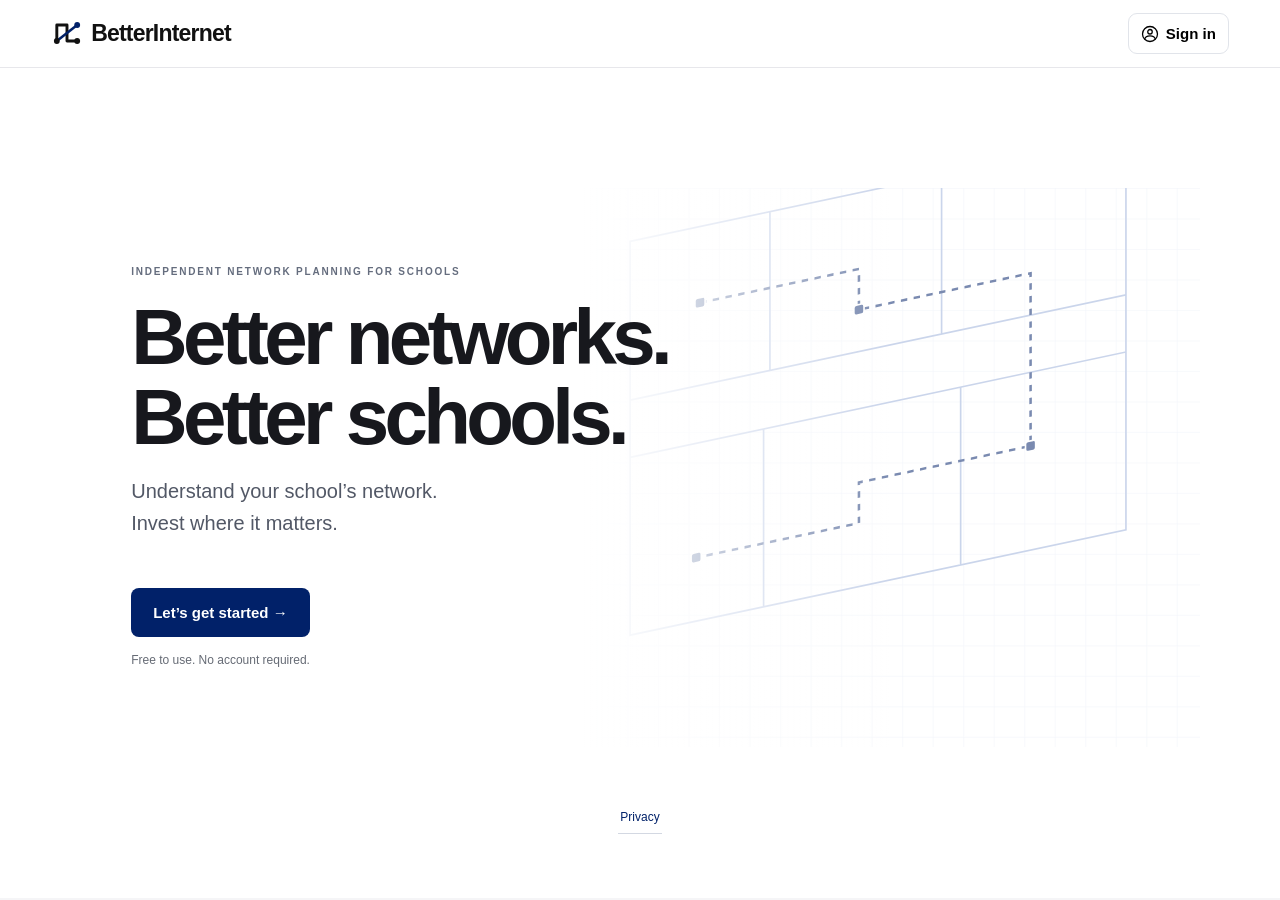
<file: index.html>
<!doctype html><html lang="en"><head><meta charset="utf-8"><meta name="viewport" content="width=device-width,initial-scale=1"><meta name="description" content="BetterInternet school network planning studio, EE 582 final 1.0."><link rel="icon" href="[data-uri]" type="image/svg+xml"><title>BetterInternet — School network design studio</title><style>
:root{color-scheme:light;--bg:#f5f5f7;--panel:#ffffff;--line:#dce3ec;--text:#000000;--muted:#000000;--blue:#012169;--accent:#202020}*{box-sizing:border-box}body{margin:0;background:var(--bg);color:var(--text);font:14px/1.55 Inter, -apple-system, BlinkMacSystemFont, "Segoe UI", sans-serif}button,input,select{font:inherit}button{cursor:pointer;color:var(--text);background:#ffffff;border:1px solid #cbd5e1;border-radius:8px;padding:8px 12px}button:hover{background:#edf1f7}button:focus-visible,input:focus-visible,select:focus-visible,[tabindex]:focus-visible{outline:2px solid var(--blue);outline-offset:3px}button.primary{background:#012169;color:#ffffff;border-color:#012169;font-weight:700}button.active{border-color:var(--blue);background:#eef2ff}button:disabled{opacity:.4;cursor:not-allowed}header{height:64px;border-bottom:1px solid var(--line);display:flex;align-items:center;justify-content:space-between;padding:0 clamp(16px,4vw,54px)}.brand{font-size:22px;font-weight:750;letter-spacing:-.9px;display:flex;gap:9px;align-items:center}.brand b{color:var(--blue)}.brand svg{width:27px}.eyebrow{font-size:11px;letter-spacing:1.7px;color:var(--accent);font-weight:700}.muted{color:var(--muted)}main{max-width:1540px;margin:auto;padding:28px clamp(16px,4vw,54px) 40px}.intro{display:flex;justify-content:space-between;align-items:end;gap:20px;margin-bottom:24px}h1{font-size:clamp(26px,3vw,39px);letter-spacing:-1.3px;line-height:1.12;margin:7px 0 8px}p{margin:0}.draft{color:var(--muted);font-size:12px;border:1px solid var(--line);border-radius:20px;padding:5px 11px;white-space:nowrap}.steps{display:grid;grid-template-columns:repeat(4,1fr);gap:8px;margin-bottom:20px}.step{border:1px solid var(--line);border-radius:9px;padding:10px 12px;display:flex;gap:9px;align-items:center;color:var(--muted)}.step strong{font-size:13px}.step span{font-size:11px;color:#000000}.step.current{background:#eef2ff;border-color:#8293b0;color:var(--text)}.step.current span{color:var(--blue)}.metrics{display:grid;grid-template-columns:repeat(4,1fr);gap:10px;margin:0 0 16px}.metric{border:1px solid var(--line);background:var(--panel);border-radius:10px;padding:12px 15px}.metric small{color:var(--muted)}.metric b{display:block;font-size:25px;line-height:1.4;letter-spacing:-.6px;font-variant-numeric:tabular-nums}.workspace{display:grid;grid-template-columns:minmax(0,1fr) 300px;gap:14px;align-items:start}.panel{border:1px solid var(--line);background:var(--panel);border-radius:12px;overflow:hidden}.panel-head{padding:14px 16px;border-bottom:1px solid var(--line);display:flex;align-items:center;justify-content:space-between;gap:8px;flex-wrap:wrap}.panel-head strong{font-size:15px}.toolbar{display:flex;gap:6px;flex-wrap:wrap}.toolbar button{font-size:12px;padding:6px 9px}.canvas{padding:12px;background:#f7f9fc}#plan{width:100%;height:auto;display:block;touch-action:none;user-select:none}.room{cursor:pointer;outline:none}.room>rect:first-child{fill:#f0f4f8;stroke:#8999ad;stroke-width:1.7}.room:hover>rect:first-child,.room:focus-visible>rect:first-child{fill:#edf1f7}.room.selected>rect:first-child{fill:#eef2ff;stroke:#012169;stroke-width:2.6}.room text{pointer-events:none}.room .furniture{stroke:#a5b3c4;fill:#d9e2ed;stroke-width:1;opacity:.65}.marker{cursor:grab;outline:none}.marker:active{cursor:grabbing}.marker:focus-visible .body,.marker.selected .body{stroke:#012169;stroke-width:2.8}.legend{padding:10px 16px;border-top:1px solid var(--line);display:flex;gap:16px;flex-wrap:wrap;color:var(--muted);font-size:12px}.dot{display:inline-block;width:9px;height:9px;border-radius:50%;margin-right:5px;background:var(--blue)}.square{display:inline-block;width:9px;height:9px;border-radius:1px;background:var(--accent);margin-right:5px}.inspector{padding:16px}.inspector h2{font-size:19px;margin:0 0 3px;letter-spacing:-.35px}.fields{display:grid;gap:13px;margin-top:18px}.fields label{display:block;font-size:12px;color:var(--muted);margin-bottom:4px}.fields input,.fields select{width:100%;padding:8px 9px;background:#ffffff;border:1px solid #cbd5e1;border-radius:7px;color:var(--text)}.pair{display:grid;grid-template-columns:1fr 1fr;gap:9px}.note{font-size:12px;color:var(--muted);border-top:1px solid var(--line);padding-top:12px;margin-top:16px}.actions{display:flex;gap:7px;flex-wrap:wrap;margin-top:15px}.footer{display:flex;justify-content:space-between;gap:15px;flex-wrap:wrap;margin-top:17px;font-size:12px;color:var(--muted)}.status{color:var(--accent)}.danger{color:#b42318} @media(max-width:900px){.workspace{grid-template-columns:1fr}.intro{align-items:start}.steps{grid-template-columns:repeat(2,1fr)}}@media(max-width:520px){.intro{display:block}.draft{display:inline-block;margin-top:12px}.metrics{grid-template-columns:repeat(2,1fr)}.step{padding:8px}.step strong{font-size:11px}.panel-head{padding:12px}.brand{font-size:19px}header .muted{font-size:11px}.canvas{padding:4px}} 

header{background:#fff} .brand{font-weight:700;letter-spacing:-.8px}.eyebrow{color:#012169;letter-spacing:1.3px;font-size:10px} h1{font-weight:700;letter-spacing:-1.5px} .draft{background:#fff} .step{background:#fff} .step.current{box-shadow:inset 0 -2px #012169} .metric{box-shadow:0 2px 6px #24334808;padding:16px 17px}.metric b{font-weight:650;font-size:29px}.metric small{font-weight:500}.panel{box-shadow:0 3px 12px #24334808}.panel-head{background:#fff}.panel-head strong{font-weight:650}.canvas{padding:15px}.inspector h2{font-weight:650}.fields label{font-weight:550}.toolbar button{font-weight:550}.room .furniture{opacity:.75}.marker:focus-visible .body,.marker.selected .body{stroke:#000000;stroke-width:2.8}.note{line-height:1.6}.footer{align-items:center}.status{font-weight:550}
.brand b,.eyebrow,.step.current span,.status{color:#000000}

body{background:#f5f5f7}header{position:sticky;top:0;z-index:5;height:68px;background:#fff;border-color:#e7e7eb}.brand{text-decoration:none;color:#111;font-size:23px;gap:8px}.brand svg{width:32px;height:32px}header .muted{font-size:13px}.home{background:#fff;padding:64px clamp(20px,6vw,90px) 48px}.hero{max-width:1400px;margin:auto;display:grid;grid-template-columns:1fr 1fr;gap:40px;align-items:center}.hero h1{font-size:clamp(42px,5vw,74px);letter-spacing:-.055em;line-height:1.02;margin:18px 0 22px}.hero p{font-size:19px;max-width:580px;line-height:1.55}.hero .primary{display:inline-block;text-decoration:none;padding:13px 24px;border-radius:12px;background:#012169;color:#fff;font-weight:650;margin-top:25px}.hero-art{padding:24px;background:#f5f5f7;border-radius:24px;transform:rotate(-3deg);border:1px solid #e5e5eb}.hero-art svg{width:100%;display:block}.mission{max-width:1400px;margin:52px auto 0;border-top:1px solid #e5e5eb;padding-top:28px;display:grid;grid-template-columns:1fr 1fr;gap:40px}.mission h2{font-size:25px;letter-spacing:-.7px;margin:5px 0 8px}.eyebrow{color:#012169}.intro h1{font-size:42px}.steps{display:flex;border-bottom:1px solid #ddd;gap:24px}.step{border:0;background:transparent;padding:10px 2px;border-radius:0}.step.current{background:transparent;box-shadow:inset 0 -3px #012169}.step span{font-size:11px}.panel,.metric{border-color:#e3e3e8;border-radius:16px;box-shadow:none}.canvas{background:#fafafa}.room>rect:first-child{fill:#fff;stroke:#444;stroke-width:1.5}.room.selected>rect:first-child{fill:#eef2ff;stroke:#012169}.room .furniture{fill:#e9e9ed;stroke:#c4c4cc}.fields input,.fields select{border:0;background:#f5f5f7;padding:11px;border-radius:10px}.fields input[type=number]{appearance:textfield}.fields input::-webkit-inner-spin-button{appearance:none}.stepper{display:flex;background:#f5f5f7;border-radius:10px;align-items:center;gap:3px;padding:3px}.stepper input{min-width:0;text-align:center;padding:5px!important}.stepper button{border:0;background:white;border-radius:8px;padding:4px 10px;font-size:18px;line-height:1.5}.choice{display:flex;gap:5px;flex-wrap:wrap}.choice button{border:0;background:#f5f5f7;font-size:12px;padding:8px 10px}.choice button.active{background:#eef2ff;color:#012169;box-shadow:inset 0 0 0 1px #012169}.constraints{padding:16px 18px;margin-bottom:16px;display:flex;gap:20px;align-items:center;justify-content:space-between}.constraints p{font-size:13px}.constraints strong{font-size:15px}.constraints .choice{flex-shrink:0}.footer{padding-bottom:15px}.toolbar button{border-color:#e3e3e8;border-radius:9px}.marker.locked{cursor:default}.marker.locked .body{stroke:#111;stroke-dasharray:2 2}.note{font-size:12px} @media(max-width:800px){.hero,.mission{grid-template-columns:1fr}.hero-art{transform:none}.home{padding-top:36px}.constraints{display:block}.constraints .choice{margin-top:12px}.steps{overflow:auto;gap:14px}.step{flex-shrink:0}.intro h1{font-size:32px}header .muted{display:none}} 

:root,dialog{color-scheme:light}dialog.modal{background:#fff!important;color:#111!important;border:1px solid #e0e0e5;border-radius:20px}dialog::backdrop{background:#1115}dialog input,dialog select{background:#f5f5f7;color:#111}.preset-card{display:block;text-align:left;width:100%;padding:14px;margin:8px 0;border:1px solid #ddd;border-radius:12px;background:white}.preset-card.active{border:2px solid #012169;background:#eef2ff}.preset-card strong,.preset-card small{display:block}.heat-key{display:grid;grid-template-columns:repeat(5,1fr);gap:5px;margin:8px 0}.heat-key span{font-size:11px;line-height:1.3}.heat-key i{display:block;height:10px;border-radius:3px;margin-bottom:5px}.planwrap{overflow:auto!important}.room-actions{display:flex;gap:6px;flex-wrap:wrap;margin:10px 0}.room-actions button{font-size:12px}.danger-button{color:#b42318}#heat{pointer-events:none}#heatInfo[hidden]{display:none} 

[hidden]{display:none!important}.studio{display:flex!important;align-items:flex-start;gap:12px}.studio>#canvasPanel{flex:1;min-width:0}.studio>#buildPanel{width:245px;flex:none}.studio>#propertiesPanel{width:270px;flex:none}.quickbar{display:flex;align-items:center;justify-content:space-between;gap:14px;background:#fff;border:1px solid #e3e3e8;border-radius:14px;padding:12px 16px;margin:0 0 12px;flex-wrap:wrap}.quickbar button{border-color:#e3e3e8}.quickbar button.active{color:#012169;font-weight:650;background:#eef2ff}.quickbar .small{margin-top:2px}.side{max-height:76vh;overflow:auto}.inspector2 .panel-head{margin:-12px -12px 10px;position:sticky;top:0;z-index:2}.planwrap{min-height:300px}.dialog-header{position:sticky;top:0;background:#fff;display:flex;justify-content:space-between;align-items:center;z-index:10;padding:8px 0;border-bottom:1px solid #e3e3e8}.dialog-header h2{margin:0}.modal{max-height:85vh;overflow:hidden!important;display:flex;flex-direction:column;max-width:min(720px,94vw)}.modal:not([open]){display:none!important}#dialogBody{overflow:auto;min-height:0;padding-top:12px;overscroll-behavior:contain}.modal button,.modal input,.modal select{color-scheme:light}.compare summary{cursor:pointer}.compare p{margin-top:10px}#environment,#usage{width:100%;padding:9px;border:1px solid #e3e3e8;border-radius:9px;background:#f5f5f7;color:#111}.room-outline{cursor:grab}.room-outline:active{cursor:grabbing}.metrics{margin-bottom:12px}.metric{padding:10px 14px}.metric b{font-size:24px}.intro{margin-bottom:8px}.intro h1{font-size:34px}.steps{margin-bottom:8px}.constraints{padding:10px 14px;margin-bottom:12px}.toolbar button{white-space:nowrap}.heat-key{max-width:620px}#heatInfo{border-bottom:1px solid #e3e3e8}.studio .side h3{margin-top:0}.studio .side .small{line-height:1.5}@media(max-width:1000px){.studio{flex-wrap:wrap}.studio>#canvasPanel{order:0;flex-basis:100%}.studio>#buildPanel,.studio>#propertiesPanel{order:1;width:auto;flex:1 1 280px;max-height:none}}@media(max-width:650px){.quickbar .controls{width:100%}.quickbar button{font-size:12px}.intro h1{font-size:30px}}

/* Draft 2.4: fewer persistent controls, one contextual panel */

#studio{max-width:1380px;margin:auto;padding:26px clamp(14px,4vw,54px) 30px}.intro{margin-bottom:14px}.intro h1{font-size:clamp(32px,4vw,48px);line-height:1.1;margin:0 0 8px}.intro p{margin:0}.topActions{display:flex;gap:8px;flex-wrap:wrap}.steps{display:flex!important;gap:4px;background:#eaeaf0;padding:4px;border-radius:12px;max-width:650px;margin:16px 0}.step{flex:1;background:transparent;border:0!important;box-shadow:none!important;padding:9px!important;text-align:center;border-radius:9px;justify-content:center}.step span{display:none}.step.current{background:white;box-shadow:0 1px 4px #0001!important}.step.current button{color:#012169}.step[aria-disabled=true]{display:none}.metrics{display:flex!important;gap:20px;margin:14px 0;flex-wrap:wrap}.metric{background:transparent!important;box-shadow:none!important;border:0!important;padding:0 18px 0 0!important;border-right:1px solid #ddd!important;min-width:110px}.metric b{font-size:24px}.metric small{font-size:12px}.studio{position:relative;gap:12px}.studio>#buildPanel,.studio>#propertiesPanel{width:275px;max-height:620px;overflow:auto}.studio>#canvasPanel{border-radius:18px;overflow:hidden}.toolbar{gap:5px}.toolbar button{border-color:#e5e5e8;padding:7px 10px;font-size:12px}.planwrap{max-height:65vh;min-height:260px}.planwrap svg{max-height:65vh;aspect-ratio:56/34}.panel-head{padding:12px 16px!important}.legend{font-size:11px;padding:8px 14px}.nextrow{display:flex;justify-content:flex-end;margin-top:12px}#viewOptions{padding:12px 16px 0}#viewOptions p{margin:8px 0}#roomKey{display:flex;flex-wrap:wrap;gap:12px;padding:8px 16px;font-size:12px}#roomKey i{display:inline-block;width:12px;height:12px;border-radius:3px;margin-right:5px;border:1px solid #0002}.compare{margin-top:8px}.setupChoice{display:block;width:100%;text-align:left;padding:16px;border:1px solid #ddd;border-radius:13px;margin:9px 0}.setupChoice.active{border:2px solid #012169;background:#f4f6ff}.setupChoice strong{display:block;font-size:17px}.setupChoice small{display:block;margin-top:3px}.setupStep{font-size:12px;color:#012169;font-weight:700;letter-spacing:.7px}.setupActions{display:flex;justify-content:space-between;gap:8px;margin-top:20px}.menuList{display:grid;gap:8px}.menuList button{text-align:left;padding:12px}.room-label{font-weight:600}.dialog-header{background:#fff!important}#analysisPanel details{margin-top:8px}#analysisPanel .notice{margin-bottom:0} @media(max-width:850px){.studio{flex-wrap:wrap}.studio>#buildPanel,.studio>#propertiesPanel{width:100%;max-height:none}.studio>#canvasPanel{flex-basis:100%;order:-1}.planwrap svg{max-height:none}.topActions{margin-top:10px}.metrics{gap:10px}.metric{min-width:85px}.metric b{font-size:21px}}

.studio{flex-wrap:wrap!important}.studio>#canvasPanel{flex:0 0 100%!important;order:-1}.studio>#propertiesPanel,.studio>#buildPanel{width:100%!important;max-height:none!important}.studio>#propertiesPanel #inspector{display:grid;grid-template-columns:repeat(auto-fit,minmax(180px,1fr));gap:8px;align-items:start}.studio>#buildPanel #roomLibrary{display:flex;flex-wrap:wrap}.planwrap svg{max-height:none!important}.planwrap{max-height:none!important}.studio>#buildPanel .stack{display:flex;flex-wrap:wrap}.studio>#propertiesPanel .field{margin:6px 0}.studio>#propertiesPanel .panel-head{padding:0 0 10px!important}

/* Keep the canvas at a stable scale and keep contextual tools within reach. */
.planwrap{width:min(100%,900px);margin:0 auto}.metric{border-radius:0!important}.studio>#buildPanel,.studio>#propertiesPanel{position:absolute;top:65px;z-index:4;width:270px!important;max-height:min(65vh,520px)!important;overflow:auto;box-shadow:0 12px 35px #1112;border:1px solid #ddd;background:#fff}.studio>#buildPanel{left:12px}.studio>#propertiesPanel{right:12px}.studio>#propertiesPanel #inspector{display:block}.studio>#buildPanel .stack{display:grid;grid-template-columns:1fr}.studio>#buildPanel #roomLibrary{display:grid;grid-template-columns:1fr 1fr}.studio>#buildPanel .field{margin-top:4px}.intro{align-items:center}.studio>#propertiesPanel .panel-head{position:sticky;top:-16px;background:white;z-index:2}.studio>#propertiesPanel .panel-head button{min-width:34px}.planwrap svg,.planwrap canvas{aspect-ratio:56/34}.planwrap{min-height:0}.compare{background:transparent!important;box-shadow:none!important}.nextrow{margin-bottom:16px}@media(max-width:700px){.studio>#buildPanel,.studio>#propertiesPanel{position:relative;top:auto;left:auto;right:auto;width:100%!important;max-height:none!important;order:-2}.studio>#canvasPanel{order:0}.metrics{margin:8px 0}.topActions{margin-top:10px}.studio>#propertiesPanel #inspector{display:block}}
</style><style>/* 2.4 */ .studio{display:flex!important;flex-wrap:nowrap!important;align-items:flex-start;gap:12px}.studio>#buildPanel{position:relative!important;left:auto;top:auto;width:220px!important;flex:0 0 220px!important;order:0!important;max-height:none!important;box-shadow:none;padding:12px}.studio>#canvasPanel{flex:1 1 0!important;order:1!important;min-width:0}.studio>#propertiesPanel{top:75px;right:10px;width:268px!important;max-height:65vh!important;z-index:5}.studio>#buildPanel #roomLibrary{grid-template-columns:repeat(2,minmax(0,1fr))!important;gap:5px}.studio>#buildPanel #roomLibrary button{display:flex;flex-direction:column;align-items:center;justify-content:center;gap:5px;min-height:55px;font-size:11px;padding:6px;background:#f5f5f7;border:0}.studio>#buildPanel #roomLibrary button svg{width:20px;height:20px}.studio>#buildPanel .stack button{font-size:12px}.studio>#buildPanel .stack button svg{vertical-align:middle;margin-right:4px}.iconButton{display:inline-flex;align-items:center;justify-content:center;width:32px;height:32px;padding:5px!important}.toolbar{align-items:center;flex-wrap:wrap}.toolbar #zoomLabel{font-size:11px;min-width:34px;text-align:center}.planwrap{width:100%;max-width:none}.planwrap svg,.planwrap canvas{max-width:none!important}.legend24{display:flex;align-items:center;gap:10px;font-size:12px}.gradient24{height:8px;border-radius:5px;flex:1;max-width:240px;background:linear-gradient(90deg,#d84a4a,#e88942,#e7c34e,#80bd55,#17894d)}#heatInfo p{margin:5px 0 0}#inspector details select{display:block;width:100%;margin:6px 0 10px;padding:7px;background:#f5f5f7;border:1px solid #ddd;border-radius:6px}#inspector details label{font-size:12px}#inspector details summary{cursor:pointer;font-size:13px;margin:10px 0}#buildPanel .checkline{font-size:11px!important}#buildPanel hr{margin:10px 0}#buildPanel h3{font-size:15px}#buildPanel .sub{font-size:12px}#planTab,#analyzeTab{cursor:pointer}.room-outline{pointer-events:all} @media(max-width:750px){.studio{flex-wrap:wrap!important}.studio>#buildPanel{flex:1 1 100%!important;width:100%!important}.studio>#buildPanel #roomLibrary{grid-template-columns:repeat(5,minmax(0,1fr))!important}.studio>#canvasPanel{flex-basis:100%!important}.studio>#propertiesPanel{position:relative;top:auto;right:auto;order:2;width:100%!important;max-height:none!important}}</style><style>body.studio-page #home,body:not(.studio-page) #studio{display:none!important}body.studio-page #studio{max-width:none;margin:0 auto;padding:18px 24px 30px;min-height:calc(100vh - 70px)}body.studio-page .intro{margin:0 0 12px!important;padding:0!important}body.studio-page .intro h1{font-size:30px!important}body.studio-page .steps,body.studio-page .metrics{margin:8px 0!important}body.studio-page #planwrap{max-height:calc(100vh - 310px);min-height:240px}#bulk25{display:flex;gap:8px;align-items:center;padding:8px 14px}#bulk25[hidden]{display:none!important}.capacity25{padding:10px;border:1px solid #e4e4e7;border-radius:10px;margin:10px 0;font-size:12px}</style><script>try{window.BIHadSchool12=!!(localStorage.getItem("betterinternet-v31-current")||localStorage.getItem("betterinternet-v2-current"))}catch{window.BIHadSchool12=false}</script><link rel="stylesheet" href="./studio12.css"></head><body><header><a class="brand" href="#home"><svg viewBox="0 0 44 44" aria-hidden="true"><path d="M8 33 V11 H22 V33 H36" stroke="#111111" stroke-width="4" stroke-linecap="round" stroke-linejoin="round" fill="none"/><path d="M8 33 L36 11" stroke="#012169" stroke-width="3.5" stroke-linecap="round"/><circle cx="8" cy="33" r="4" fill="#111111"/><circle cx="36" cy="11" r="4" fill="#012169"/><circle cx="36" cy="33" r="4" fill="#111111"/></svg><span>BetterInternet</span></a><span class="muted">Smarter networks. Better connections.</span></header><section class="home" id="home"><div class="hero"><div><div class="eyebrow">INDEPENDENT NETWORK PLANNING FOR SCHOOLS</div><h1>Smarter networks.<br>Better connections.</h1><p>Schools have changed. Their networks haven’t always kept up. Plan your infrastructure, evaluate wireless coverage and capacity, and make informed decisions with the resources you have.</p><a class="primary" href="#studio">Start planning →</a></div><div class="hero-art"><svg viewBox="0 0 520 320" role="img" aria-label="Illustrative school layout with access point locations"><rect x="15" y="15" width="490" height="290" rx="8" fill="white" stroke="#111" stroke-width="2"/><g stroke="#111" stroke-width="2" fill="none"><path d="M15 135H505 M15 180H505 M140 15V135 M260 15V135 M380 15V135 M180 180V305 M310 180V305"/></g><g fill="#012169" opacity=".08"><circle cx="75" cy="75" r="45"/><circle cx="435" cy="75" r="45"/><circle cx="245" cy="240" r="45"/></g><g fill="#012169"><circle cx="75" cy="75" r="9"/><circle cx="435" cy="75" r="9"/><circle cx="245" cy="240" r="9"/></g><g fill="#111" font-size="12" text-anchor="middle"><text x="75" y="112">Classroom</text><text x="200" y="75">Classroom</text><text x="320" y="75">Science lab</text><text x="435" y="112">Library</text><text x="260" y="163">Corridor</text><text x="95" y="250">Computer lab</text><text x="245" y="280">Office</text><text x="410" y="250">Gymnasium</text></g><path d="M75 75L245 240L435 75" stroke="#012169" stroke-width="1.5" stroke-dasharray="5 6" fill="none"/></svg><small>Illustrative network layout · not a coverage prediction</small></div></div><div class="mission"><div><div class="eyebrow">OUR MISSION</div><h2>Every school deserves reliable connectivity.</h2><p>Built for school IT professionals working with limited funding, aging hardware and centrally managed infrastructure.</p></div><div><div class="eyebrow">OUR PRINCIPLE</div><h2>Make the most of what you have.</h2><p>Understand existing constraints before investing in upgrades. Independent, accessible and evidence-driven.</p></div></div></section><style>
#studio{scroll-margin-top:84px}.studio{display:grid;grid-template-columns:220px minmax(0,1fr) 280px;gap:12px;align-items:start}.side{padding:16px}.side h3{margin:0 0 12px;font-size:15px}.side hr{border:0;border-top:1px solid #e5e5e5;margin:16px 0}.stack{display:grid;gap:7px}.stack button{text-align:left}.small{font-size:12px}.sub{font-size:11px;font-weight:650;letter-spacing:1px;text-transform:uppercase}.field{display:grid;gap:5px;margin:12px 0}.field input,.field select,#projectName,#searchModel{width:100%;border:1px solid #e5e5e5;background:#f5f5f7;border-radius:9px;padding:9px;color:#111}.field input[type=checkbox]{width:auto}.field label{font-size:12px;font-weight:600}.controls{display:flex;gap:6px;flex-wrap:wrap}.controls button{font-size:12px}.tool-active{background:#eef2ff!important;border-color:#012169!important;color:#012169}.canvas{padding:5px}.planwrap{position:relative;overflow:hidden;background:#fafafa}.planwrap canvas,.planwrap svg{width:100%;height:auto;display:block;aspect-ratio:56/34}.planwrap canvas{position:absolute;inset:0;pointer-events:none}.planwrap svg{position:relative;touch-action:none;user-select:none}.room-outline{cursor:grab}.room-outline.selected{stroke:#012169;stroke-width:.22}.item{cursor:grab}.room-label{pointer-events:none;font-weight:600}.summary-row{display:flex;justify-content:space-between;gap:6px;padding:8px 0;border-bottom:1px solid #eee;font-size:12px}.summary-row b{font-size:14px}.pill{display:inline-block;font-size:11px;padding:5px 9px;border-radius:20px;background:#f5f5f7}.step button{border:0;background:none;padding:0;font-weight:650}.modal{border:1px solid #ddd;border-radius:18px;padding:24px;max-width:720px;width:94%;max-height:85vh;overflow:auto;color:#111}.modal::backdrop{background:#0005}.modal h2{margin:0 0 10px;font-size:25px}.modelrow{display:flex;justify-content:space-between;align-items:center;gap:12px;border-bottom:1px solid #eee;padding:12px 0}.modelrow a{font-size:12px;color:#012169}.notice{padding:12px;border-radius:10px;background:#f5f5f7;font-size:12px;margin:10px 0}.checkline{display:flex;align-items:center;gap:8px;font-size:12px;margin:8px 0}.heatlegend{height:10px;border-radius:8px;background:linear-gradient(90deg,#d03e40,#f2b747,#c4d85d,#2ba99b,#012169)}.compare{margin-top:12px;padding:14px}.compare h3{margin:0 0 6px}.table{border-collapse:collapse;width:100%;font-size:12px}.table td,.table th{padding:8px;border-bottom:1px solid #eee;text-align:left}.error{color:#a21b1b}.primary{white-space:nowrap}.metrics{grid-template-columns:repeat(4,1fr)}.hero-art{transform:none}#roomLibrary button{padding:6px 9px;font-size:12px}#roomLibrary{gap:5px}.field .stepper input{border:0;min-width:0}.field .stepper button{padding:4px 8px}.step.current{box-shadow:inset 0 -3px #012169}.steps{margin-bottom:14px}.step[aria-disabled=true]{opacity:.6}@media(max-width:1100px){.studio{grid-template-columns:180px minmax(0,1fr)}.studio>.inspector2{grid-column:1/-1}}@media(max-width:700px){.studio{grid-template-columns:1fr}.studio>.inspector2{grid-column:auto}.metrics{grid-template-columns:repeat(2,1fr)}.side .stack{grid-template-columns:repeat(2,1fr)}.intro{display:block}.hero h1{font-size:46px}}

:root,dialog{color-scheme:light}dialog.modal{background:#fff!important;color:#111!important;border:1px solid #e0e0e5;border-radius:20px}dialog::backdrop{background:#1115}dialog input,dialog select{background:#f5f5f7;color:#111}.preset-card{display:block;text-align:left;width:100%;padding:14px;margin:8px 0;border:1px solid #ddd;border-radius:12px;background:white}.preset-card.active{border:2px solid #012169;background:#eef2ff}.preset-card strong,.preset-card small{display:block}.heat-key{display:grid;grid-template-columns:repeat(5,1fr);gap:5px;margin:8px 0}.heat-key span{font-size:11px;line-height:1.3}.heat-key i{display:block;height:10px;border-radius:3px;margin-bottom:5px}.planwrap{overflow:auto!important}.room-actions{display:flex;gap:6px;flex-wrap:wrap;margin:10px 0}.room-actions button{font-size:12px}.danger-button{color:#b42318}#heat{pointer-events:none}#heatInfo[hidden]{display:none} 
</style>
<main id="studio"><section class="intro"><div><h1 id="schoolTitle">Your school.</h1><p id="schoolSubtitle">Document your existing network.</p></div><div class="topActions"><button id="projectMenu">Project ▾</button><button id="controlMenu">Network control</button></div></section>
<nav class="steps" aria-label="Development stages"><div class="step current" id="planTab"><span>01</span><button onclick="setView('plan')">Plan</button></div><div class="step" id="analyzeTab"><span>02</span><button onclick="setView('analyze')">Analyze</button></div><div class="step" aria-disabled="true"><span>03</span><strong>Capacity · Draft 3</strong></div><div class="step" aria-disabled="true"><span>04</span><strong>Recommendations · Final</strong></div></nav>
<section class="panel constraints" hidden><div><strong>Project workspace</strong><p>Private, local-only projects. No account or payment required.</p></div><div class="controls"><button id="demo">Demo school</button><button id="blank">New school</button><button id="projects">My projects</button><button id="save">Save</button><button id="export">Export</button><button id="import">Import</button><input id="importFile" type="file" accept=".json" hidden></div></section>
<section class="metrics" id="metrics3"><div class="metric"><small>Access points</small><b id="apCount">0</b></div><div class="metric"><small>Ethernet jacks</small><b id="jackCount">0</b></div><div class="metric"><small>Wireless devices</small><b id="wifiCount">0</b></div><div class="metric"><small>Area with adequate signal</small><b id="covCount">—</b></div></section>
<div class="quickbar" hidden><div><strong>Network control</strong><div class="small">Choose what your school is allowed to change.</div></div><div class="controls" id="quickPerm"><button data-quick="fixed">Centrally managed</button><button data-quick="limited">Limited control</button><button data-quick="full">Full control</button><button id="customPerm">Customize…</button></div></div><div class="studio"><aside class="panel side" id="buildPanel" hidden><h3>Add to plan</h3><div class="field" hidden><label for="projectName">Project name</label><input id="projectName" maxlength="70"></div><div class="sub">Room library</div><p class="small">Drag or click a template.</p><div id="roomLibrary" class="stack"></div><hr><div class="sub">Equipment</div><div class="stack" style="margin-top:9px"><button id="selectTool">Select / move</button><button id="apTool">＋ Access point</button><label class="checkline" style="font-size:12px"><input id="includeJack" type="checkbox" checked> Include a documented Ethernet jack</label><button id="jackTool">＋ Ethernet jack</button><button hidden id="inventory">Equipment inventory</button></div><hr><div class="sub" hidden>Configuration</div><div class="controls" hidden style="margin-top:8px"><button id="baseBtn">Existing</button><button id="proposalBtn">Proposed</button></div><p hidden class="small" id="modeHint" style="margin-top:8px"></p><button id="permissions" hidden style="margin-top:10px;width:100%">Change permissions</button></aside>
<section class="panel" id="canvasPanel"><div class="panel-head"><div><strong id="canvasTitle">Existing floor plan</strong><div class="small" id="canvasHint">Drag rooms and equipment to document reality.</div></div><div class="toolbar"><button id="planSettings" title="Building settings" aria-label="Building settings"></button><button id="toolsToggle">＋ Add</button><button id="quickInventory">Equipment</button><button id="quickBase">Existing</button><button id="quickProposal">Proposed</button><button hidden id="snapToggle" aria-pressed="true">Magnetic snap on</button><button hidden id="quickDelete" disabled>Delete</button><button hidden id="heatToggle">Show signal map</button><button id="undo" title="Undo">Undo</button><button id="redo" title="Redo">Redo</button><button hidden id="zoomOut" title="Zoom out">−</button><button hidden id="zoomIn" title="Zoom in">+</button><button hidden id="fit">Fit</button></div></div><div id="viewOptions" hidden><div class="controls"><button hidden id="roomView">Room assessment</button><button hidden id="detailView">Detailed heatmap</button><button id="analysisSettings">Settings</button></div><p class="small">Predicted signal only. See Capacity for workload and bandwidth.</p></div><div id="heatInfo" style="padding:12px 16px" hidden><strong>Signal strength only · not device capacity or speed</strong><div class="heat-key"><span><i style="background:#d84a4a"></i>Very weak<br>Below −85</span><span><i style="background:#e88942"></i>Weak<br>−85 to −75</span><span><i style="background:#e7c34e"></i>Fair<br>−75 to −67</span><span><i style="background:#80bd55"></i>Good<br>−67 to −55</span><span><i style="background:#17894d"></i>Strong<br>−55 or higher</span></div><p class="small">Green means stronger predicted signal; orange or red indicates areas to investigate. Colors blend between the reference values above. This map does not measure speed or how many devices an AP can support.</p><p id="pointSignal" class="small" style="margin-top:8px">Hover over a room to inspect its predicted signal.</p></div><div class="planwrap" id="planwrap"><canvas id="heat" width="1120" height="680"></canvas><svg id="plan" viewBox="-2 -2 56 34" aria-label="Interactive school floor plan"></svg></div><div id="roomKey" hidden><span><i style="background:#d8efdf"></i>Good signal</span><span><i style="background:#fff0c9"></i>Fair signal</span><span><i style="background:#f9d9d9"></i>Weak signal</span><span>Good: ≥90% of room meets signal target · Fair: 60–89% · Weak: below 60%</span></div><div class="legend"><span><i class="dot"></i>Existing AP</span><span><i class="square"></i>Ethernet jack</span><span class="legend-proposal"><i></i>New AP / proposed equipment</span><span>Grid: 1 m</span></div></section>
<aside class="panel side inspector2" id="propertiesPanel" hidden><div class="panel-head"><strong>Properties</strong><button id="closeProperties" aria-label="Close properties">×</button></div><div id="inspector"></div><section id="analysisPanel" hidden><hr><h3>Signal analysis</h3><p class="small">Signal only. See Capacity for predicted performance.</p><div class="field"><label>Building environment</label><select id="environment"><option value="2.2">Mostly open spaces</option><option value="3">Typical classrooms</option><option value="3.5">Heavy walls / older building</option><option value="custom">Custom</option></select></div><div class="field"><label>Planning goal</label><select id="usage"><option value="-80">Basic connectivity</option><option value="-72">Browsing and email</option><option value="-67">Classroom learning</option></select></div><details><summary>Advanced engineering settings</summary><div class="field"><label>Coverage target</label><div class="controls" id="targets"></div></div><div class="field"><label>Path-loss exponent</label><input id="exponent" type="range" min="2" max="4" step="0.1"><span id="exponentValue"></span></div></details><div class="field"><label>Heatmap opacity</label><input id="opacity" type="range" min="0.2" max="1" step="0.1" value="0.8"></div><div id="coverageStats"></div><div class="notice">Signal prediction only. Validate with an on-site survey.</div></section></aside></div>
<details class="panel compare"><summary><strong>Compare existing and proposed coverage</strong></summary><p class="small">Keep room geometry and settings constant while evaluating equipment changes.</p><div id="comparison"></div></details><details class="panel compare"><summary><strong>Engineering methodology</strong></summary><p>RSSI = transmit power + antenna gain − FSPL at 1 m − 10n log₁₀(d) − wall loss. A 1 m sampling grid evaluates the strongest AP. Shared walls are counted once per crossing; nominal wall losses are documented model assumptions. Capacity is evaluated separately using workload and airtime assumptions; external interference is not simulated.</p></details><div class="nextrow"><button class="primary" id="nextAnalyze">Analyze network →</button></div><div class="footer"><span id="status" role="status">Ready.</span><span id="saveState" aria-live="polite"></span><span></span></div></main>
<dialog id="dialog" class="modal"><div class="dialog-header"><h2 id="dialogTitle"></h2><button id="closeDialog" aria-label="Close">×</button></div><div id="dialogBody"></div></dialog>
<script>const initial={mode:'fixed',rooms:[
{id:'r1',name:'Classroom 101',x:0,y:0,w:11,h:12,wireless:30,wired:1,material:'Drywall',kind:'classroom'},
{id:'r2',name:'Classroom 102',x:11,y:0,w:11,h:12,wireless:30,wired:1,material:'Drywall',kind:'classroom'},
{id:'r3',name:'Science lab',x:22,y:0,w:12,h:12,wireless:24,wired:2,material:'Masonry',kind:'lab'},
{id:'r4',name:'Library',x:34,y:0,w:18,h:12,wireless:50,wired:6,material:'Drywall',kind:'library'},
{id:'r5',name:'Hallway',x:0,y:12,w:52,h:4,wireless:5,wired:0,material:'Masonry',kind:'hall'},
{id:'r6',name:'Computer lab',x:0,y:16,w:15,h:14,wireless:5,wired:30,material:'Drywall',kind:'lab'},
{id:'r7',name:'Office',x:15,y:16,w:10,h:8,wireless:8,wired:6,material:'Drywall',kind:'office'},
{id:'r8',name:'IT room',x:15,y:24,w:10,h:6,wireless:1,wired:4,material:'Masonry',kind:'office'},
{id:'r9',name:'Gymnasium',x:25,y:16,w:27,h:14,wireless:60,wired:2,material:'Concrete',kind:'gym'}],
aps:[{id:'ap1',name:'AP-01',x:5,y:5},{id:'ap2',name:'AP-02',x:18,y:14},{id:'ap3',name:'AP-03',x:43,y:6},{id:'ap4',name:'AP-04',x:38,y:23}],jacks:[{id:'j1',name:'J-01',x:2,y:3.5},{id:'j2',name:'J-02',x:16,y:14},{id:'j3',name:'J-03',x:48,y:3.5},{id:'j4',name:'J-04',x:27,y:18},{id:'j5',name:'J-05',x:17,y:28}],nextAP:5,nextJack:6};
</script><script>// Identification catalog only: radio assumptions remain explicit, not claimed as verified datasheet values.
const CATALOG=[
['Ubiquiti','UniFi AP','UAP','4'],['Ubiquiti','UniFi AP Long Range','UAP-LR','4'],['Ubiquiti','UniFi AP Pro','UAP-PRO','4'],['Ubiquiti','UniFi AC Lite','UAP-AC-LITE','5'],['Ubiquiti','UniFi AC Pro','UAP-AC-PRO','5'],['Ubiquiti','UniFi AC LR','UAP-AC-LR','5'],['Ubiquiti','UniFi AC HD','UAP-AC-HD','5'],['Ubiquiti','UniFi nanoHD','UAP-nanoHD','5'],['Ubiquiti','UniFi FlexHD','UAP-FlexHD','5'],['Ubiquiti','UniFi U6 Lite','U6-Lite','6'],['Ubiquiti','UniFi U6 Pro','U6-Pro','6'],['Ubiquiti','UniFi U6 Long Range','U6-LR','6'],['Ubiquiti','UniFi U6 Enterprise','U6-Enterprise','6E'],['Ubiquiti','UniFi U6 Mesh','U6-Mesh','6'],['Ubiquiti','UniFi U7 Pro','U7-Pro','7'],['Ubiquiti','UniFi U7 Pro Max','U7-Pro-Max','7'],['Cisco','Aironet 1142','AIR-AP1142','4'],['Cisco','Aironet 1602','AIR-CAP1602','4'],['Cisco','Aironet 2602','AIR-CAP2602','4'],['Cisco','Aironet 2702i','AIR-CAP2702I','5'],['Cisco','Aironet 3702i','AIR-CAP3702I','5'],['Cisco','Aironet 2802i','AIR-AP2802I','5'],['Cisco','Aironet 3802i','AIR-AP3802I','5'],['Cisco','Catalyst 9115','C9115AXI','6'],['Cisco','Catalyst 9120','C9120AXI','6'],['Cisco','Catalyst 9130','C9130AXI','6'],['Aruba','AP-105','AP-105','4'],['Aruba','AP-225','AP-225','5'],['Aruba','AP-315','AP-315','5'],['Aruba','AP-335','AP-335','5'],['Aruba','AP-505','AP-505','6'],['Aruba','AP-515','AP-515','6'],['Aruba','AP-535','AP-535','6'],['Aruba','AP-635','AP-635','6E'],['Meraki','MR16','MR16','4'],['Meraki','MR33','MR33','5'],['Meraki','MR42','MR42','5'],['Meraki','MR46','MR46','6'],['Meraki','MR56','MR56','6'],['Meraki','MR57','MR57','6E'],['Ruckus','ZoneFlex 7372','ZF7372','4'],['Ruckus','R500','R500','5'],['Ruckus','R510','R510','5'],['Ruckus','R610','R610','5'],['Ruckus','R650','R650','6'],['Ruckus','R750','R750','6'],['TP-Link','Omada EAP225','EAP225','5'],['TP-Link','Omada EAP245','EAP245','5'],['TP-Link','Omada EAP610','EAP610','6'],['TP-Link','Omada EAP650','EAP650','6'],['TP-Link','Omada EAP670','EAP670','6'],['TP-Link','Omada EAP773','EAP773','7'],['Ubiquiti','UniFi U6+','U6-PLUS','6'],['Ubiquiti','UniFi U6 In-Wall','U6-IW','6'],['Ubiquiti','UniFi U6 Mesh Pro','U6-Mesh-Pro','6']].map(([brand,name,id,gen])=>({brand,name,id,gen,source:'Identity reference; RF values are assumed'}));
// Manufacturer datasheets checked 2026-11-26. [antenna gain dBi, maximum TX dBm, spatial streams] per band.
const VERIFIED={
'UAP':{url:'https://dl.ui.com/qsg/UAP_UAP-LR/UAP_UAP-LR_EN.html',radios:{'2.4':[4,20,2]},uplink:100},
'UAP-LR':{url:'https://dl.ui.com/qsg/UAP_UAP-LR/UAP_UAP-LR_EN.html',radios:{'2.4':[4,27,2]},uplink:100},
'UAP-PRO':{url:'https://dl.ubnt.com/qsg/UAP-Pro/UAP-PRO_EN.html',radios:{'2.4':[5,30,3],'5':[4,22,2]},uplink:1000},
'UAP-AC-LITE':{url:'https://techspecs.ui.com/unifi/wifi/uap-ac-lite',radios:{'2.4':[3,20,2],'5':[3,20,2]},uplink:1000},
'U6-Lite':{url:'https://techspecs.ui.com/unifi/wifi/u6-lite',radios:{'2.4':[2.8,23,2],'5':[3,23,2]},uplink:1000},
'U6-LR':{url:'https://techspecs.ui.com/unifi/wifi/u6-lr',radios:{'2.4':[4,26,4],'5':[5.5,26,4]},uplink:1000},
'UAP-AC-PRO':{url:'https://techspecs.ui.com/unifi/wifi/uap-ac-pro',radios:{'2.4':[3,22,3],'5':[3,22,3]},uplink:1000},
'UAP-AC-LR':{url:'https://techspecs.ui.com/unifi/wifi/unifi-ac-lr',radios:{'2.4':[3,24,3],'5':[3,22,2]},uplink:1000},
'UAP-AC-HD':{url:'https://techspecs.ui.com/unifi/wifi/uap-ac-hd',radios:{'2.4':[3,25,4],'5':[4,25,4]},uplink:1000},
'U6-Pro':{url:'https://techspecs.ui.com/unifi/wifi/u6-pro',radios:{'2.4':[4,22,2],'5':[6,26,4]},uplink:1000},
'U6-Mesh':{url:'https://techspecs.ui.com/unifi/wifi/u6-mesh',radios:{'2.4':[3,22,2],'5':[5,26,4]},uplink:1000},
'U6-Enterprise':{url:'https://techspecs.ui.com/unifi/wifi/u6-enterprise',radios:{'2.4':[3.2,22,2],'5':[5.3,26,4],'6':[6,26,4]},uplink:2500},
'U6-PLUS':{url:'https://techspecs.ui.com/unifi/wifi/u6-plus',radios:{'2.4':[3,23,2],'5':[5.4,23,2]},uplink:1000},
'U6-IW':{url:'https://techspecs.ui.com/unifi/wifi/u6-iw',radios:{'2.4':[5,22,2],'5':[5.9,26,4]},uplink:1000},
'U6-Mesh-Pro':{url:'https://techspecs.ui.com/unifi/wifi/u6-mesh-pro',radios:{'2.4':[8,22,2],'5':[8,27,2]},uplink:1000},
'U7-Pro':{url:'https://techspecs.ui.com/unifi/wifi/u7-pro',radios:{'2.4':[4,23,2],'5':[6,26,2],'6':[5.8,23,2]},uplink:2500}
};
for(const m of CATALOG)if(VERIFIED[m.id])m.spec=VERIFIED[m.id];
</script><script>// Pure deterministic, single-floor prediction. Coordinates and distances in meters.
(function(root){
const loss={Drywall:3,Masonry:8,Concrete:12};
function wallCrossings(a,b,rooms){let hits=[];let dx=b.x-a.x,dy=b.y-a.y;for(const r of rooms){let l=loss[r.material]??3;for(const [axis,v,lo,hi] of [['x',r.x,r.y,r.y+r.h],['x',r.x+r.w,r.y,r.y+r.h],['y',r.y,r.x,r.x+r.w],['y',r.y+r.h,r.x,r.x+r.w]]){let d=axis==='x'?dx:dy;if(Math.abs(d)<1e-9)continue;let t=(v-a[axis])/d;if(t<=1e-7||t>=1-1e-7)continue;let z=axis==='x'?a.y+t*dy:a.x+t*dx;if(z<lo-1e-7||z>hi+1e-7)continue;let hit=hits.find(h=>Math.abs(h.t-t)<1e-6);if(hit)hit.loss=Math.max(hit.loss,l);else hits.push({t,loss:l});}}return hits.reduce((s,h)=>s+h.loss,0)}
function obstructionLoss(a,b,rooms){let dx=b.x-a.x,dy=b.y-a.y,d=Math.hypot(dx,dy),sum=0;for(const r of rooms){let env=r.environment||(/library/i.test(r.name)?'dense':/mechanical|utility|storage/i.test(r.name)?'heavy':/gym/i.test(r.name)?'open':'typical');let rate={open:0,typical:0,metal:.18,dense:.35,heavy:.65}[env]||0;if(!rate)continue;let lo=0,hi=1;for(const [v,dv,min,max] of [[a.x,dx,r.x,r.x+r.w],[a.y,dy,r.y,r.y+r.h]]){if(Math.abs(dv)<1e-9){if(v<min||v>max){hi=-1;break}}else{let t1=(min-v)/dv,t2=(max-v)/dv;lo=Math.max(lo,Math.min(t1,t2));hi=Math.min(hi,Math.max(t1,t2))}}if(hi>lo)sum+=Math.min(12,rate*d*(hi-lo));}return sum*(a.band>=5?1:.65)}
function rssi(a,b,rooms,n){const d=Math.max(1,Math.hypot(a.x-b.x,a.y-b.y));return a.power+a.gain-(20*Math.log10(a.band*1000)-27.55)-10*n*Math.log10(d)-wallCrossings(a,b,rooms)-obstructionLoss(a,b,rooms)}
function evaluate(rooms,aps,n,target,step=1,width=52,height=30){let cells=[],good=0,sum=0;for(let y=step/2;y<height;y+=step)for(let x=step/2;x<width;x+=step){if(!rooms.some(r=>x>=r.x&&x<r.x+r.w&&y>=r.y&&y<r.y+r.h))continue;let v=aps.length?Math.max(...aps.map(a=>rssi(a,{x,y},rooms,n))):-Infinity;cells.push({x,y,v});if(v>=target)good++;sum+=v;}return {cells,total:cells.length,good,percent:cells.length?100*good/cells.length:null,mean:cells.length&&Number.isFinite(sum)?sum/cells.length:null}}
root.RF={rssi,wallCrossings,evaluate,loss};if(typeof module!=='undefined')module.exports=root.RF;
})(typeof window!=='undefined'?window:globalThis);
</script><script>const $=id=>document.getElementById(id),svg=$('plan'),copy=x=>JSON.parse(JSON.stringify(x)),esc=x=>String(x).replace(/[&<>"']/g,c=>({'&':'&amp;','<':'&lt;','>':'&gt;','"':'&quot;',"'":'&#39;'}[c])),clamp=(x,a,b)=>Math.max(a,Math.min(b,x)),snap=x=>Math.round(x*2)/2,uid=()=>Date.now().toString(36)+Math.random().toString(36).slice(2,8);const permissions=['Relocate existing APs','Modify AP settings','Install additional APs','Replace existing APs','Install new Ethernet runs','Upgrade internet bandwidth'];const templates=[['Classroom',9,8,30,2,'Drywall'],['Computer lab',10,9,5,30,'Drywall'],['Science lab',10,9,24,2,'Masonry'],['Library',15,12,50,5,'Drywall'],['Gymnasium',28,18,100,0,'Concrete'],['Office',5,5,4,3,'Drywall'],['Hallway',20,3,5,0,'Masonry'],['Common area',12,10,40,0,'Drywall'],['Utility room',5,4,0,0,'Concrete'],['Custom space',8,8,0,0,'Drywall']];
function allowed31(i){return !!p.hypothetical||p.permissions.includes(i)}
function makeProject(demo){return {id:uid(),name:demo?'Demo high school':'Untitled school',width:52,height:30,unit:'m',rooms:demo?copy(initial.rooms):[],aps:demo?initial.aps.map(a=>({...a,model:'Representative Wi-Fi 5',band:5,power:18,gain:3,gen:'5'})):[],jacks:demo?copy(initial.jacks):[],permissions:[],proposal:null,n:3,target:-67,custom:[]}}
let biScope='guest';function biStoreKey(key){return biScope==='guest'?'betterinternet-v31-'+key:'betterinternet-final-'+biScope+'-'+key}let p=makeProject(true),config='base',view='plan',tool='select',selected=null,drag=null,showHeat=false,store={};try{store=JSON.parse(localStorage.getItem('betterinternet-v31-projects')||localStorage.getItem('betterinternet-v2-projects')||'{}');let id=localStorage.getItem('betterinternet-v31-current')||localStorage.getItem('betterinternet-v2-current');if(store[id])p=store[id]}catch{}const active=()=>config==='base'?p:p.proposal;const list=type=>type==='room'?p.rooms:type==='ap'?active().aps:active().jacks;const current=()=>selected?list(selected.type).find(a=>a.id===selected.id):null;const baseItem=(type,id)=>p[type==='ap'?'aps':'jacks'].find(a=>a.id===id);function can(type,a,action){if(config==='base')return true;if(type==='room')return false;if(type==='jack')return !baseItem(type,a?.id)&&allowed31(4);if(!baseItem(type,a?.id))return allowed31(2);return action==='move'?allowed31(0):action==='settings'?allowed31(1):action==='model'?allowed31(3):false}function status(t){$('status').textContent=t}function save(quiet=false){try{store[p.id]=copy(p);localStorage.setItem(biStoreKey('projects'),JSON.stringify(store));localStorage.setItem(biStoreKey('current'),p.id);if($('saveState'))$('saveState').textContent='Saved locally';if(!quiet)status('Saved locally in this browser.')}catch{if($('saveState'))$('saveState').textContent='Not saved locally';status('Local storage unavailable. Export your project instead.')}}function change(){render();save(true)}function modal(title,html){$('dialogTitle').textContent=title;$('dialogBody').innerHTML=html;if(!$('dialog').open)$('dialog').showModal()}$('closeDialog').onclick=()=>$('dialog').close();function setView(v){view=v;showHeat=v==='analyze';render()}function setConfig(v){if(v==='proposal'&&!p.proposal)p.proposal={aps:copy(p.aps),jacks:copy(p.jacks)};config=v;tool='select';selected=null;render();inspect();save(true)}function setTool(t){tool=t;render();status(t==='select'?'Select or drag an item.':`Click the plan to document ${t==='ap'?'an AP':t==='jack'?'a jack':'a room'}.`)}function locationOK(r,skip){return r.x>=0&&r.y>=0&&r.x+r.w<=BW()&&r.y+r.h<=BH()&&!p.rooms.some(s=>s.id!==skip&&r.x<s.x+s.w&&r.x+r.w>s.x&&r.y<s.y+s.h&&r.y+r.h>s.y)}function addRoom(i,x,y){if(config!=='base')return;const [name,w,h,wireless,wired,material]=templates[i];let r={id:uid(),name:nextRoomName(name),environment:defaultEnv(name),priority:defaultPriority(name),template:i,x:clamp(snap(x),0,BW()-w),y:clamp(snap(y),0,BH()-h),w,h,wireless,wired,material};if(!locationOK(r)){let found=false;for(let yy=0;yy<=BH()-h&&!found;yy++)for(let xx=0;xx<=BW()-w&&!found;xx++){r.x=xx;r.y=yy;if(locationOK(r))found=true}if(!found){offerSpace25(i);return}}p.rooms.push(r);invalidate();selected={type:'room',id:r.id};tool='select';change();inspect()}
$('roomLibrary').innerHTML=templates.map((t,i)=>`<button draggable="true" data-template="${i}">＋ ${t[0]}</button>`).join('');for(const b of $('roomLibrary').children){b.onclick=()=>addRoom(Number(b.dataset.template),0,0);b.ondragstart=e=>e.dataTransfer.setData('text/plain',b.dataset.template)}svg.ondragover=e=>e.preventDefault();svg.ondrop=e=>{e.preventDefault();let i=Number(e.dataTransfer.getData('text/plain'));if(Number.isInteger(i)&&templates[i]){let q=point(e);addRoom(i,q.x,q.y)}};
function resizeHandles34(r){let scale=svg.getScreenCTM()?.a||20,h=Math.min(r.w/3,r.h/3,Math.max(.65,16/Math.abs(scale))),v=Math.min(h,.48+3/Math.abs(scale));return ['nw','ne','sw','se'].map(k=>{let x=k.includes('w')?r.x:r.x+r.w-h,y=k.includes('n')?r.y:r.y+r.h-h;return `<g data-resize="${k}" style="cursor:${k}-resize"><rect data-resize="${k}" x="${x}" y="${y}" width="${h}" height="${h}" fill="transparent" pointer-events="all"/><rect data-resize="${k}" x="${x+(h-v)/2}" y="${y+(h-v)/2}" width="${v}" height="${v}" rx=".06" fill="#012169" stroke="white" stroke-width=".09" pointer-events="all"/></g>`}).join('')}
function resizeRoom34(r,corner,dx,dy,W,H){let l=r.x,t=r.y,R=r.x+r.w,B=r.y+r.h; if(corner.includes('w'))l=clamp(snap(l+dx),0,R-2);else R=clamp(snap(R+dx),l+2,W);if(corner.includes('n'))t=clamp(snap(t+dy),0,B-2);else B=clamp(snap(B+dy),t+2,H);return {...r,x:l,y:t,w:R-l,h:B-t}}
function point(e){let a=svg.createSVGPoint();a.x=e.clientX;a.y=e.clientY;return a.matrixTransform(svg.getScreenCTM().inverse())}function render(){let a=active(),heat=RF.evaluate(p.rooms,a.aps,p.n,p.target,1,BW(),BH());$('projectName').value=p.name;$('apCount').textContent=a.aps.length;$('jackCount').textContent=a.jacks.length;$('wifiCount').textContent=p.rooms.reduce((s,r)=>s+r.wireless,0);$('covCount').textContent=heat.percent===null?'—':heat.percent.toFixed(0)+'%';$('canvasTitle').textContent=config==='base'?'Existing floor plan':'Proposed configuration';$('canvasHint').textContent=config==='base'?'Document reality — all existing locations are editable.':'Changes respect your upgrade permissions.';$('modeHint').textContent=p.permissions.length?`${p.permissions.length} of 6 upgrade permissions allowed.`:'Fixed infrastructure · document existing equipment freely.';$('planTab').classList.toggle('current',view==='plan');$('analyzeTab').classList.toggle('current',view==='analyze');$('baseBtn').classList.toggle('tool-active',config==='base');$('proposalBtn').classList.toggle('tool-active',config==='proposal');$('heatToggle').textContent=showHeat?'Hide signal map':'Show signal map';$('heatInfo').hidden=!showHeat;$('heat').style.display=showHeat?'block':'none';$('selectTool').classList.toggle('tool-active',tool==='select');$('apTool').classList.toggle('tool-active',tool==='ap');$('jackTool').classList.toggle('tool-active',tool==='jack');$('apTool').disabled=config==='proposal'&&!allowed31(2);$('jackTool').disabled=config==='proposal'&&!allowed31(4);$('includeJack').disabled=config==='proposal'&&!allowed31(4);$('includeJack').parentElement.title=$('includeJack').disabled?'New Ethernet runs are not authorized for this proposal.':'';for(const b of $('roomLibrary').children){b.disabled=config==='proposal';b.classList.toggle('tool-active',tool==='room:'+b.dataset.template)}$('exponent').value=p.n;$('exponentValue').textContent=p.n.toFixed(1);$('targets').innerHTML=[-67,-72,-80].map(t=>`<button class="${p.target===t?'tool-active':''}" onclick="p.target=${t};change()">${t} dBm</button>`).join('');let html='<defs><pattern id="grid2" width="1" height="1" patternUnits="userSpaceOnUse"><path d="M1 0H0V1" stroke="#999" opacity=".22" stroke-width=".025" fill="none"/></pattern></defs><rect x="0" y="0" width="'+BW()+'" height="'+BH()+'" fill="url(#grid2)"/>';for(const r of p.rooms){let sel=selected?.id===r.id||multi25?.has(r.id);html+=`<g data-type="room" data-id="${r.id}"><rect class="room-outline ${sel?'selected':''}" x="${r.x}" y="${r.y}" width="${r.w}" height="${r.h}" fill="${view==='analyze'&&analysisMode==='room'?roomAssessment(r,heat).fill:showHeat?'transparent':sel?'#eef2ff':'#fff'}" stroke="#242424" stroke-width=".12"/><text class="room-label" x="${r.x+.4}" y="${r.y+.85}" font-size=".65" fill="#111" paint-order="stroke" stroke="#fff" stroke-width=".12">${esc(r.name.slice(0,25))}</text><text class="room-label" x="${r.x+.4}" y="${r.y+1.55}" font-size=".5" fill="#111" paint-order="stroke" stroke="#fff" stroke-width=".12">${view==='analyze'&&analysisMode==='room'?roomAssessment(r,heat).label:r.wireless+' Wi-Fi · '+r.wired+' wired'}</text>${sel&&config==='base'&&selected?.type==='room'&&selected.id===r.id?resizeHandles34(r):''}</g>`}for(const type of ['jack','ap'])for(const r of list(type)){let base=baseItem(type,r.id),proposed=config==='proposal'&&(!base||JSON.stringify(r)!==JSON.stringify(base)),newItem=proposed&&!base,c=proposed?(type==='ap'?'#ff9a1f':'#ff9a1f'):(type==='ap'?'#012169':'#111'),sel=selected?.id===r.id;if(type==='ap'&&sel){let j=active().jacks.find(j=>j.id===r?.jackId);if(j)html+=`<path class="${proposed?'proposal-connector':''}" d="M${r.x} ${r.y} L${j.x} ${j.y}" stroke="#012169" stroke-width=".12" stroke-dasharray=".2 .12" pointer-events="none"/>`}html+=`<g class="item ${type}-item ${proposed?'item-proposed ':''}${newItem?'item-new ':''}${type==='jack'&&proposed?'proposal-jack ':''}" data-type="${type}" data-id="${r.id}" transform="translate(${r.x} ${r.y})"><title>${esc(r.name)} ${esc(r.model||'')}</title><circle r=".95" fill="transparent"/>${type==='ap'?`${proposed?`<circle class="proposal-halo" r=".86"/><circle class="proposal-ring" r=".68"/>`:''}<circle class="body" r=".50" fill="${c}" stroke="${sel?'#111':'white'}" stroke-width=".10"/><path d="M-.26 -.05 Q0 -.3 .26 -.05 M-.13 .08 Q0 -.05 .13 .08" stroke="white" stroke-width=".07" fill="none"/><circle cy=".2" r=".055" fill="white"/>${proposed?`<g class="proposal-badge" transform="translate(.88 -1.1)"><path d="M-.28 .7 L-.04 .22" fill="none"/><rect x="-.04" y="-.04" width="1.24" height=".48"/><text x=".58" y=".30" text-anchor="middle" font-size=".22">NEW AP</text></g>`:''}`:`${proposed?`<circle class="proposal-jack-ring" r=".52"/>`:''}<rect class="body" x="-.30" y="-.30" width=".60" height=".60" rx=".08" fill="${c}" stroke="white" stroke-width=".07"/>`}<text class="marker-label" y="${proposed&&type==='ap'?'1.25':'1.05'}" text-anchor="middle" font-size=".53" font-weight="700" fill="${c}" paint-order="stroke" stroke="white" stroke-width=".12">${esc(r.name)}</text></g>`}html+=`<path d="M0 ${BH()+1}h${p.unit==='ft'?3.048:5}" stroke="#111" stroke-width=".12"/><text x="5.4" y="${BH()+1.2}" font-size=".65">${p.unit==='ft'?'10 ft':'5 m'}</text>`;if(drag?.ghost){let g=drag.ghost;html+=`<rect x="${g.x}" y="${g.y}" width="${g.w}" height="${g.h}" fill="${drag.swap||drag.valid?'#01216922':'#f8717120'}" stroke="${drag.swap||drag.valid?'#012169':'#b42318'}" stroke-width=".14" stroke-dasharray=".4 .2" pointer-events="none"/>`}svg.innerHTML=html;drawHeat(heat);$('coverageStats').innerHTML=`<div class="summary-row">Mean RSSI (dBm)<b>${heat.mean===null?'—':heat.mean.toFixed(1)}</b></div><div class="summary-row">Below target (m²)<b>${heat.total-heat.good}</b></div><div class="summary-row">Sampled area (m²)<b>${heat.total}</b></div><div class="summary-row">Wired endpoints<b>${p.rooms.reduce((s,r)=>s+r.wired,0)}</b></div>`;let before=RF.evaluate(p.rooms,p.aps,p.n,p.target,1,BW(),BH()),after=p.proposal?RF.evaluate(p.rooms,p.proposal.aps,p.n,p.target,1,BW(),BH()):null;const fmt=x=>x?.percent==null?'—':x.percent.toFixed(1)+'%';$('comparison').innerHTML=`<table class="table"><tr><th>Metric</th><th>Existing</th><th>Proposed</th></tr><tr><td>Area above target</td><td>${fmt(before)}</td><td>${fmt(after)}</td></tr><tr><td>AP count</td><td>${p.aps.length}</td><td>${p.proposal?.aps.length??'—'}</td></tr><tr><td>Mean RSSI</td><td>${before.mean?.toFixed(1)??'—'}</td><td>${after?.mean?.toFixed(1)??'—'}</td></tr></table>`}
function signalColor(v){return v>=-55?'#17894d':v>=-67?'#80bd55':v>=-75?'#e7c34e':v>=-85?'#e88942':'#d84a4a'}
function drawHeat(h){let c=$('heat'),ctx=c.getContext('2d');ctx.clearRect(0,0,c.width,c.height);if(!showHeat)return;let key=JSON.stringify([p.rooms,active().aps,p.n]);if(key!==heatCache.key){let layer=document.createElement('canvas');layer.width=c.width;layer.height=c.height;let lc=layer.getContext('2d');for(const r of p.rooms){let w=Math.ceil(r.w*4),hh=Math.ceil(r.h*4),tile=document.createElement('canvas');tile.width=w;tile.height=hh;let tc=tile.getContext('2d'),im=tc.createImageData(w,hh);for(let y=0;y<hh;y++)for(let x=0;x<w;x++){let pt={x:r.x+(x+.5)*r.w/w,y:r.y+(y+.5)*r.h/hh};let v=active().aps.length?Math.max(...active().aps.map(a=>RF.rssi(a,pt,p.rooms,p.n))):-Infinity;let rgb=continuousColor(v),i=(y*w+x)*4;im.data.set([...rgb,255],i)}tc.putImageData(im,0,0);lc.save();lc.beginPath();lc.rect((r.x+2)*20,(r.y+2)*20,r.w*20,r.h*20);lc.clip();lc.imageSmoothingEnabled=true;lc.drawImage(tile,(r.x+2)*20,(r.y+2)*20,r.w*20,r.h*20);lc.restore()}heatCache={key,layer}}ctx.globalAlpha=Number($('opacity').value);ctx.drawImage(heatCache.layer,0,0);ctx.globalAlpha=1}
function continuousColor(v){let stops=[[-90,[216,74,74]],[-85,[232,137,66]],[-75,[231,195,78]],[-67,[128,189,85]],[-55,[23,137,77]]];if(v<=stops[0][0])return stops[0][1];for(let i=1;i<stops.length;i++)if(v<=stops[i][0]){let [a,c]=stops[i-1],[b,d]=stops[i],t=(v-a)/(b-a);return c.map((x,j)=>Math.round(x+(d[j]-x)*t))}return stops.at(-1)[1]}
function field(id,label,value,type='text',extra=''){return `<div class="field"><label for="${id}">${label}</label><input id="${id}" type="${type}" value="${esc(value)}" ${extra}></div>`}function bind(id,fn){$(id).onchange=e=>{fn(e.target.value);change();inspect()}}function num(id,obj,key,min,max){bind(id,v=>{let n=Number(v);if(Number.isFinite(n))obj[key]=clamp(n,min,max)})}function invalidate(){if(config==='base'&&p.proposal){p.proposal=null;status('Existing network changed; previous proposal cleared.')}}
function modernize(){for(const input of $('inspector').querySelectorAll('input[type=number]')){input.step=input.step==='any'?'1':input.step||'1';let wrap=document.createElement('div');wrap.className='stepper';input.before(wrap);const button=(label,delta)=>{let b=document.createElement('button');b.type='button';b.textContent=label;b.disabled=input.disabled;b.setAttribute('aria-label',(delta>0?'Increase ':'Decrease ')+input.id);b.onclick=()=>{input.value=Number(input.value)+delta*Number(input.step);input.dispatchEvent(new Event('change'))};return b};wrap.append(button('−',-1),input,button('+',1))}}
function inspect(){let r=current(),e=$('inspector');if(!r){e.innerHTML='<p class="small">Select a room or equipment marker to edit its properties.</p>';return}let type=selected.type;if(type==='room'){e.innerHTML=`<strong>${esc(r.name)}</strong>${field('rname','Room name',r.name)}<div class="pair">${field('rw','Width (m)',r.w,'number','min="2" max="52" step="0.5"')}${field('rh','Length (m)',r.h,'number','min="2" max="30" step="0.5"')}</div><div class="pair">${field('wifi','Wireless devices',r.wireless,'number','min="0" max="1000"')}${field('wired','Wired devices',r.wired,'number','min="0" max="1000"')}</div><div class="field"><label>Wall material</label><div class="controls">${Object.keys(RF.loss).map(m=>`<button data-material="${m}" class="${m===r.material?'tool-active':''}">${m}</button>`).join('')}</div></div><div class="room-actions"><button id="duplicateRoom">Duplicate</button><button id="removeItem" class="danger-button">Delete room</button></div>`;if(config==='proposal'){for(const b of e.querySelectorAll('input,button'))b.disabled=true;return}$('duplicateRoom').onclick=()=>duplicate(r);bind('rname',v=>{r.name=v.trim().slice(0,70)||r.name;invalidate()});for(const [id,k,max] of [['wifi','wireless',1000],['wired','wired',1000]])bind(id,v=>{r[k]=clamp(Math.round(Number(v)||0),0,max);invalidate()});for(const [id,k,max] of [['rw','w',BW()],['rh','h',BH()]])bind(id,v=>{let q={...r,[k]:clamp(snap(Number(v)||2),2,max)};if(locationOK(q,r.id)){r[k]=q[k];invalidate()}else status('Room size would overlap another room or exceed the canvas.')});for(const b of e.querySelectorAll('[data-material]'))b.onclick=()=>{r.material=b.dataset.material;invalidate();change();inspect()}}else{e.innerHTML=`<strong>${esc(r.name)}</strong><div class="pair">${field('ex','X (m)',r.x,'number','step="0.5"')}${field('ey','Y (m)',r.y,'number','step="0.5"')}</div>${type==='ap'?`<div class="field"><label>Hardware profile</label><button id="pickModel">${esc(r.model)}</button></div><p class="small">${VERIFIED[r.modelId]?`<a href="${VERIFIED[r.modelId].url}" target="_blank" rel="noopener noreferrer">Manufacturer specifications</a> · antenna gain imported; transmit power is an operating assumption.`:'Radio values below are editable assumptions, not verified manufacturer specifications.'}</p><div class="field"><label>Frequency (GHz)</label><div class="controls">${(VERIFIED[r.modelId]?Object.keys(VERIFIED[r.modelId].radios).map(Number):[2.4,5,6]).map(b=>`<button data-band="${b}" class="${r.band===b?'tool-active':''}">${b}</button>`).join('')}</div></div>${field('power','Transmit power (dBm)',r.power,'number','min="0" max="30" step="1"')}${field('gain','Antenna gain (dBi)',r.gain,'number','min="0" max="15" step="0.1"')}`:''}<button id="removeItem">Remove ${type==='ap'?'AP':'jack'}</button>`;for(const [id,k,max] of [['ex','x',BW()],['ey','y',BH()]]){ $(id).disabled=!can(type,r,'move');bind(id,v=>{r[k]=clamp(snap(Number(v)||0),0,max);invalidate()})}if(type==='ap'){$('pickModel').disabled=!can(type,r,'model');$('pickModel').onclick=()=>equipment([r.id]);for(const id of ['power','gain']){$(id).disabled=!can(type,r,'settings');bind(id,v=>{r[id]=clamp(Number(v)||0,0,id==='power'?(VERIFIED[r.modelId]?.radios[r.band]?.[1]??30):15);invalidate()})}for(const b of e.querySelectorAll('[data-band]')){b.disabled=!can(type,r,'settings');b.onclick=()=>{r.band=Number(b.dataset.band);if(VERIFIED[r.modelId]){r.gain=VERIFIED[r.modelId].radios[r.band][0];r.power=Math.min(r.power,VERIFIED[r.modelId].radios[r.band][1])}invalidate();change();inspect()}}}}$('removeItem').disabled=!can(type,r,'remove');$('removeItem').onclick=()=>{if(!can(type,r,'remove'))return;let arr=list(type),idx=arr.indexOf(r);arr.splice(idx,1);if(type==='room')status('Room deleted. Equipment retained. Undo to restore.');if(type==='jack')for(const a of active().aps)if(a.jackId===r.id)delete a.jackId;invalidate();selected=null;change();inspect()};modernize()}
svg.onpointerdown=e=>{if(e.button!==0)return;let q=point(e);if(q.x<0||q.y<0||q.x>BW()||q.y>BH())return;if(tool.startsWith('room:')){addRoom(Number(tool.split(':')[1]),q.x,q.y);return}if(view==='plan'&&tool!=='select'){let type=tool;if(!can(type,null,'add'))return;let item={id:uid(),name:(type==='ap'?'AP':'J')+'-'+String(list(type).length+1).padStart(2,'0'),x:snap(q.x),y:snap(q.y),...(type==='ap'?{model:'Representative Wi-Fi 5',band:5,power:18,gain:3,gen:'5'}:{})};list(type).push(item);if(type==='ap'&&$('includeJack').checked&&can('jack',null,'add')){let j={id:uid(),name:'J-'+String(active().jacks.length+1).padStart(2,'0'),x:clamp(item.x+.75,0,BW()),y:item.y};active().jacks.push(j);item.jackId=j.id}invalidate();selected={type,id:item.id};tool='select';change();inspect();return}let g=e.target.closest('[data-type]');if(!g){selected=null;render();inspect();return}selected={type:g.dataset.type,id:g.dataset.id};let item=current();if(view==='plan'&&can(selected.type,item,'move')){drag={item,type:selected.type,dx:item.x-q.x,dy:item.y-q.y,resize:e.target.closest('[data-resize]')?.dataset.resize||null,startX:q.x,startY:q.y,changed:false,origin:copy(item)};svg.setPointerCapture(e.pointerId)}render();inspect()};svg.onpointermove=e=>{if(!drag)return;let q=point(e),r=drag.item;if(drag.type==='room'){let test=drag.resize?resizeRoom34(drag.origin,drag.resize,q.x-drag.startX,q.y-drag.startY,BW(),BH()):{...drag.origin,x:clamp(snap(q.x+drag.dx),0,BW()-r.w),y:clamp(snap(q.y+drag.dy),0,BH()-r.h)};if(!drag.resize)test=magnetRoom(test,r.id);drag.swap=null;drag.valid=null;if(locationOK(test,r.id)){drag.valid=test;drag.ghost=test;drag.changed=true}else{let other=!drag.resize&&p.rooms.find(o=>o.id!==r.id&&q.x>=o.x&&q.x<o.x+o.w&&q.y>=o.y&&q.y<o.y+o.h);drag.ghost=test;if(other){drag.swap=other;drag.ghost=copy(other);status('Release to swap with '+other.name+'.')}else status('Move to free space or drop onto another room to swap.')}}else{r.x=clamp(snap(q.x+drag.dx),0,BW());r.y=clamp(snap(q.y+drag.dy),0,BH());drag.changed=true}render()};
function roomEquipment(r){return [...p.aps,...p.jacks].filter(a=>a.x>=r.x&&a.x<r.x+r.w&&a.y>=r.y&&a.y<r.y+r.h)}
function transferRoom(r,next,items){let old=copy(r);for(const a of items){a.x=next.x+(a.x-old.x)*next.w/old.w;a.y=next.y+(a.y-old.y)*next.h/old.h}Object.assign(r,next)}
function commitSwap(r,o,slots){let a=copy(r),b=copy(o),ae=roomEquipment(r),be=roomEquipment(o);transferRoom(r,{x:b.x,y:b.y,w:slots?b.w:a.w,h:slots?b.h:a.h},ae);transferRoom(o,{x:a.x,y:a.y,w:slots?a.w:b.w,h:slots?a.h:b.h},be);invalidate();change();inspect();status('Rooms swapped. Undo to restore.')}
function endDrag(e){if(!drag)return;let d=drag;drag=null;if(d.type==='room'){if(e?.type==='pointercancel'){render();return}if(d.swap){let r=d.item,o=d.swap, a={...r,x:o.x,y:o.y},b={...o,x:r.x,y:r.y};let others=p.rooms.filter(t=>t!==r&&t!==o);let overlap=(u,v)=>u.x<v.x+v.w&&u.x+u.w>v.x&&u.y<v.y+v.h&&u.y+u.h>v.y;let fits=t=>t.x>=0&&t.y>=0&&t.x+t.w<=BW()&&t.y+t.h<=BH()&&!others.some(v=>overlap(t,v));if(fits(a)&&fits(b)&&!overlap(a,b)){commitSwap(r,o,false);return}render();modal('Swap room spaces?',`<p>${esc(r.name)} and ${esc(o.name)} have different dimensions. Swapping their spaces will use the destination dimensions and move equipment with each room.</p><div class="setupActions"><button id="cancelSwap">Cancel</button><button class="primary" id="confirmSwap">Swap spaces</button></div>`);$('cancelSwap').onclick=()=>$('dialog').close();$('confirmSwap').onclick=()=>{$('dialog').close();commitSwap(r,o,true)};return}if(d.valid){transferRoom(d.item,d.valid,roomEquipment(d.item));invalidate()}}else if(d.changed)invalidate();change();inspect()}
svg.onpointerup=endDrag;svg.onpointercancel=endDrag;svg.onlostpointercapture=endDrag;
$('projectName').onchange=e=>{p.name=e.target.value.trim()||'Untitled school';save(true);record()};$('selectTool').onclick=()=>setTool('select');$('apTool').onclick=()=>setTool('ap');$('jackTool').onclick=()=>setTool('jack');$('baseBtn').onclick=()=>setConfig('base');$('proposalBtn').onclick=()=>setConfig('proposal');$('heatToggle').onclick=()=>{showHeat=!showHeat;view=showHeat?'analyze':'plan';render()};$('fit').onclick=()=>{svg.setAttribute('viewBox','-2 -2 56 34');status('Full canvas restored.')};$('exponent').oninput=e=>{p.n=Number(e.target.value);change()};$('save').onclick=()=>save();function newProject(demo){save(true);p=makeProject(demo);config='base';selected=null;tool='select';change();inspect()}$('demo').onclick=()=>newProject(true);$('blank').onclick=()=>newProject(false);$('projects').onclick=()=>{save(true);modal('My local projects',Object.values(store).map(x=>`<div class="modelrow"><div><strong>${esc(x.name)}</strong><p class="small">${1+(x.otherFloors?.length||0)} floor(s) · ${x.rooms.length+(x.otherFloors||[]).reduce((n,f)=>n+f.rooms.length,0)} rooms · ${x.aps.length+(x.otherFloors||[]).reduce((n,f)=>n+f.aps.length,0)} APs</p></div><div class="controls"><button data-open="${x.id}">Open</button><button data-delete="${x.id}">Delete</button></div></div>`).join(''));for(const b of $('dialogBody').querySelectorAll('[data-open]'))b.onclick=()=>{p=copy(store[b.dataset.open]);config='base';selected=null;change();inspect();$('dialog').close()};for(const b of $('dialogBody').querySelectorAll('[data-delete]'))b.onclick=()=>{if(!confirm('Delete this saved project?'))return;delete store[b.dataset.delete];if(p.id===b.dataset.delete)p=makeProject(false);save(true);$('projects').click()}};$('export').onclick=()=>{let a=document.createElement('a');a.href=URL.createObjectURL(new Blob([JSON.stringify(p,null,2)],{type:'application/json'}));a.download='betterinternet-project.json';a.click();setTimeout(()=>URL.revokeObjectURL(a.href),1000)};$('import').onclick=()=>$('importFile').click();function validateFloor31(v){if(!Array.isArray(v.rooms)||!Array.isArray(v.aps)||!Array.isArray(v.jacks)||!Array.isArray(v.permissions)||!Array.isArray(v.custom)||!Number.isFinite(v.n)||!Number.isFinite(v.target)||v.rooms.length>100||v.aps.length>200||v.jacks.length>200)throw Error();const iw=v.width??52,ih=v.height??30;if(!Number.isFinite(iw)||!Number.isFinite(ih)||iw<10||ih<10||iw>120||ih>120)throw Error();const validId=x=>typeof x==='string'&&/^[A-Za-z0-9_-]{1,80}$/.test(x);const safeText=(x,n=70)=>typeof x==='string'?x.slice(0,n):'';function rooms(arr){let out=[];for(const r of arr){if(!validId(r.id)||![r.x,r.y,r.w,r.h,r.wireless,r.wired].every(Number.isFinite)||r.x<0||r.y<0||r.w<2||r.h<2||r.x+r.w>iw||r.y+r.h>ih||out.some(o=>o.id===r.id||r.x<o.x+o.w&&r.x+r.w>o.x&&r.y<o.y+o.h&&r.y+r.h>o.y))throw Error();out.push({id:r.id,name:safeText(r.name)||'Room',x:r.x,y:r.y,w:r.w,h:r.h,wireless:clamp(Math.round(r.wireless),0,1000),wired:clamp(Math.round(r.wired),0,1000),material:Object.keys(RF.loss).includes(r.material)?r.material:'Drywall',environment:['open','typical','metal','dense','heavy'].includes(r.environment)?r.environment:defaultEnv(r.name||''),priority:['low','normal','high'].includes(r.priority)?r.priority:defaultPriority(r.name||''),capacity:cleanRoomCap(r.capacity),testRole32:typeof r.testRole32==='boolean'?r.testRole32:undefined})}return out}function items(arr,ap){if(!Array.isArray(arr)||arr.length>200)throw Error();let out=[];for(const a of arr){if(!validId(a.id)||out.some(o=>o.id===a.id)||![a.x,a.y].every(Number.isFinite))throw Error();let item={id:a.id,name:safeText(a.name)|| (ap?'AP':'Jack'),x:clamp(a.x,0,iw),y:clamp(a.y,0,ih)};if(ap){if(validId(a.jackId))item.jackId=a.jackId;if(![a.band,a.power,a.gain].every(Number.isFinite)||![2.4,5,6].includes(a.band))throw Error();let modelId=validId(a.modelId)?a.modelId:'',spec=Object.hasOwn(VERIFIED,modelId)?VERIFIED[modelId]:null;if(spec&&!spec.radios[a.band])throw Error();Object.assign(item,{model:safeText(a.model)||'Representative Wi-Fi 5',modelId,gen:safeText(a.gen,10),band:a.band,power:clamp(a.power,0,spec?.radios[a.band][1]??30),gain:clamp(a.gain,0,15),capacity:cleanAPCap(a.capacity)});if(a.plan37&&a.plan37.modelId===modelId&&Number.isFinite(a.plan37.price)&&a.plan37.price>=0){item.plan37={modelId,price:Math.min(1000000,a.plan37.price),extra:Number.isFinite(a.plan37.extra)&&a.plan37.extra>=0?Math.min(1000000,a.plan37.extra):0,lineCost:Number.isFinite(a.plan37.lineCost)&&a.plan37.lineCost>=0?Math.min(1000000,a.plan37.lineCost):null,quote:a.plan37.quote===true}}}else{if(a.possible35===true)item.possible35=true;if(typeof a.available==='boolean')item.available=a.available;if(['PoE','PoE+','none'].includes(a.poe))item.poe=a.poe;if(Number.isFinite(a.speedMbps)&&a.speedMbps>0)item.speedMbps=clamp(a.speedMbps,1,100000)}out.push(item)}return out}let fresh={id:uid(),name:safeText(v.name)||'Imported school',width:iw,height:ih,unit:v.unit==='ft'?'ft':'m',rooms:rooms(v.rooms),aps:items(v.aps,true),jacks:items(v.jacks,false),permissions:[...new Set(v.permissions.filter(i=>Number.isInteger(i)&&i>=0&&i<6))],proposal:null,capacity:Capacity.settings(v.capacity),n:clamp(v.n,2,4),target:[-67,-72,-80].includes(v.target)?v.target:-67,custom:v.custom.slice(0,200).filter(m=>validId(m.id)).map(m=>({id:m.id,brand:'Custom',name:safeText(m.name),gen:safeText(m.gen,10)}))};if(v.proposal){let aps=items(v.proposal.aps,true),jacks=items(v.proposal.jacks,false),pa=v.hypothetical===true?[0,1,2,3,4,5]:fresh.permissions;for(const old of fresh.aps){let next=aps.find(a=>a.id===old.id);if(!next)throw Error();if(!pa.includes(0)&&(old.x!==next.x||old.y!==next.y||old.jackId!==next.jackId))throw Error();if(!pa.includes(3)&&(old.model!==next.model||old.modelId!==next.modelId))throw Error();if(!pa.includes(1)&&!pa.includes(3)&&(old.band!==next.band||old.power!==next.power||old.gain!==next.gain))throw Error()}if(!pa.includes(1)&&!pa.includes(3)&&fresh.aps.some(old=>JSON.stringify(old.capacity)!==JSON.stringify(aps.find(a=>a.id===old.id)?.capacity)))throw Error();if(!pa.includes(2)&&aps.length!==fresh.aps.length)throw Error();for(const old of fresh.jacks){let next=jacks.find(a=>a.id===old.id);if(!next||old.x!==next.x||old.y!==next.y)throw Error()}if(!pa.includes(4)&&jacks.length!==fresh.jacks.length)throw Error();fresh.proposal={aps,jacks}}return fresh}
$('importFile').onchange=async e=>{try{let raw=JSON.parse(await e.target.files[0].text());let fresh=validateFloor31(raw);let extras=raw.otherFloors??[];if(!Array.isArray(extras)||extras.length>19)throw Error();fresh.floorId=uid();fresh.floorName=String(raw.floorName||'Floor 1').slice(0,50);fresh.otherFloors=extras.map((f,i)=>{let v=validateFloor31({...raw,...f,otherFloors:undefined});return {floorId:uid(),floorName:String(f.floorName||'Floor '+(i+2)).slice(0,50),width:v.width,height:v.height,rooms:v.rooms,aps:v.aps,jacks:v.jacks,proposal:v.proposal}});fresh.hypothetical=raw.hypothetical===true;fresh.planner=cleanPlanner31(raw.planner);fresh.totalDevices34=Planning31.numeric(raw.totalDevices34);if(fresh.totalDevices34!==null)fresh.totalDevices34=Math.floor(fresh.totalDevices34);fresh.controlPreset=raw.controlPreset==='limited'?'limited':undefined;p=fresh;config='base';selected=null;change();inspect();status('Imported as a new local project.')}catch{status('Invalid or incompatible project file.')}e.target.value=''};
$('permissions').onclick=()=>{modal('What can you change?',`<p>Choose your level of control. Existing equipment can always be documented.</p><button class="preset-card" data-preset="fixed"><strong>Centrally managed</strong><small>I cannot change the network infrastructure.</small></button><button class="preset-card" data-preset="limited"><strong>Limited control</strong><small>I can make some authorized improvements.</small></button><button class="preset-card" data-preset="flexible"><strong>Full control</strong><small>I can redesign the network.</small></button><details id="advancedPerm"><summary>Customize permissions</summary>${permissions.map((x,i)=>`<label class="checkline"><input type="checkbox" data-permission="${i}" ${allowed31(i)?'checked':''}>${x}</label>`).join('')}</details><button class="primary" id="applyPerm" style="margin-top:16px;width:100%">Apply permissions</button>`);let buttons=[...$('dialogBody').querySelectorAll('[data-preset]')],checks=[...$('dialogBody').querySelectorAll('[data-permission]')];let presets={fixed:[],limited:[],flexible:[0,1,2,3,4,5]};let initialPreset=p.permissions.length===6?'flexible':p.permissions.length||p.controlPreset==='limited'?'limited':'fixed';buttons.find(b=>b.dataset.preset===initialPreset).classList.add('active');if(initialPreset==='limited')$('advancedPerm').open=true;for(const b of buttons)b.onclick=()=>{buttons.forEach(x=>x.classList.toggle('active',x===b));checks.forEach(c=>c.checked=presets[b.dataset.preset].includes(Number(c.dataset.permission)));$('advancedPerm').open=b.dataset.preset==='limited'};checks.forEach(c=>c.onchange=()=>buttons.forEach(b=>b.classList.remove('active')));$('applyPerm').onclick=()=>{let next=checks.filter(c=>c.checked).map(c=>Number(c.dataset.permission));if(JSON.stringify(next)!==JSON.stringify(p.permissions)){if(p.proposal&&!confirm('Changing permissions resets your proposed configuration. Continue?'))return;p.permissions=next;if(p.proposal)p.proposal={aps:copy(p.aps),jacks:copy(p.jacks)}}let chosen=buttons.find(b=>b.classList.contains('active'))?.dataset.preset;p.controlPreset=chosen==='limited'?'limited':next.length===6?'full':next.length?'limited':'fixed';change();inspect();$('dialog').close()}};
function equipment(ids=[]){let allowed=active().aps.filter(a=>can('ap',a,'model'));modal('Equipment library',`<p>Choose APs to assign a shared hardware identity. RF operating assumptions stay editable.</p><div class="notice">Offline catalog: ${CATALOG.length} model identities. ${Object.keys(VERIFIED).length} profiles include source-checked radio specifications. Other models use editable assumptions. Manufacturer documentation search is available; automatic extraction is not supported.</div><div class="controls"><button id="allAp">Select all eligible</button><button id="noneAp">Clear selection</button></div><div style="max-height:160px;overflow:auto">${active().aps.map(a=>`<label class="checkline"><input data-ap="${a.id}" type="checkbox" ${ids.includes(a.id)?'checked':''} ${allowed.includes(a)?'':'disabled'}>${esc(a.name)} · ${esc(a.model)}</label>`).join('')}</div><input id="searchModel" placeholder="Search UniFi, Cisco, Wi-Fi 4, model…"><div class="controls" id="genFilters" style="margin:8px 0"></div><div id="models" style="max-height:310px;overflow:auto"></div><div class="notice"><strong>Missing a model?</strong><p>Create an approximate profile by name and generation without leaving BetterInternet.</p>${field('customName','Model name','')}<div class="field"><label>Generation</label><select id="customGen">${['Unknown','4','5','6','6E','7'].map(g=>`<option>${g}</option>`).join('')}</select></div><button id="addCustom">Save and assign custom profile</button></div>`);let gen='All';const assign=m=>{let chosen=[...$('dialogBody').querySelectorAll('[data-ap]:checked:not(:disabled)')].map(c=>c.dataset.ap);if(!chosen.length){status('Select eligible APs first.');return}for(const a of active().aps)if(chosen.includes(a.id)&&can('ap',a,'model')){if(a.modelId!==m.id)delete a.capacity;a.model=m.name;a.gen=m.gen;a.modelId=m.id;if(m.spec){if(!m.spec.radios[a.band])a.band=Number(Object.keys(m.spec.radios).includes('5')?'5':Object.keys(m.spec.radios)[0]);a.gain=m.spec.radios[a.band][0];a.power=Math.min(a.power,m.spec.radios[a.band][1])}}invalidate();change();inspect();$('dialog').close();status(`Assigned ${m.name} to ${chosen.length} access point(s). ${m.spec?'Manufacturer gain imported; power remains an assumption.':'Radio settings unchanged; identity-only profile.'}`)};function results(){let q=$('searchModel').value.toLowerCase().trim().split(/\s+/);let m=[...CATALOG,...p.custom].filter(a=>(gen==='All'||a.gen===gen)&&q.every(t=>(a.brand+' '+a.name+' '+a.id+' Wi-Fi '+a.gen).toLowerCase().includes(t)));$('models').innerHTML=m.length?m.map((a,i)=>`<div class="modelrow"><div><strong>${esc(a.name)}</strong><div class="small">${esc(a.brand)} · ${esc(a.id)} · Wi-Fi ${esc(a.gen)}</div>${a.spec?`<div class="small"><a href="${a.spec.url}" target="_blank" rel="noopener noreferrer">Source-checked specs</a> · ${a.spec.uplink} Mbps uplink</div>`:'<div class="small">Identity only · assumed RF values</div>'}</div><button data-model="${i}">Assign</button></div>`).join(''):'<p>No matching model. Add a custom profile below.</p>';for(const b of $('models').querySelectorAll('[data-model]'))b.onclick=()=>assign(m[Number(b.dataset.model)])} $('genFilters').innerHTML=['All','4','5','6','6E','7'].map(g=>`<button data-gen="${g}">${g==='All'?'All':'Wi-Fi '+g}</button>`).join('');for(const b of $('genFilters').children)b.onclick=()=>{gen=b.dataset.gen;for(const x of $('genFilters').children)x.classList.toggle('tool-active',x===b);results()};$('searchModel').oninput=results;$('allAp').onclick=()=>{for(const c of $('dialogBody').querySelectorAll('[data-ap]:not(:disabled)'))c.checked=true};$('noneAp').onclick=()=>{for(const c of $('dialogBody').querySelectorAll('[data-ap]'))c.checked=false};$('addCustom').onclick=()=>{let name=$('customName').value.trim();if(!name)return;let m={brand:'Custom',name,id:uid(),gen:$('customGen').value};p.custom.push(m);assign(m)};results()};$('inventory').onclick=()=>equipment();
let undoStack=[],redoStack=[],lastState=JSON.stringify(p),clipboard=null,zoom=1;
function record(){let now=JSON.stringify(p);if(now!==lastState){let old=JSON.parse(lastState);if(old.id!==p.id){undoStack=[];redoStack=[]}else{undoStack.push(lastState);if(undoStack.length>50)undoStack.shift();redoStack=[]}lastState=now} $('undo').disabled=!undoStack.length;$('redo').disabled=!redoStack.length}
const originalChange=change;change=function(){originalChange();record()};
function restoreState(from,to){if(!from.length)return;to.push(JSON.stringify(p));p=JSON.parse(from.pop());lastState=JSON.stringify(p);if(!p.proposal)config='base';selected=null;tool='select';render();inspect();save(true);record()}
$('undo').onclick=()=>restoreState(undoStack,redoStack);$('redo').onclick=()=>restoreState(redoStack,undoStack);
function duplicate(r){if(config!=='base'||!r)return;let q={...copy(r),id:uid(),name:nextRoomName(r.name)};let found=false;for(let y=0;y<=BH()-q.h&&!found;y+=.5)for(let x=0;x<=BW()-q.w&&!found;x+=.5){q.x=x;q.y=y;if(locationOK(q))found=true}if(!found){status('No free space for a duplicate.');return}p.rooms.push(q);invalidate();selected={type:'room',id:q.id};change();inspect();status('Room duplicated without equipment.')}
document.addEventListener('keydown',e=>{if(e.target.closest('input,textarea,select,dialog')||$('dialog').open)return;let mod=e.ctrlKey||e.metaKey;if(mod&&e.key.toLowerCase()==='c'&&selected?.type==='room'&&current()){clipboard=copy(current());e.preventDefault();status('Room copied. Paste with Ctrl/Cmd+V.')}else if(mod&&e.key.toLowerCase()==='v'&&clipboard){e.preventDefault();duplicate(clipboard)}else if(mod&&e.key.toLowerCase()==='z'){e.preventDefault();e.shiftKey?$('redo').click():$('undo').click()}else if(mod&&e.key.toLowerCase()==='y'){e.preventDefault();$('redo').click()}else if(e.key==='Delete'&&current()&&can(selected.type,current(),'remove')){e.preventDefault();$('removeItem')?.click()}});
function applyZoom(){svg.style.width=(zoom*100)+'%';$('heat').style.width=(zoom*100)+'%';$('heat').style.height='auto'}$('zoomIn').onclick=()=>{zoom=Math.min(3,zoom+.25);applyZoom()};$('zoomOut').onclick=()=>{zoom=Math.max(1,zoom-.25);applyZoom()};$('fit').onclick=()=>{zoom=1;applyZoom()};
svg.addEventListener('pointermove',e=>{if(!showHeat||drag)return;let q=point(e);if(q.x<0||q.y<0||q.x>BW()||q.y>BH())return;let v=active().aps.length?Math.max(...active().aps.map(a=>RF.rssi(a,q,p.rooms,p.n))):-Infinity;$('pointSignal').textContent=Number.isFinite(v)?'Predicted signal here: '+v.toFixed(1)+' dBm — '+(v>=-55?'Strong':v>=-67?'Good':v>=-75?'Fair':v>=-85?'Weak':'Very weak'):'No access point signal.'});

let heatCache={key:'',layer:null},magnetic=true,propertiesClosed=false;
function magnetRoom(r,id){if(!magnetic)return r;let xs=[0,BW()-r.w],ys=[0,BH()-r.h];for(const o of p.rooms){if(o.id===id)continue;xs.push(o.x,o.x+o.w,o.x-r.w,o.x+o.w-r.w);ys.push(o.y,o.y+o.h,o.y-r.h,o.y+o.h-r.h)}let nearest=(v,opts)=>opts.reduce((best,t)=>Math.abs(t-v)<Math.abs(best-v)?t:best,v+0.76);let x=nearest(r.x,xs),y=nearest(r.y,ys);if(Math.abs(x-r.x)>.75)x=r.x;if(Math.abs(y-r.y)>.75)y=r.y;for(const t of [{...r,x,y},{...r,x},{...r,y},r])if(locationOK(t,id))return t;return r}
function refreshChrome(){let a=p.permissions;let preset=a.length===0?'fixed':a.length===6?'full':'limited';for(const b of $('quickPerm').querySelectorAll('[data-quick]')){b.classList.toggle('active',b.dataset.quick===preset);b.setAttribute('aria-pressed',String(b.dataset.quick===preset))} $('quickBase').classList.toggle('tool-active',config==='base');$('quickProposal').classList.toggle('tool-active',config==='proposal');$('analysisPanel').hidden=!showHeat;let env=String(p.n);$('environment').value=['2.2','3','3.5'].includes(env)?env:'custom';$('usage').value=String(p.target);if(!drag)$('propertiesPanel').hidden=!(showHeat||selected&&!propertiesClosed);$('quickDelete').disabled=!current()||!can(selected.type,current(),'remove');$('toolsToggle').textContent=$('buildPanel').hidden?'＋ Build':'Close tools';}
const priorRender=render;render=function(){priorRender();refreshChrome()};const priorInspect=inspect;inspect=function(){priorInspect();refreshChrome()};
$('toolsToggle').onclick=()=>{$('buildPanel').hidden=!$('buildPanel').hidden;refreshChrome()};$('quickInventory').onclick=()=>equipment();$('quickBase').onclick=()=>setConfig('base');$('quickProposal').onclick=()=>setConfig('proposal');$('quickDelete').onclick=()=>$('removeItem')?.click();$('closeProperties').onclick=()=>{propertiesClosed=true;selected=null;if(showHeat){showHeat=false;view='plan'}render();inspect()};svg.addEventListener('pointerdown',()=>{propertiesClosed=false},true);
$('snapToggle').onclick=()=>{magnetic=!magnetic;$('snapToggle').textContent=magnetic?'Magnetic snap on':'Magnetic snap off';$('snapToggle').setAttribute('aria-pressed',String(magnetic))};
$('opacity').oninput=()=>render();$('environment').onchange=e=>{if(e.target.value!=='custom'){p.n=Number(e.target.value);change()}};$('usage').onchange=e=>{p.target=Number(e.target.value);change()};
$('customPerm').onclick=()=>$('permissions').click();for(const b of $('quickPerm').querySelectorAll('[data-quick]'))b.onclick=()=>{let mode=b.dataset.quick;if(mode==='limited'){$('permissions').click();$('dialogBody').querySelector('[data-preset=limited]').click();return}let next=mode==='full'?[0,1,2,3,4,5]:[];if(JSON.stringify(next)===JSON.stringify(p.permissions))return;if(p.proposal&&!confirm('Changing permissions resets the proposed configuration. Continue?'))return;p.permissions=next;if(p.proposal)p.proposal={aps:copy(p.aps),jacks:copy(p.jacks)};change();inspect()};
$('dialog').addEventListener('click',e=>{if(e.target===$('dialog')){let r=$('dialog').getBoundingClientRect();if(e.clientX<r.left||e.clientX>r.right||e.clientY<r.top||e.clientY>r.bottom)$('dialog').close()}});


let analysisMode='room',settingsOpen=false,setupMode='fixed',setupLayout='demo',setupStep=0,setupRequired=false;
function roomAssessment(r,h){let cells=h.cells.filter(c=>c.x>=r.x&&c.x<r.x+r.w&&c.y>=r.y&&c.y<r.y+r.h);let pct=cells.length?cells.filter(c=>c.v>=p.target).length/cells.length:0;return {fill:pct>=.9?'#d8efdf':pct>=.6?'#fff0c9':'#f9d9d9',label:pct>=.9?'Good signal':pct>=.6?'Fair signal':'Weak signal'}}
function chooseAnalysis(mode){analysisMode=mode;view='analyze';showHeat=mode==='detail';selected=null;settingsOpen=false;render();inspect()}
setView=function(v){if(v==='analyze'){chooseAnalysis('room')}else{view='plan';showHeat=false;settingsOpen=false;selected=null;render();inspect()}};
$('roomView').onclick=()=>chooseAnalysis('room');$('detailView').onclick=()=>chooseAnalysis('detail');$('analysisSettings').onclick=()=>{settingsOpen=!settingsOpen;selected=null;render();inspect()};$('nextAnalyze').onclick=()=>setView('analyze');
function setup(start=true){if(start){setupStep=0;setupMode='fixed';setupLayout='demo'}let title=setupStep===0?'How much control do you have?':'Where should we start?';let options=setupStep===0?[['fixed','Assessment only','Existing infrastructure is locked; explore hypothetical upgrades.'],['add','Add-only','Existing equipment is locked; authorized supplemental APs are allowed.'],['limited','Limited control','Some improvements are authorized.'],['full','Full control','I can manage and redesign the network.']]:[['demo','Explore an example school','Start with a ready-made layout.'],['blank','Build my own school','Start with an empty canvas.']];let chosen=setupStep===0?setupMode:setupLayout;modal(title,`<div class="setupStep">STEP ${setupStep+1} OF 2</div><p>${setupStep===0?'You can always document existing equipment, regardless of your answer.':'Choose a starting point. You can edit either layout.'}</p>${options.map(o=>`<button class="setupChoice ${o[0]===chosen?'active':''}" data-setup="${o[0]}"><strong>${o[1]}</strong><small>${o[2]}</small></button>`).join('')}${setupStep===0&&setupMode==='limited'?'<p class="notice">We will ask which changes are authorized after setup.</p>':''}<div class="setupActions"><button id="setupBack">${setupStep===0?'Cancel':'Back'}</button><button class="primary" id="setupNext">${setupStep===0?'Continue →':'Open studio →'}</button></div>`);for(let b of $('dialogBody').querySelectorAll('[data-setup]'))b.onclick=()=>{if(setupStep===0)setupMode=b.dataset.setup;else setupLayout=b.dataset.setup;setup(false)};$('setupBack').onclick=()=>{if(setupStep===0){window.carryPlanner31=null;$('dialog').close()}else{setupStep--;setup(false)}};$('setupNext').onclick=()=>{if(setupStep===0){setupStep++;setup(false);return}save(true);p=makeProject(setupLayout==='demo');if(window.carryPlanner31){p.planner=window.carryPlanner31;let o=p.planner;if(o.source!=='speedtest')p.capacity=Capacity.settings({down:o.down,up:o.up});window.carryPlanner31=null;}p.permissions=setupMode==='full'?[0,1,2,3,4,5]:setupMode==='add'?[2]:[];p.controlPreset=setupMode;config='base';view='plan';showHeat=false;selected=null;tool='select';$('dialog').close();$('buildPanel').hidden=false;buildCollapsed=false;change();inspect();try{localStorage.setItem('betterinternet-setup-23','1')}catch{}enterStudio25();if(setupMode==='limited'){$('permissions').click();$('dialogBody').querySelector('[data-preset=limited]').click()}}}
$('controlMenu').onclick=()=>$('permissions').click();
$('projectMenu').onclick=()=>{modal('Your project',`<div class="menuList"><button data-proj="new">New school / demo</button><button data-proj="projects">My saved projects</button><button data-proj="rename">Rename project</button><button data-proj="export">Export project</button><button data-proj="import">Import project</button></div>`);for(const b of $('dialogBody').querySelectorAll('[data-proj]'))b.onclick=()=>{let action=b.dataset.proj;$('dialog').close();if(action==='new')setup();else if(action==='rename'){modal('Rename project',`<input id="newName" value="${esc(p.name)}" maxlength="70" style="width:100%;padding:12px"><button class="primary" id="applyName" style="margin-top:12px">Save name</button>`);$('applyName').onclick=()=>{p.name=$('newName').value.trim()||p.name;change();$('dialog').close()}}else $(action).click()}};
const oldChrome=refreshChrome;refreshChrome=function(){oldChrome();let mode=p.permissions.length===6?'Full control':p.permissions.length||p.controlPreset==='limited'?'Limited control':'Centrally managed';$('schoolTitle').textContent=p.name;$('schoolSubtitle').textContent=mode+' · '+(config==='base'?'Existing network':'Proposed network');$('controlMenu').textContent=mode+' ▾';$('viewOptions').hidden=view!=='analyze';$('roomKey').hidden=view!=='analyze'||analysisMode!=='room';$('roomView').classList.toggle('tool-active',analysisMode==='room');$('detailView').classList.toggle('tool-active',analysisMode==='detail');$('analysisPanel').hidden=!settingsOpen;$('propertiesPanel').hidden=!!drag||!(selected&&!propertiesClosed||settingsOpen);$('nextAnalyze').hidden=view==='analyze';$('toolsToggle').hidden=view==='analyze';$('quickInventory').hidden=view==='analyze';$('quickProposal').hidden=view==='plan';$('quickBase').hidden=view==='plan';$('metrics3').lastElementChild.hidden=view==='plan';for(const d of document.querySelectorAll('details.compare'))d.hidden=view==='plan';$('toolsToggle').textContent=$('buildPanel').hidden?'＋ Add':'Close tools';$('canvasHint').textContent=view==='analyze'?'Compare predicted signal across rooms.':'Drag rooms to move or swap them.';if(view==='analyze')$('buildPanel').hidden=true; if(view==='plan')$('nextAnalyze').textContent='Analyze network →';};
const beforeInspect=inspect;inspect=function(){beforeInspect();if(selected?.type==='ap'&&current()){let e=$('inspector'),fields=[...e.querySelectorAll('.field')],advanced=document.createElement('details');advanced.innerHTML='<summary>Advanced radio and position settings</summary>';for(const f of fields)if(!f.querySelector('#pickModel'))advanced.append(f);let note=e.querySelector('p.small');if(note)advanced.append(note);e.insertBefore(advanced,$('removeItem'))}refreshChrome()};
$('closeProperties').onclick=()=>{selected=null;propertiesClosed=true;settingsOpen=false;render();inspect()};
const prevTools=$('toolsToggle').onclick;$('toolsToggle').onclick=()=>{if($('buildPanel').hidden){selected=null;propertiesClosed=true;inspect()}prevTools()};
// Move the build panel out of the way when a placement tool is chosen.
const priorTool=setTool;setTool=function(t){priorTool(t);refreshChrome()};
$('dialog').addEventListener('close',()=>{if(setupRequired){setupRequired=false}});
for(const a of document.querySelectorAll('a[href="#studio"]'))a.addEventListener('click',e=>{e.preventDefault();let done=false;try{done=localStorage.getItem('betterinternet-setup-23')==='1'}catch{}if(done){enterStudio25();setView('plan')}else setup()});
// Direct studio links also receive first-run setup.
/* Final 1.2 Quick Start handles initial setup. */


// 2.4: compact persistent tools, building scale and unified RF view.
function BW(){return Number(p.width)||52}function BH(){return Number(p.height)||30}
function defaultEnv(n){return /library/i.test(n)?'dense':/utility|mechanical|storage/i.test(n)?'heavy':/gym/i.test(n)?'open':'typical'}
function defaultPriority(n){return /utility|mechanical|storage/i.test(n)?'low':/hallway|gym|common/i.test(n)?'normal':'high'}
function nextRoomName(n){if(!p.rooms.some(r=>r.name===n))return n;let base=n.replace(/\s+\d+$/,'');let i=Number(n.match(/\d+$/)?.[0]||1)+1;while(p.rooms.some(r=>r.name===base+' '+i))i++;return base+' '+i}
let buildCollapsed=false;
const paths={undo:'M9 14 4 9l5-5 M4 9h10a5 5 0 0 1 0 10',redo:'m15 14 5-5-5-5 M20 9H10a5 5 0 0 0 0 10',zoomOut:'M5 12h14',zoomIn:'M5 12h14 M12 5v14',fit:'M8 3H3v5 M16 3h5v5 M21 16v5h-5 M3 16v5h5',planSettings:'M4 7h16 M4 17h16 M8 4v6 M16 14v6',toolsToggle:'M3 4h18v16H3z M9 4v16',snapToggle:'M5 4v10a7 7 0 0 0 14 0V4h-4v10a3 3 0 0 1-6 0V4z M5 9h4 M15 9h4'};
const ico=d=>`<svg viewBox="0 0 24 24" width="18" height="18" fill="none" stroke="currentColor" stroke-width="1.7" stroke-linecap="round" stroke-linejoin="round" aria-hidden="true"><path d="${d}"/></svg>`;
const roomIcons=['M3 4h18v12H3z M8 20l4-4 4 4','M3 4h18v13H3z M8 21h8 M12 17v4','M9 3h6 M10 3v7l-6 9a1 1 0 0 0 1 2h14a1 1 0 0 0 1-2l-6-9V3 M8 15h8','M4 4h4v16H4z M10 4h4v16h-4z M16 5l4-1 3 15-4 1z','M2 9v6 M5 6v12 M19 6v12 M22 9v6 M5 12h14','M3 7h18v13H3z M8 7V4h8v3 M3 12h18','M5 3h14v18H5z M9 3v18 M15 12h1','M8 11a3 3 0 1 0 0-6 3 3 0 0 0 0 6 M16 11a3 3 0 1 0 0-6 3 3 0 0 0 0 6 M2 20v-2a5 5 0 0 1 10 0v2 M12 20v-2a5 5 0 0 1 10 0v2','M12 12c-9-2-6-10 0-8v8c2-9 10-6 8 0h-8c9 2 6 10 0 8v-8c-2 9-10 6-8 0z','M4 4h16v16H4z M8 12h8 M12 8v8'];
for(const [i,b] of [...$('roomLibrary').children].entries()){b.innerHTML=ico(roomIcons[i])+`<span>${templates[i][0]}</span>`;b.title='Add '+templates[i][0]}
for(const [id,label] of [['undo','Undo'],['redo','Redo'],['zoomOut','Zoom out'],['zoomIn','Zoom in'],['fit','Fit to screen'],['planSettings','Building settings'],['toolsToggle','Toggle Add panel'],['snapToggle','Toggle magnetic snapping']]){let b=$(id);b.hidden=false;b.title=label;b.setAttribute('aria-label',label);b.classList.add('iconButton')}
let zoomLabel=document.createElement('span');zoomLabel.id='zoomLabel';$('zoomIn').before(zoomLabel);
const prevZoom=applyZoom;applyZoom=function(){prevZoom();zoomLabel.textContent=Math.round(zoom*100)+'%';};
$('zoomOut').onclick=()=>{zoom=Math.max(.5,zoom-.25);applyZoom()};
$('fit').onclick=()=>{zoom=1;applyZoom();$('planwrap').scrollTo(0,0)};
$('toolsToggle').onclick=()=>{buildCollapsed=!buildCollapsed;refreshChrome()};
$('planSettings').onclick=()=>{let f=p.unit==='ft'?3.280839895:1;modal('Building settings',`<p>Set the size of your planning area. Existing rooms stay in place.</p><label>Units <select id="units24"><option value="m" ${p.unit!=='ft'?'selected':''}>Meters</option><option value="ft" ${p.unit==='ft'?'selected':''}>Feet</option></select></label><div class="pair">${field('bw24','Width',+(BW()*f).toFixed(1),'number','min="10"')}${field('bh24','Length',+(BH()*f).toFixed(1),'number','min="10"')}</div><p id="sizeError" class="small"></p><button id="apply24" class="primary">Apply</button>`);let last=p.unit||'m';$('units24').onchange=()=>{let next=$('units24').value,fac=next===last?1:next==='ft'?3.280839895:1/3.280839895;for(let id of ['bw24','bh24'])$(id).value=+(Number($(id).value)*fac).toFixed(2);last=next};$('apply24').onclick=()=>{let u=$('units24').value,f=u==='ft'?3.280839895:1,w=Math.round(Number($('bw24').value)/f),h=Math.round(Number($('bh24').value)/f);if(!Number.isFinite(w)||!Number.isFinite(h)||w<10||h<10||w>120||h>120||p.rooms.some(r=>r.x+r.w>w||r.y+r.h>h)||[...p.aps,...p.jacks,...(p.proposal?.aps||[]),...(p.proposal?.jacks||[])].some(a=>a.x>w||a.y>h)){$('sizeError').textContent='Choose a size between 10 and 120 m that contains all existing rooms and equipment.';return}p.width=w;p.height=h;p.unit=u;$('dialog').close();change();inspect();applyZoom()}};
const oldSetView24=setView;setView=function(v){tool='select';selected=null;settingsOpen=false;view=v==='analyze'?'analyze':'plan';analysisMode='detail';showHeat=view==='analyze';render();inspect()};
const oldRefresh24=refreshChrome;refreshChrome=function(){oldRefresh24();$('buildPanel').hidden=view!=='plan'||buildCollapsed;$('toolsToggle').hidden=view!=='plan';$('quickBase').hidden=false;$('quickProposal').hidden=false;$('roomKey').hidden=true;$('viewOptions').hidden=view!=='analyze';$('quickInventory').hidden=view!=='plan';for(const id of Object.keys(paths)){let b=$(id);b.innerHTML=ico(paths[id]);if(id!=='toolsToggle')b.hidden=false} $('snapToggle').hidden=view!=='plan';$('snapToggle').classList.toggle('tool-active',magnetic);$('toolsToggle').classList.toggle('tool-active',!buildCollapsed);$('canvasHint').textContent=view==='analyze'?'Select a room for its signal summary.':'Click or drag to add spaces and equipment.'; $('analysisPanel').hidden=!settingsOpen;$('propertiesPanel').hidden=!!drag||!(selected&&!propertiesClosed||settingsOpen);};
const oldRender24=render;render=function(){let w=BW()+4,h=BH()+4;svg.setAttribute('viewBox',`-2 -2 ${w} ${h}`);let c=$('heat');let cw=Math.round(w*20),ch=Math.round(h*20);if(c.width!==cw||c.height!==ch){c.width=cw;c.height=ch;heatCache.key=''}for(const el of [svg,c])el.style.aspectRatio=`${w}/${h}`;oldRender24();applyZoom()};
drawHeat=function(){let c=$('heat'),ctx=c.getContext('2d');ctx.clearRect(0,0,c.width,c.height);if(!showHeat)return;let key=JSON.stringify([p.rooms,active().aps,p.n,BW(),BH()]);if(key!==heatCache.key){let tile=document.createElement('canvas'),w=Math.ceil((BW()+4)*4),h=Math.ceil((BH()+4)*4);tile.width=w;tile.height=h;let tc=tile.getContext('2d'),im=tc.createImageData(w,h),aps=active().aps;for(let y=0;y<h;y++)for(let x=0;x<w;x++){let pt={x:(x+.5)/4-2,y:(y+.5)/4-2};let v=aps.length?Math.max(...aps.map(a=>RF.rssi(a,pt,p.rooms,p.n))):-Infinity;let rgb=continuousColor(v),i=(y*w+x)*4;im.data[i]=rgb[0];im.data[i+1]=rgb[1];im.data[i+2]=rgb[2];im.data[i+3]=255}tc.putImageData(im,0,0);heatCache={key,layer:tile}}ctx.globalAlpha=Number($('opacity').value);ctx.imageSmoothingEnabled=true;ctx.drawImage(heatCache.layer,0,0,c.width,c.height);ctx.globalAlpha=1};
const oldInspect24=inspect;inspect=function(){oldInspect24();let r=current(),e=$('inspector');if(!r)return;if(selected.type==='room'){if(view==='analyze'){let h=RF.evaluate(p.rooms,active().aps,p.n,p.target,1,BW(),BH()),cells=h.cells.filter(c=>c.x>=r.x&&c.x<r.x+r.w&&c.y>=r.y&&c.y<r.y+r.h),good=cells.filter(c=>c.v>=p.target).length;let pct=cells.length?Math.round(100*good/cells.length):null;e.innerHTML=`<h3>${esc(r.name)}</h3><p><strong>${pct===null?'Not sampled':roomAssessment(r,h).label}</strong></p><p>${pct===null?'No sample points':pct+'% of sampled room area meets the signal target.'}</p><p class="small">${r.wireless} wireless devices · capacity not yet evaluated.</p><button id="editPlan24">Edit in Plan</button>`;$('editPlan24').onclick=()=>{let sel=selected;setView('plan');selected=sel;propertiesClosed=false;render();inspect()};return}let f=p.unit==='ft'?3.280839895:1;for(let [id,key,max] of [['rw','w',BW()],['rh','h',BH()]]){let input=$(id);if(!input)continue;input.value=+(r[key]*f).toFixed(1);input.max=max*f;input.step=p.unit==='ft'?1:.5;input.closest('.field').querySelector('label').textContent=(key==='w'?'Width':'Length')+' ('+(p.unit||'m')+')';input.onchange=()=>{let q={...r,[key]:clamp(snap(Number(input.value)/f||2),2,max)};if(locationOK(q,r.id)){transferRoom(r,q,roomEquipment(r));invalidate();change()}else status('Room size would overlap another room or exceed the canvas.');inspect()}}let more=document.createElement('details');more.innerHTML=`<summary>More settings</summary><label>Physical environment</label><select id="env24">${[['open','Mostly open'],['typical','Typical room'],['metal','Metal lockers or cabinets'],['dense','Dense shelving / storage'],['heavy','Heavy mechanical equipment']].map(([v,t])=>`<option value="${v}" ${(r.environment||defaultEnv(r.name))===v?'selected':''}>${t}</option>`).join('')}</select><label>Wi-Fi priority</label><select id="priority24">${['low','normal','high'].map(v=>`<option ${(r.priority||defaultPriority(r.name))===v?'selected':''}>${v}</option>`).join('')}</select><p class="small">Approximate obstruction assumptions, not measured losses. Priority is saved for future recommendations.</p>`;e.insertBefore(more,e.querySelector('.room-actions'));$('env24').onchange=()=>{r.environment=$('env24').value;invalidate();change()};$('priority24').onchange=()=>{r.priority=$('priority24').value;change()};let rotate=document.createElement('button');rotate.textContent='Rotate 90°';e.querySelector('.room-actions').prepend(rotate);rotate.onclick=()=>{let q={...r,w:r.h,h:r.w};if(!locationOK(q,r.id)){status('Not enough space to rotate this room.');return}let items=roomEquipment(r),old=copy(r);for(let a of items){let x=a.x-old.x,y=a.y-old.y;a.x=q.x+old.h-y;a.y=q.y+x}Object.assign(r,q);invalidate();change();inspect()};if(config==='proposal'){for(const x of more.querySelectorAll('select'))x.disabled=true;rotate.disabled=true}}else if(selected.type==='ap'){if(view==='analyze'){e.innerHTML=`<h3>${esc(r.name)}</h3><p>${esc(r.model)}</p><p class="small">Switch to Plan to edit equipment.</p>`;return}let j=active().jacks.find(j=>j.id===r.jackId),note=document.createElement('p');note.className='small';note.textContent=j?'Connected to '+j.name:'Ethernet connection not documented';e.prepend(note);if(view==='plan'&&(config==='base'||!baseItem('ap',r.id)&&allowed31(2)||can('ap',r,'move'))){let f=document.createElement('div');f.className='field';f.innerHTML=`<label>Ethernet connection</label><select id="jack24"><option value="">Not documented</option>${active().jacks.map(j=>`<option value="${esc(j.id)}" ${j.id===r.jackId?'selected':''}>${esc(j.name)}</option>`).join('')}</select>`;note.after(f);$('jack24').onchange=()=>{if($('jack24').value)r.jackId=$('jack24').value;else delete r.jackId;invalidate();change();inspect()}}}};
$('selectTool').innerHTML=ico('M4 3l15 10-8 1-3 7z')+' Select / move';
$('apTool').innerHTML=ico('M3 10a14 14 0 0 1 18 0 M6 14a9 9 0 0 1 12 0 M10 18a3 3 0 0 1 4 0')+' Access point';
$('jackTool').innerHTML=ico('M4 4h16v16H4z M8 8h8v5h-2v3h-4v-3H8z')+' Network jack';
$('heatInfo').innerHTML=`<div class="legend24"><strong>Predicted signal</strong><span>Weak</span><div class="gradient24"></div><span>Strong</span></div><p id="pointSignal" class="small">Select a room for details. Signal is not speed or device capacity.</p>`;
svg.addEventListener('pointermove',e=>{if(!showHeat||drag)return;let q=point(e);if(q.x<0||q.y<0||q.x>BW()||q.y>BH())return;let best=active().aps.map(a=>({a,v:RF.rssi(a,q,p.rooms,p.n)})).sort((a,b)=>b.v-a.v)[0];$('pointSignal').textContent=best?`${best.a.name} · ${best.v.toFixed(1)} dBm · ${best.v>=p.target?'Meets target':'Below target'} (predicted signal, not speed)`:'No AP signal';});
$('planTab').onclick=e=>{if(e.target.tagName!=='BUTTON')setView('plan')};$('analyzeTab').onclick=e=>{if(e.target.tagName!=='BUTTON')setView('analyze')};
render();inspect();save(true);record();

var multi25=new Set(),marquee25=null;
function enterStudio25(){document.body.classList.add('studio-page');if(location.protocol==='file:')location.hash='studio';else try{history.pushState({},'','/studio'+(new URLSearchParams(location.search).has('share')?location.search:''))}catch{location.hash='studio'}window.scrollTo(0,0)}
function route25(){document.body.classList.toggle('studio-page',location.pathname==='/studio'||location.hash==='#studio');window.scrollTo(0,0)}
window.addEventListener('popstate',route25);window.addEventListener('hashchange',route25);
for(const a of document.querySelectorAll('a[href="#home"]'))a.onclick=e=>{e.preventDefault();if(location.protocol==='file:')location.hash='home';else history.pushState({},'','/');route25()};
function offerSpace25(i){let [name,w,h]=templates[i],right=Math.ceil(Math.max(0,...p.rooms.map(r=>r.x+r.w))),bottom=Math.ceil(Math.max(0,...p.rooms.map(r=>r.y+r.h)));let a=[{w:Math.max(BW(),right+w),h:Math.max(BH(),h),x:right,y:0},{w:Math.max(BW(),w),h:Math.max(BH(),bottom+h),x:0,y:bottom}].filter(a=>a.w<=120&&a.h<=120).sort((a,b)=>a.w*a.h-b.w*b.h)[0];modal('Make room for '+name,`<p>No free space on the current floor plan.</p>${a?`<p>Expand the canvas to ${a.w} × ${a.h} m and add the room automatically.</p><button class="primary" id="expand25">Expand and add</button>`:'<p>Canvas size limit reached. Move or resize existing rooms first.</p>'} <button id="cancel25">Cancel</button>`);$('cancel25').onclick=()=>$('dialog').close();if(a)$('expand25').onclick=()=>{p.width=a.w;p.height=a.h;$('dialog').close();addRoom(i,a.x,a.y);status('Canvas expanded and room added. Undo to restore.')}}
function rooms25(){return p.rooms.filter(r=>multi25.has(r.id)||(selected?.type==='room'&&selected.id===r.id))}
function select25(ids){multi25=new Set(ids);selected=ids.length===1?{type:'room',id:ids[0]}:null;propertiesClosed=false;render();inspect()}
function delete25(){if(view!=='plan'||config!=='base')return;let ids=new Set(rooms25().map(r=>r.id));if(!ids.size)return;p.rooms=p.rooms.filter(r=>!ids.has(r.id));multi25.clear();selected=null;invalidate();change();inspect();status(ids.size+' room(s) deleted. Equipment retained. Undo to restore.')}
const bulk25=document.createElement('div');bulk25.id='bulk25';bulk25.hidden=true;$('canvasPanel').querySelector('.panel-head').after(bulk25);
const rr25=render;render=function(){rr25();let n=rooms25().length;bulk25.hidden=n<2||view!=='plan'||config!=='base';if(!bulk25.hidden){bulk25.innerHTML=`<strong>${n} selected</strong><button id="be25">Edit together</button><button id="bd25">Delete rooms</button><button id="bc25">Deselect</button>`;$('be25').onclick=edit25;$('bd25').onclick=delete25;$('bc25').onclick=()=>select25([])}if(marquee25){let a=marquee25;svg.insertAdjacentHTML('beforeend',`<rect x="${Math.min(a.x,a.X)}" y="${Math.min(a.y,a.Y)}" width="${Math.abs(a.X-a.x)}" height="${Math.abs(a.Y-a.y)}" fill="#01216922" stroke="#012169" stroke-width=".12" pointer-events="none"/>`)}};
function type25(r,i){r.template=i;r.environment=defaultEnv(templates[i][0]);r.priority=defaultPriority(templates[i][0])}
function options25(){return templates.map((t,i)=>`<option value="${i}">${esc(t[0])}</option>`).join('')}
function edit25(){let rs=rooms25();modal('Edit '+rs.length+' rooms',`<p>Blank fields keep existing values.</p><label>Room type<select id="bt25"><option value="">Keep existing</option>${options25()}</select></label><label>Wall material<select id="bm25"><option value="">Keep existing</option>${Object.keys(RF.loss).map(m=>`<option>${m}</option>`).join('')}</select></label>${field('bw25','Wireless devices per room','','number','min="0" max="1000"')}${field('bl25','Wired devices per room','','number','min="0" max="1000"')}<button class="primary" id="ba25">Apply changes</button>`);$('ba25').onclick=()=>{for(let r of rs){if($('bt25').value!=='')type25(r,+$('bt25').value);if($('bm25').value)r.material=$('bm25').value;for(let [id,k] of [['bw25','wireless'],['bl25','wired']])if($(id).value!=='')r[k]=clamp(Math.round(+$(id).value),0,1000)}invalidate();change();inspect();$('dialog').close()}}
const ii25=inspect;inspect=function(){ii25();let r=current();if(!r||selected?.type!=='room')return;let e=$('inspector');if(view==='plan'&&config==='base'){let f=document.createElement('div');f.className='field';f.innerHTML=`<label>Room type</label><select id="rt25"><option value="">Choose type</option>${options25()}</select>`;e.prepend(f);let i=templates.findIndex(t=>r.name.toLowerCase().startsWith(t[0].toLowerCase()));$('rt25').value=String(r.template??(i>=0?i:''));$('rt25').onchange=()=>{if($('rt25').value==='')return;type25(r,+$('rt25').value);invalidate();change();inspect()};if($('removeItem'))$('removeItem').onclick=delete25}let c=document.createElement('div');c.className='capacity25';c.innerHTML=`<b>Device capacity: Not evaluated</b><p>${r.wireless} wireless devices. Signal strength alone does not indicate whether the AP can handle the workload.</p><p>Internet bandwidth: Not evaluated.</p>`;e.append(c)};
const down25=svg.onpointerdown,move25=svg.onpointermove,up25=svg.onpointerup,cancel25=svg.onpointercancel;
svg.onpointerdown=e=>{if(e.button!==0)return;let g=e.target.closest('[data-type]');if(view==='plan'&&config==='base'&&tool==='select'){if(e.shiftKey&&g?.dataset.type==='room'){let ids=new Set(rooms25().map(r=>r.id));ids.has(g.dataset.id)?ids.delete(g.dataset.id):ids.add(g.dataset.id);select25([...ids]);return}if(!g){let q=point(e);marquee25={x:q.x,y:q.y,X:q.x,Y:q.y};multi25.clear();selected=null;svg.setPointerCapture(e.pointerId);render();inspect();return}}multi25.clear();down25(e)};
svg.onpointermove=e=>{if(marquee25){let q=point(e);marquee25.X=q.x;marquee25.Y=q.y;render();return}move25(e)};
svg.onpointerup=e=>{if(marquee25){let a=marquee25;marquee25=null;let x=Math.min(a.x,a.X),y=Math.min(a.y,a.Y),X=Math.max(a.x,a.X),Y=Math.max(a.y,a.Y);select25(X-x<.15&&Y-y<.15?[]:p.rooms.filter(r=>r.x<X&&r.x+r.w>x&&r.y<Y&&r.y+r.h>y).map(r=>r.id));return}up25(e)};svg.onpointercancel=e=>{if(marquee25){marquee25=null;render();return}cancel25(e)};
document.addEventListener('keydown',e=>{if(!document.body.classList.contains('studio-page')||$('dialog').open||e.target.closest('input,textarea,select,[contenteditable]')||view!=='plan'||config!=='base')return;if((e.metaKey||e.ctrlKey)&&e.key.toLowerCase()==='a'){e.preventDefault();e.stopImmediatePropagation();select25(p.rooms.map(r=>r.id))}else if(e.key==='Escape')select25([]);else if(['Delete','Backspace'].includes(e.key)&&rooms25().length){e.preventDefault();e.stopImmediatePropagation();delete25()}else if(['Delete','Backspace'].includes(e.key)&&selected&&current()){e.preventDefault();e.stopImmediatePropagation();$('removeItem')?.click()}},true);
const v25=setView;setView=function(v){multi25.clear();v25(v)};const c25=setConfig;setConfig=function(v){multi25.clear();c25(v)};const r25=restoreState;restoreState=function(a,b){multi25.clear();r25(a,b)};
const pm25=$('projectMenu').onclick;$('projectMenu').onclick=()=>{pm25();let b=document.createElement('button');b.textContent='Clear floor plan';$('dialogBody').querySelector('.menuList').append(b);b.onclick=()=>{modal('Clear floor plan?',`<p>Remove all rooms, APs, jacks and proposed changes. Project settings remain. You can undo this action.</p><button id="cy25" class="danger-button">Clear floor plan</button> <button id="cn25">Cancel</button>`);$('cn25').onclick=()=>$('dialog').close();$('cy25').onclick=()=>{p.rooms=[];p.aps=[];p.jacks=[];p.proposal=null;config='base';multi25.clear();selected=null;$('dialog').close();setView('plan');change();inspect();status('Floor plan cleared. Undo to restore.')}}};
route25();render();inspect();
</script><script>/* BetterInternet Draft 3.1 — deterministic planning estimates, not measurements. */
(function(root){
const scenarios={normal:{label:'Typical school day (assumed)',active:.6,down:2,up:.3,internet:.85},exam:{label:'SAT / PSAT testing',active:1,down:.2,up:.2,internet:1},apexam:{label:'AP digital exams',active:1,down:1,up:.2,internet:1},light:{label:'Light usage (assumed)',active:.3,down:.5,up:.1,internet:.85},mixed:{label:'Mixed school day (assumed)',active:.6,down:1.525/.6,up:.255/.6,internet:.85},heavy:{label:'Heavy usage (assumed)',active:.8,down:5,up:2,internet:.9}};
const num=(v,d,min=0,max=100000)=>v!==null&&v!==''&&Number.isFinite(+v)?Math.max(min,Math.min(max,+v)):d;
function settings(v={}){v=v||{};return {scenario:Object.hasOwn(scenarios,v.scenario)?v.scenario:'normal',down:num(v.down,null),up:num(v.up,null),growth:num(v.growth,0,0,200),client:['4','5','6','6E','7'].includes(v.client)?v.client:'5',streams:num(v.streams,2,1,2),active:num(v.active,null,0,1),rateDown:num(v.rateDown,null),rateUp:num(v.rateUp,null),internet:num(v.internet,null,0,1),proposalDown:num(v.proposalDown,null),proposalUp:num(v.proposalUp,null)}}
function rank(g){return {'4':4,'5':5,'6':6,'6E':6,'7':7}[g]||4}
function profile(ap,specs,client,streams){let sp=Object.hasOwn(specs,ap.modelId)?specs[ap.modelId]:null,gen=ap.gen||'Unknown',bands=sp?Object.keys(sp.radios).map(Number):gen==='4'?[Number(ap.band)||2.4]:gen==='6E'||gen==='7'?[2.4,5,6]:gen==='5'||gen==='6'?[2.4,5]:[Number(ap.band)||5];let radios=[];for(let band of bands){if(band===6&&!['6E','7'].includes(client))continue;if(band===5&&client==='4'&&ap.client24Only)continue;let g=Math.min(rank(gen),rank(client));if(band===2.4&&g===5)g=4;if(band===6&&g<6)continue;let override=ap.capacity?.radios?.[band]||{};if(override.enabled===false)continue;let width=num(override.width,band===2.4?20:g===4?20:40,20,160);if(band===2.4)width=Math.min(width,40);if(g===4)width=Math.min(width,40);if(g===5)width=Math.min(width,80);width=[20,40,80,160].reduce((a,b)=>b<=width?b:a,20);let n=Math.min(num(sp?.radios[band]?.[2],2,1,8),streams),per20={4:72.2,5:86.7,6:143.4,7:172.1}[g]||72.2;let peak=per20*n*width/20;let channel=num(override.channel,null,1,233);radios.push({band,g,width,n,peak,channel,eff:g>=6?.60:.48,rf:{...ap,band,power:Math.min(ap.power??18,sp?.radios[band]?.[1]??30),gain:band===ap.band?ap.gain??3:sp?.radios[band]?.[0]??ap.gain??3},load:0,shared:0,clients:0,active:0,down:0,up:0})}return {id:ap.id,name:ap.name,model:ap.model,source:sp?.url||null,assumed:!sp||Object.values(sp.radios).some(r=>r[2]==null),uplink:num(ap.capacity?.uplink,sp?.uplink??1000,1),radios,clients:0,active:0,down:0,up:0,ratio:0}}
function rate(r,v){let factor=v>=-55?1:v>=-65?.75:v>=-72?.45:v>=-80?.2:.08;return Math.max(1,r.peak*r.eff*factor)}
function calculate(project,network,specs,rf,proposed=false){let s=settings(project.capacity),preset=scenarios[s.scenario],aps=network.aps.map(a=>profile(a,specs,s.client,s.streams)),rooms=[],total={wireless:0,wired:0,active:0,down:0,up:0,internetDown:0,internetUp:0,unserved:0};let growth=1+s.growth/100;
for(const room of project.rooms){let o=room.capacity||{},sc=scenarios[o.scenario]||preset,a=num(o.active,o.scenario?sc.active:s.active??sc.active,0,1),d=num(o.down,o.scenario?sc.down:s.rateDown??sc.down),u=num(o.up,o.scenario?sc.up:s.rateUp??sc.up),internet=num(o.internet,o.scenario?sc.internet:s.internet??sc.internet,0,1),wireless=Math.round(num(room.wireless,0)*growth),wired=Math.round(num(room.wired,0)*growth),r={id:room.id,name:room.name,wireless,wired,active:(wireless+wired)*a,down:(wireless+wired)*a*d,up:(wireless+wired)*a*u,internetDown:(wireless+wired)*a*d*internet,internetUp:(wireless+wired)*a*u*internet,unserved:0,weak:0,links:[],status:'adequate',ratio:0};for(let k of ['wireless','wired','active','down','up','internetDown','internetUp'])total[k]+=r[k];if(wireless){let nx=Math.min(5,Math.max(2,Math.ceil(room.w/3))),ny=Math.min(5,Math.max(2,Math.ceil(room.h/3))),count=wireless/(nx*ny);for(let y=0;y<ny;y++)for(let x=0;x<nx;x++){let pt={x:room.x+(x+.5)*room.w/nx,y:room.y+(y+.5)*room.h/ny},best=null;for(const ap of aps)for(const radio of ap.radios){let signal=rf.rssi(radio.rf,pt,project.rooms,project.n),score=signal+(radio.band===2.4?0:6);if(signal>=-85&&(!best||score>best.score))best={ap,radio,signal,score}}if(!best){r.unserved+=count;continue}let {ap,radio,signal}=best,dd=count*a*d,uu=count*a*u,air=(dd+uu)/rate(radio,signal);radio.load+=air;radio.clients+=count;radio.active+=count*a;radio.down+=dd;radio.up+=uu;ap.clients+=count;ap.active+=count*a;ap.down+=dd;ap.up+=uu;if(signal<project.target)r.weak+=count;let l=r.links.find(l=>l.ap===ap.id&&l.band===radio.band);if(!l){l={ap:ap.id,band:radio.band,clients:0,airtime:0,down:0,up:0};r.links.push(l)}l.clients+=count;l.airtime+=air;l.down+=dd;l.up+=uu;}}total.unserved+=r.unserved;rooms.push(r)}
// Known overlapping channels, nearby APs: conservative connected-component contention estimate.
let all=aps.flatMap(ap=>ap.radios.map(r=>({ap,r}))),parent=all.map((_,i)=>i);function find(i){while(parent[i]!==i)i=parent[i];return i}for(let i=0;i<all.length;i++)for(let j=i+1;j<all.length;j++){let a=all[i].r,b=all[j].r;if(a.band!==b.band||a.channel==null||b.channel==null)continue;let overlap=Math.abs(a.channel-b.channel)*5<(a.width+b.width)/2;if(overlap&&Math.max(rf.rssi(a.rf,b.rf,project.rooms,project.n),rf.rssi(b.rf,a.rf,project.rooms,project.n))>=-82)parent[find(j)]=find(i)}let sums={};all.forEach(({r},i)=>sums[find(i)]=(sums[find(i)]||0)+r.load);all.forEach(({r},i)=>r.shared=sums[find(i)]);
for(let ap of aps){ap.radioRatio=Math.max(0,...ap.radios.map(r=>r.shared));ap.uplinkRatio=Math.max(ap.down,ap.up)/ap.uplink;ap.ratio=Math.max(ap.radioRatio,ap.uplinkRatio)}
for(let r of rooms){r.ratio=Math.max(0,...r.links.map(l=>{let ap=aps.find(a=>a.id===l.ap);return Math.max(ap.uplinkRatio,ap.radios.find(a=>a.band===l.band).shared)}));r.status=r.wireless===0?'idle':r.unserved>.01?'unserved':r.ratio>1?'overloaded':r.ratio>=.75||r.weak>.1*r.wireless?'constrained':'adequate'}
let down=proposed&&project.permissions?.includes(5)?s.proposalDown??s.down:s.down,up=proposed&&project.permissions?.includes(5)?s.proposalUp??s.up:s.up;let ratio=(d,c)=>c===null?null:c===0?(d>0?Infinity:0):d/c;let wan={down,up,downRatio:ratio(total.internetDown,down),upRatio:ratio(total.internetUp,up)};let issues=[{key:'airtime',label:'Wireless airtime',ratio:Math.max(0,...aps.map(a=>a.radioRatio))},{key:'uplink',label:'AP Ethernet uplink',ratio:Math.max(0,...aps.map(a=>a.uplinkRatio))},{key:'download',label:'Internet download',ratio:wan.downRatio},{key:'upload',label:'Internet upload',ratio:wan.upRatio}].filter(x=>x.ratio!==null).sort((a,b)=>b.ratio-a.ratio);return {settings:s,rooms,aps,total,wan,issues,unknownChannels:all.filter(x=>x.r.channel===null).length,assumed:aps.filter(a=>a.assumed).length}}
root.Capacity={calculate,settings,scenarios,profile,rate};if(typeof module!=='undefined')module.exports=root.Capacity;
})(typeof window!=='undefined'?window:globalThis);

function cleanRoomCap(o){if(!o||typeof o!=="object")return undefined;let n=(v,m)=>v==null||v===''||!Number.isFinite(+v)?null:Math.max(0,Math.min(m,+v));return {scenario:Object.hasOwn(Capacity.scenarios,o.scenario)?o.scenario:'',active:n(o.active,1),down:n(o.down,100000),up:n(o.up,100000),internet:n(o.internet,1)}}function cleanAPCap(o){if(!o||typeof o!=="object")return undefined;let n=(v,a,b)=>v==null||v===''||!Number.isFinite(+v)?null:Math.max(a,Math.min(b,+v));let radios={};for(let band of [2.4,5,6])if(o.radios?.[band])radios[band]={enabled:o.radios[band].enabled!==false,width:n(o.radios[band].width,20,160),channel:n(o.radios[band].channel,1,233)};return {uplink:n(o.uplink,1,100000),radios}}
// Draft 3 UI — one workspace, no new persistent sidebars.
const capCSS=document.createElement('style');capCSS.textContent=`
#capacitySummary{margin:0 0 14px;display:grid;gap:12px}#capacitySummary[hidden]{display:none!important}.cap-top{display:flex;align-items:center;justify-content:space-between;gap:14px;flex-wrap:wrap}.cap-top h2{font-size:25px;letter-spacing:-.8px;margin:0}.cap-top p,.cap-muted{color:#62656c;font-size:12px}.cap-actions{display:flex;align-items:center;gap:8px;flex-wrap:wrap}.cap-actions select{width:auto;border:1px solid #dce1ea;border-radius:9px;background:white;padding:8px 10px;color:#111}.cap-cards{display:grid;grid-template-columns:repeat(3,minmax(0,1fr));gap:12px}.cap-card{padding:15px 18px;background:white;border:1px solid #e1e4e9;border-radius:12px;min-width:0}.cap-card small{color:#62656c;display:block}.cap-card b{display:block;font-size:24px;letter-spacing:-.7px;margin:3px 0}.cap-card p{font-size:12px;color:#62656c}.cap-issue{display:flex;justify-content:space-between;align-items:center;gap:16px;padding:15px 18px;background:white;border:1px solid #e1e4e9;border-radius:12px}.cap-issue h3{font-size:17px;margin:0 0 3px}.cap-issue p{color:#62656c;font-size:13px}.cap-issue button{white-space:nowrap}.cap-legend{padding:10px 16px;display:flex;gap:14px;flex-wrap:wrap;font-size:12px;color:#62656c}.cap-legend[hidden]{display:none}.cap-legend i{display:inline-block;width:12px;height:12px;border:1px solid #0002;border-radius:3px;margin-right:5px;vertical-align:-2px}.cap-inspect{display:grid;gap:10px}.cap-inspect h3{margin:0}.cap-line{display:flex;justify-content:space-between;gap:10px;border-bottom:1px solid #e9eaef;padding:7px 0;font-size:13px}.cap-line span:first-child{color:#62656c}.cap-bar{height:7px;background:#e9ebef;border-radius:6px;overflow:hidden}.cap-bar i{display:block;height:100%;background:#012169;border-radius:6px}.cap-compare{width:100%;border-collapse:collapse;font-size:13px}.cap-compare td,.cap-compare th{padding:8px 5px;border-bottom:1px solid #e4e7eb;text-align:left}.cap-compare td:not(:first-child),.cap-compare th:not(:first-child){text-align:right}.cap-pill{font-size:12px;font-weight:650}.cap-details{margin:10px 0;padding:10px 0;border-top:1px solid #e4e7eb}.cap-details summary{cursor:pointer;font-weight:600}.cap-status{position:fixed;bottom:18px;left:50%;transform:translateX(-50%);background:#222;color:white;padding:10px 18px;border-radius:10px;z-index:999;max-width:90vw;box-shadow:0 4px 18px #0002;font-size:13px}.cap-status[hidden]{display:none}.footer{display:none!important}.capacity25{display:none}.capacity-mode .studio{grid-template-columns:minmax(0,1fr)!important}.capacity-mode #canvasPanel{min-height:0}.capacity-mode #metrics3{display:none!important}.capacity-mode .nextrow{display:none}.capacity-mode .room-outline{transition:fill .1s}.capacity-mode #planwrap{max-width:950px;max-height:65vh!important;overflow:auto}.cap-smallbtn{font-size:12px;padding:5px 9px}#capCompare[hidden]{display:none!important}#capCompare{margin:14px 0;padding:15px 18px}#capCompare summary{cursor:pointer}#capacityTab button{font-weight:600}@media(max-width:700px){.cap-cards{grid-template-columns:1fr}.cap-issue{align-items:flex-start;flex-direction:column}.cap-card b{font-size:21px}.cap-top{align-items:flex-start}.cap-actions{width:100%}}`;document.head.append(capCSS);
let statusTimer;const toast3=document.createElement('div');toast3.className='cap-status';toast3.hidden=true;toast3.setAttribute('role','status');document.body.append(toast3);status=function(t){$('status').textContent=t;if(!t||t==='Ready.')return;toast3.textContent=t;toast3.hidden=false;clearTimeout(statusTimer);statusTimer=setTimeout(()=>toast3.hidden=true,4500)};
$('saveState').textContent='';$('status').textContent='';document.querySelector('.footer span:last-child').textContent='';
let tab3=document.querySelector('.steps .step:nth-child(3)');tab3.id='capacityTab';tab3.removeAttribute('aria-disabled');tab3.innerHTML='<span>03</span><button onclick="setView(\'capacity\')">Capacity</button>';
const capSummary=document.createElement('section');capSummary.id='capacitySummary';capSummary.hidden=true;$('metrics3').after(capSummary);
const capLegend=document.createElement('div');capLegend.className='cap-legend';capLegend.hidden=true;$('planwrap').before(capLegend);
const capCompare=document.createElement('details');capCompare.id='capCompare';capCompare.className='panel';capCompare.hidden=true;document.querySelector('.nextrow').before(capCompare);
let capCache={key:'',result:null},capState=null;
const capColors={adequate:'#d9efe1',constrained:'#fff0c8',overloaded:'#f8d9d9',unserved:'#eadff7',idle:'#f0f1f3'},capLabels={adequate:'Adequate',constrained:'Constrained',overloaded:'Overloaded',unserved:'Unserved clients',idle:'No wireless devices'};
const fmt3=(v,d=0)=>v===null||v===undefined?'Not entered':v===Infinity?'∞':Number(v).toLocaleString('en-US',{maximumFractionDigits:d}),pct3=v=>v===null?'Not entered':v===Infinity?'No capacity':fmt3(v*100)+'%';
const color3=v=>v===null?'#62656c':v>1?'#b42318':v>=.75?'#9a6700':'#14783e';
function capCalc(network=active(),proposed=config==='proposal'){return Capacity.calculate(p,network,VERIFIED,RF,proposed)}
function capResult(){let key=JSON.stringify([p.rooms,active().aps,p.n,p.target,p.capacity,p.permissions,config]);if(key!==capCache.key){capCache={key,result:capCalc()}}return capCache.result}
function capRow(label,value){return `<div class="cap-line"><span>${label}</span><b>${value}</b></div>`}
function capRatio(label,value){return capRow(label,`<span style="color:${color3(value)}">${pct3(value)}</span>`)}
function capSettings(){let s=Capacity.settings(p.capacity),isProp=config==='proposal'&&allowed31(5);modal('Network assumptions',`<p>Enter your internet plan speeds. Leave unknown values blank.</p><div class="pair">${field('capDown','Download (Mbps)',isProp?s.proposalDown??s.down??'':s.down??'','number','min="0" max="100000"')}${field('capUp','Upload (Mbps)',isProp?s.proposalUp??s.up??'':s.up??'','number','min="0" max="100000"')}</div>${isProp?'<p class="small">Editing proposed speeds only. Existing speeds are preserved.</p>':''}<div class="field"><label>Client devices</label><select id="capClient">${[['4','Older Wi-Fi 4'],['5','Typical Wi-Fi 5 laptops'],['6','Wi-Fi 6 devices'],['6E','Wi-Fi 6E devices'],['7','Wi-Fi 7 devices']].map(([v,t])=>`<option value="${v}" ${s.client===v?'selected':''}>${t}</option>`).join('')}</select></div><details class="cap-details"><summary>Advanced workload assumptions</summary><p class="small">Blank fields use the selected scenario. Values are planning assumptions, not measurements.</p><div class="pair">${field('capActive','Devices transferring data at once (%)',s.active===null?'':s.active*100,'number','min="0" max="100"')}${field('capInternet','Internet-bound (%)',s.internet===null?'':s.internet*100,'number','min="0" max="100"')}</div><div class="pair">${field('capRD','Download per active device (Mbps)',s.rateDown??'','number','min="0" step="0.1"')}${field('capRU','Upload per active device (Mbps)',s.rateUp??'','number','min="0" step="0.1"')}</div>${field('capStreams','Client spatial streams',s.streams,'number','min="1" max="2"')}</details><button class="primary" id="capApply" style="width:100%;margin-top:12px">Apply</button>`);$('capApply').onclick=()=>{let val=id=>$(id).value===''?null:Number($(id).value);let next={...s,client:$('capClient').value,active:val('capActive')===null?null:val('capActive')/100,internet:val('capInternet')===null?null:val('capInternet')/100,rateDown:val('capRD'),rateUp:val('capRU'),streams:val('capStreams')};if(isProp){next.proposalDown=val('capDown');next.proposalUp=val('capUp')}else{next.down=val('capDown');next.up=val('capUp')}p.capacity=Capacity.settings(next);$('dialog').close();change();inspect()}}
function capRoomSettings(r){let o=r.capacity||{};modal('Room usage',`<p>${esc(r.name)} · override the school-wide scenario only if needed.</p><label>Usage<select id="crScenario"><option value="">Use school-wide scenario</option>${Object.entries(Capacity.scenarios).map(([k,v])=>`<option value="${k}" ${o.scenario===k?'selected':''}>${v.label}</option>`).join('')}</select></label><details class="cap-details"><summary>Advanced overrides</summary>${field('crActive','Devices transferring data at once (%)',o.active==null?'':o.active*100,'number','min="0" max="100"')}<div class="pair">${field('crDown','Download per device (Mbps)',o.down??'','number','min="0" step="0.1"')}${field('crUp','Upload per device (Mbps)',o.up??'','number','min="0" step="0.1"')}</div>${field('crInternet','Internet-bound (%)',o.internet==null?'':o.internet*100,'number','min="0" max="100"')}</details><button class="primary" id="crApply" style="width:100%;margin-top:10px">Apply</button>`);$('crApply').onclick=()=>{let v=(id,max=100000)=>$(id).value===''?null:clamp(Number($(id).value)||0,0,max);r.capacity={scenario:$('crScenario').value,active:v('crActive',100)===null?null:v('crActive',100)/100,down:v('crDown'),up:v('crUp'),internet:v('crInternet',100)===null?null:v('crInternet',100)/100};$('dialog').close();change();inspect()}}
function capAPSettings(a){if(!can('ap',a,'settings'))return;let allRadios=copy(a);if(allRadios.capacity?.radios)for(let r of Object.values(allRadios.capacity.radios))delete r.enabled;let q=Capacity.profile(allRadios,VERIFIED,'7',2);modal('AP capacity assumptions',`<p>${esc(a.name)} · ${esc(a.model)}. Enter negotiated Ethernet speed and radio channel if known. Unknown channels are not modeled for contention.</p>${field('caUplink','Ethernet uplink (Mbps)',a.capacity?.uplink??q.uplink,'number','min="1" max="100000"')}${q.radios.map((r,i)=>`<label class="checkline"><input type="checkbox" id="caEnabled${i}" ${a.capacity?.radios?.[r.band]?.enabled!==false?'checked':''}> ${r.band} GHz radio enabled</label><div class="pair">${field('caWidth'+i,r.band+' GHz width (MHz)',a.capacity?.radios?.[r.band]?.width??r.width,'number','min="20" max="160" step="20"')}${field('caChannel'+i,r.band+' GHz center channel',a.capacity?.radios?.[r.band]?.channel??'','number','min="1" max="233"')}</div>`).join('')}<button class="primary" id="caApply" style="width:100%">Apply</button>`);$('caApply').onclick=()=>{let radios={};q.radios.forEach((r,i)=>{radios[r.band]={enabled:$('caEnabled'+i).checked,width:clamp(Number($('caWidth'+i).value)||r.width,20,160),channel:$('caChannel'+i).value===''?null:clamp(Number($('caChannel'+i).value)||1,1,233)}});a.capacity={uplink:clamp(Number($('caUplink').value)||q.uplink,1,100000),radios};$('dialog').close();change();inspect()}}
function capDashboard(c){let s=c.settings,top=c.issues[0],over=c.aps.filter(a=>a.ratio>1).length,weak=c.rooms.filter(r=>r.status==='unserved').length,wanKnown=c.wan.down!==null&&c.wan.up!==null;let title=c.total.unserved>.01?'Some wireless devices may not connect.':top?.ratio>1?top.label+' may limit performance.':top?.ratio>=.75?'Your network may be near its limit.':!wanKnown?'Enter your internet speeds for a complete assessment.':!c.total.wired&&!c.total.wireless?'Add devices to evaluate capacity.':'No bottleneck detected in this modeled workload.';let note=`${over} of ${c.aps.length} APs overloaded in this estimate${weak?' · '+weak+' spaces with unserved clients':''}. ${!wanKnown?'Internet capacity incomplete. ':''}${c.unknownChannels?'Unknown channels: contention may be underestimated. ':''}${c.assumed?c.assumed+' AP(s) use representative specs.':''}`;capSummary.innerHTML=`<div class="cap-top"><div><h2>Network performance.</h2><p>Predicted workload · ${config==='base'?'Existing network':'Proposed network'}</p></div><div class="cap-actions"><select aria-label="Usage scenario" id="capScenario">${Object.entries(Capacity.scenarios).map(([k,v])=>`<option value="${k}" ${s.scenario===k&&s.growth===0?'selected':''}>${v.label}</option>`).join('')}<option value="growth" ${s.growth>0?'selected':''}>Future growth</option></select><button id="capSettings">Internet &amp; settings</button></div></div>${s.growth>0?`<div class="cap-actions"><label for="capGrowth">Device growth</label><input type="number" id="capGrowth" value="${s.growth}" min="0" max="200" style="width:85px">% <span class="cap-muted">Applied to every room for this scenario.</span></div>`:''}<div class="cap-cards"><div class="cap-card"><small>Devices · ${fmt3(c.total.active)} active</small><b>${fmt3(c.total.wireless+c.total.wired)}</b><p>${fmt3(c.total.wireless)} wireless · ${fmt3(c.total.wired)} wired</p></div><div class="cap-card"><small>Access point capacity</small><b style="color:${color3(Math.max(0,...c.aps.map(a=>a.ratio)))}">${over} of ${c.aps.length}</b><p>Estimated overloaded APs</p></div><div class="cap-card"><small>Internet demand / available</small><b>${fmt3(c.total.internetDown+(c.wan.extraD??0),1)} / ${c.wan.down===null?'—':fmt3(c.wan.down)} <span style="font-size:13px">Mbps ↓</span></b><p>${fmt3(c.total.internetUp+(c.wan.extraU??0),1)} / ${c.wan.up===null?'—':fmt3(c.wan.up)} Mbps ↑</p></div></div><div class="cap-issue"><div><h3>${title}</h3><p>${note}</p></div><button id="capDetails">View details</button></div>`;
$('capScenario').onchange=()=>{let v=$('capScenario').value;p.capacity={...s,scenario:v==='growth'?s.scenario:v,growth:v==='growth'?(s.growth||25):0};change();inspect()};if($('capGrowth'))$('capGrowth').onchange=()=>{p.capacity={...s,growth:clamp(+ $('capGrowth').value||0,0,200)};change();inspect()};$('capSettings').onclick=capSettings;$('capDetails').onclick=()=>{modal('Network bottlenecks',`<p>Offered demand compared with modeled capacity. Ratios above 100% indicate overload; 75–100% indicates limited headroom.</p>${c.issues.map(i=>capRatio(i.label,i.ratio)).join('')}${!wanKnown?'<p class="small">Enter download and upload speeds to evaluate both internet directions.</p>':''}${capRow('Wireless clients below −85 dBm',fmt3(c.total.unserved,1))}<details class="cap-details"><summary>Access points</summary>${c.aps.map(a=>capRow(esc(a.name)+' · '+esc(a.model),pct3(a.ratio))).join('')||'<p>No access points.</p>'}</details><details class="cap-details"><summary>Model assumptions</summary><p>Uniform clients across up to 25 samples per room; strongest compatible signal with a 6 dB preference for 5/6 GHz; minimum −85 dBm; estimated PHY from client streams, channel width and generation, reduced by RSSI and protocol overhead. Airtime includes both directions. Only known nearby overlapping channels share modeled airtime. WAN demand is offered internet-bound demand, not achieved throughput. Default uplink is 1 Gbps for unknown hardware. No measured traffic, roaming, interference from external networks, switching fabric or latency simulation.</p><p>${c.assumed} APs use incomplete manufacturer profiles. All operating rates and efficiencies are assumptions. Supported bands are assumed enabled unless configured otherwise.</p></details>`)};
}
function capComparison(c){let old=capCalc(p,false),next=(p.proposal||p.otherFloors?.some(f=>f.proposal))?capCalc(p.proposal||p,true):null;let r=(label,a,b)=>`<tr><td>${label}</td><td>${a}</td><td>${b}</td></tr>`;capCompare.innerHTML=`<summary><strong>Compare existing and proposed performance</strong></summary>${next?`<table class="cap-compare"><thead><tr><th>Metric</th><th>Existing</th><th>Proposed</th></tr></thead><tbody>${r('Overloaded APs',old.aps.filter(a=>a.ratio>1).length,next.aps.filter(a=>a.ratio>1).length)}${r('Peak wireless airtime',pct3(Math.max(0,...old.aps.map(a=>a.radioRatio))),pct3(Math.max(0,...next.aps.map(a=>a.radioRatio))))}${r('Peak Ethernet load',pct3(Math.max(0,...old.aps.map(a=>a.uplinkRatio))),pct3(Math.max(0,...next.aps.map(a=>a.uplinkRatio))))}${r('Unserved wireless devices',fmt3(old.total.unserved,1),fmt3(next.total.unserved,1))}${r('Internet download load',pct3(old.wan.downRatio),pct3(next.wan.downRatio))}${r('Internet upload load',pct3(old.wan.upRatio),pct3(next.wan.upRatio))}</tbody></table><p class="small">Both configurations use the same workload. Proposed WAN speeds apply if authorized or explicitly hypothetical.</p>`:'<p class="small">Choose Proposed above the floor plan to start an independent equipment comparison.</p>'}`}
const render3=render;render=function(){render3();let is=view==='capacity';document.body.classList.toggle('capacity-mode',is);tab3.classList.toggle('current',is);capSummary.hidden=!is;capLegend.hidden=!is;capCompare.hidden=!is;$('viewOptions').querySelector('p').textContent='Predicted signal only. Use Capacity for workload and bandwidth.';$('analysisPanel').querySelector('p').textContent='Signal only. See Capacity for predicted performance.';if(!is)return;let c=capResult();$('canvasTitle').textContent='Capacity by room';$('canvasHint').textContent='Select a room or access point for estimated load.';$('buildPanel').hidden=true;$('quickInventory').hidden=true;$('planSettings').hidden=true;$('undo').hidden=true;$('redo').hidden=true;$('snapToggle').hidden=true;$('heatInfo').hidden=true;$('viewOptions').hidden=true;$('analysisPanel').hidden=true;$('propertiesPanel').hidden=!(selected&&!propertiesClosed);for(let d of document.querySelectorAll('details.compare'))d.hidden=true;for(let g of svg.querySelectorAll('[data-type="room"]')){let r=c.rooms.find(r=>(!r.floorId||r.floorId===p.floorId)&&r.id===g.dataset.id);if(!r)continue;g.querySelector('rect').setAttribute('fill',capColors[r.status]);g.querySelectorAll('text')[1].textContent=capLabels[r.status];g.querySelector('[data-resize]')?.remove()}capLegend.innerHTML=Object.entries(capLabels).map(([k,v])=>`<span><i style="background:${capColors[k]}"></i>${v}</span>`).join('')+'<span>Wireless/AP access capacity; WAN assessed separately.</span>';capDashboard(c);capComparison(c)};
const oldView3=setView;setView=function(v){if(v!=='capacity'){oldView3(v);return}multi25.clear();selected=null;settingsOpen=false;showHeat=false;tool='select';view='capacity';render();inspect()};
const inspect3=inspect;inspect=function(){if(view!=='capacity'){inspect3();let r=current();if(selected?.type==='room'&&r){let el=$('inspector').querySelector('.capacity25');if(el){el.style.display='block';el.innerHTML='<b>Device capacity</b><p>Signal does not establish available capacity.</p><button id="seeCap3">View capacity →</button>';$('seeCap3').onclick=()=>{let sel=selected;setView('capacity');selected=sel;propertiesClosed=false;render();inspect()}}}if(view==='plan'&&selected?.type==='ap'&&r&&can('ap',r,'settings')){let b=document.createElement('button');b.textContent='Capacity settings';b.onclick=()=>capAPSettings(r);$('inspector').append(b)}return}let e=$('inspector'),item=current();if(!item){e.innerHTML='';return}let c=capResult();if(selected.type==='room'){let r=c.rooms.find(x=>(!x.floorId||x.floorId===p.floorId)&&x.id===item.id);if(!r)return;e.innerHTML=`<div class="cap-inspect"><h3>${esc(r.name)}</h3><strong style="color:${r.status==='adequate'?'#14783e':r.status==='overloaded'?'#b42318':'#9a6700'}">${capLabels[r.status]}</strong>${capRow('Clients below signal target',fmt3(r.weak+r.unserved,1))}${capRow('Wireless / wired',fmt3(r.wireless)+' / '+fmt3(r.wired))}${capRow('Active devices',fmt3(r.active,1))}${capRow('Offered download / upload',fmt3(r.down,1)+' / '+fmt3(r.up,1)+' Mbps')}${capRatio('Peak shared resource load',r.ratio)}${capRow('Unserved wireless clients',fmt3(r.unserved,1))}<p class="small">${r.status==='unserved'?'Some modeled clients lack a usable signal.':r.status==='overloaded'?'A shared AP radio or Ethernet uplink exceeds modeled capacity.':r.status==='idle'?'No wireless devices recorded here. Wired demand contributes to WAN; switch capacity is not evaluated.':'Local access capacity is estimated; internet limits apply school-wide.'}</p><details class="cap-details"><summary>Serving access points</summary>${r.links.map(l=>capRow(esc(c.aps.find(a=>(!a.floorId||a.floorId===p.floorId)&&a.id===l.ap).name)+' · '+l.band+' GHz',fmt3(l.clients,1)+' clients')).join('')||'<p>No assigned wireless clients.</p>'}</details><button id="crEdit">Room usage</button><button id="cpEdit">Edit in Plan</button></div>`;$('crEdit').onclick=()=>capRoomSettings(item);$('cpEdit').onclick=()=>{let sel=selected;setView('plan');selected=sel;propertiesClosed=false;render();inspect()}}else if(selected.type==='ap'){let a=c.aps.find(a=>(!a.floorId||a.floorId===p.floorId)&&a.id===item.id);e.innerHTML=`<div class="cap-inspect"><h3>${esc(a.name)}</h3><p>${esc(a.model)}</p>${capRow('Assigned / active clients',fmt3(a.clients,1)+' / '+fmt3(a.active,1))}${capRatio('Peak wireless airtime',a.radioRatio)}${capRatio('Ethernet load',a.uplinkRatio)}${capRow('Uplink',fmt3(a.uplink)+' Mbps')}${a.radios.map(r=>`<details class="cap-details"><summary>${r.band} GHz · ${pct3(r.shared)} airtime</summary>${capRow('Assigned clients',fmt3(r.clients,1))}${capRow('Assumed width',r.width+' MHz')}${capRow('Client spatial streams',r.n)}${capRow('Modeled PHY upper bound',fmt3(r.peak,1)+' Mbps')}${capRow('Own airtime',pct3(r.load))}${capRow('Shared airtime',pct3(r.shared))}</details>`).join('')}<p class="small">${a.source?'Manufacturer profile linked; channel width, client rates, radio enablement and efficiency are modeled assumptions.':'Representative hardware assumptions; verify actual model.'}</p>${a.source?`<a href="${a.source}" target="_blank" rel="noopener noreferrer">Manufacturer specifications</a>`:''}${can('ap',item,'settings')?'<button id="caEdit">Capacity settings</button>':''}</div>`;if($('caEdit'))$('caEdit').onclick=()=>capAPSettings(item)}else e.innerHTML='<p>Ethernet jack · documented connection point.</p>'};
// Optional free source search, not automated extraction or invented specifications.
const equipment3=equipment;equipment=function(ids=[]){equipment3(ids);let b=document.createElement('button');b.textContent='Find manufacturer documentation';b.className='cap-smallbtn';b.onclick=()=>{let q=$('searchModel').value.trim();window.open('https://www.google.com/search?q='+encodeURIComponent((q||'wireless access point')+' official manufacturer technical specifications'),'_blank','noopener,noreferrer')};$('searchModel').after(b)};
render();inspect();
</script><script>
/* Draft 3.1 — multi-floor school budget and exam planning, no network controller. */
(function(root){
const numeric=(v)=>v===null||v===undefined||v===''||!Number.isFinite(+v)||+v<0?null:+v;
const frac=(d,c)=>c===null?null:c===0?(d>0?Infinity:0):d/c;
const factor=r=>r===null||r<=1?1:1/r;
const examRates={sat:{down:.2,up:.2},ap:{down:1,up:.2},none:{down:0,up:0}};
function budget(o){const down=numeric(o.down),up=numeric(o.up),n=numeric(o.students),rate=examRates[o.exam]||examRates.ap,margin=Math.min(.5,numeric(o.margin)??0),otherD=numeric(o.otherDown),otherU=numeric(o.otherUp);function dir(c,r,other){let need=n===null?null:n*r,usable=c===null?null:c*(1-margin),balance=usable===null||need===null?null:usable-need-(other??0);return {capacity:c,need,usable,balance,supported:usable===null||r===0?null:Math.max(0,Math.floor((usable-(other??0))/r+1e-9)),otherKnown:other!==null}}return {down:dir(down,rate.down,otherD),up:dir(up,rate.up,otherU),margin,rate}}
function rooms(b,size,activity,downRate,upRate){const n=Math.ceil(size*activity-1e-9),d=n*downRate,u=n*upRate;const limit=(x,r)=>x===null?null:r===0?Infinity:Math.max(0,Math.floor(x/r+1e-9));let dl=limit(b.down.balance,d),ul=limit(b.up.balance,u);return {n,d,u,down:dl,up:ul,both:dl===null||ul===null?null:Math.min(dl,ul)}}
function school(floors,settings,permissions,proposed,specs,rf,capacity){let results=floors.map(f=>({floor:f,c:capacity.calculate({...f,capacity:settings,permissions},proposed&&f.proposal?f.proposal:f,specs,rf,proposed)}));let total={wireless:0,wired:0,active:0,down:0,up:0,internetDown:0,internetUp:0,unserved:0};let rooms=[],aps=[],unknownChannels=0,assumed=0;for(let {floor:f,c} of results){for(let k of Object.keys(total))total[k]+=c.total[k];rooms.push(...c.rooms.map(r=>({...r,floorId:f.floorId,floorName:f.floorName})));aps.push(...c.aps.map(a=>({...a,floorId:f.floorId,floorName:f.floorName})));unknownChannels+=c.unknownChannels;assumed+=c.assumed}let s=capacity.settings(settings),down=proposed&&permissions.includes(5)?s.proposalDown??s.down:s.down,up=proposed&&permissions.includes(5)?s.proposalUp??s.up:s.up;let extraD=numeric(settings?.otherDown),extraU=numeric(settings?.otherUp);let wan={down,up,downRatio:frac(total.internetDown+(extraD??0),down),upRatio:frac(total.internetUp+(extraU??0),up),extraD,extraU};let fd=factor(wan.downRatio),fu=factor(wan.upRatio);for(let r of rooms){let localAps=aps.filter(a=>a.floorId===r.floorId),d=0,u=0,wirelessD=0,wirelessU=0;for(let l of r.links){let ap=localAps.find(a=>a.id===l.ap),radio=ap?.radios.find(x=>x.band===l.band);if(!radio)continue;let fac=factor(Math.max(ap.uplinkRatio,radio.shared));d+=l.down*fac;u+=l.up*fac;wirelessD+=l.down;wirelessU+=l.up}let count=r.wireless+r.wired,wd=count?r.wired/count:0;d+=r.down*wd;u+=r.up*wd;let intD=r.down?r.internetDown/r.down:0,intU=r.up?r.internetUp/r.up:0;r.deliveredDown=r.active?d*(1-intD+intD*fd)/r.active:null;r.deliveredUp=r.active?u*(1-intU+intU*fu)/r.active:null;r.servedFraction=r.down+r.up?(d*(1-intD+intD*fd)+u*(1-intU+intU*fu))/(r.down+r.up):null;r.wanDownKnown=down!==null;r.wanUpKnown=up!==null}let issues=[{key:'airtime',label:'Wireless airtime',ratio:Math.max(0,...aps.map(a=>a.radioRatio))},{key:'uplink',label:'AP Ethernet uplink',ratio:Math.max(0,...aps.map(a=>a.uplinkRatio))},{key:'download',label:'Internet download',ratio:wan.downRatio},{key:'upload',label:'Internet upload',ratio:wan.upRatio}].filter(x=>x.ratio!==null).sort((a,b)=>b.ratio-a.ratio);return {settings:s,rooms,aps,total,wan,issues,unknownChannels,assumed,results}}
root.Planning31={budget,rooms,school,numeric,examRates};if(typeof module!=='undefined')module.exports=root.Planning31;
})(typeof window!=='undefined'?window:globalThis);

</script><script>
const FLOOR_KEYS31=['floorId','floorName','width','height','rooms','aps','jacks','proposal'];
function ensure31(){if(!p.floorId)p.floorId=uid();if(!p.floorName)p.floorName='Floor 1';if(!Array.isArray(p.otherFloors))p.otherFloors=[];if(!p.capacity)p.capacity=Capacity.settings();if(!p.planner)p.planner=cleanPlanner31();}
function cleanPlanner31(v={}){v=v||{};let out={exam:['sat','ap','none'].includes(v.exam)?v.exam:'ap',qos:['unknown','no','yes'].includes(v.qos)?v.qos:'unknown',source:['allocation','estimate','speedtest','unknown'].includes(v.source)?v.source:'unknown'};for(let k of ['down','up','students','otherDown','otherUp','size','margin','customDown','customUp'])out[k]=Planning31.numeric(v[k]);return out}
function floor31(){return Object.fromEntries(FLOOR_KEYS31.map(k=>[k,p[k]]))}
function floors31(){ensure31();let fs=[floor31(),...p.otherFloors].sort((a,b)=>a.floorName.localeCompare(b.floorName,undefined,{numeric:true}));let order=Array.isArray(p.floorOrder13)?p.floorOrder13:[];if(order.length){let rank=id=>{let i=order.indexOf(id);return i<0?10000:i};fs.sort((a,b)=>rank(a.floorId)-rank(b.floorId))}return fs}
function switch31(id,commit=true){ensure31();if(id===p.floorId)return;let i=p.otherFloors.findIndex(f=>f.floorId===id);if(i<0)return;let old=floor31(),next=p.otherFloors.splice(i,1)[0];p.otherFloors.push(old);Object.assign(p,next);if(config==='proposal'&&!p.proposal)p.proposal={aps:copy(p.aps),jacks:copy(p.jacks)};selected=null;multi25.clear();drag=null;tool='select';heatCache.key='';capCache.key='';if(commit){change();inspect()}}
function floorMenu31(){ensure31();modal('Manage floors',`<p>Each floor has its own layout and access points. All floors share one school internet connection. Cross-floor RF is not modeled.</p>${floors31().map(f=>`<div class="modelrow"><div><strong>${esc(f.floorName)}</strong><p class="small">${f.rooms.length} rooms · ${f.aps.length} APs</p></div><div class="controls"><button data-ren="${f.floorId}">Rename</button><button data-dup="${f.floorId}">Duplicate</button><button data-del="${f.floorId}" ${floors31().length===1?'disabled':''}>Delete</button></div></div>`).join('')}<button class="primary" id="newFloor31" style="margin-top:16px">＋ Add empty floor</button>`);function add(f){if(floors31().length>=20){status('Limit: 20 floors per school.');return}p.otherFloors.push(f);switch31(f.floorId);$('dialog').close()};$('newFloor31').onclick=()=>{let name='Floor '+(floors31().length+1);let i=floors31().length+1;while(floors31().some(f=>f.floorName===name))name='Floor '+(++i);add({floorId:uid(),floorName:name,width:p.width,height:p.height,rooms:[],aps:[],jacks:[],proposal:null})};for(let b of $('dialogBody').querySelectorAll('[data-ren]'))b.onclick=()=>{let f=floors31().find(f=>f.floorId===b.dataset.ren);modal('Rename floor',`${field('fn31','Floor name',f.floorName)}<button class="primary" id="renameFloor31">Save name</button>`);$('renameFloor31').onclick=()=>{let name=$('fn31').value.trim().slice(0,50);if(!name)return;if(f.floorId===p.floorId)p.floorName=name;else p.otherFloors.find(x=>x.floorId===f.floorId).floorName=name;change();inspect();floorMenu31()}};for(let b of $('dialogBody').querySelectorAll('[data-dup]'))b.onclick=()=>{let f=copy(floors31().find(f=>f.floorId===b.dataset.dup));f.floorId=uid();f.floorName=f.floorName+' copy';f.proposal=null;let ids=new Map();for(let x of [...f.rooms,...f.aps,...f.jacks]){ids.set(x.id,uid());x.id=ids.get(x.id)}for(let a of f.aps)if(a.jackId)a.jackId=ids.get(a.jackId);add(f)};for(let b of $('dialogBody').querySelectorAll('[data-del]'))b.onclick=()=>{if(!confirm('Delete this floor and its equipment? You can undo this change.'))return;let id=b.dataset.del;if(id===p.floorId)switch31(p.otherFloors[0].floorId,false);p.otherFloors=p.otherFloors.filter(f=>f.floorId!==id);change();inspect();floorMenu31()}}
function effective31(){return p.hypothetical?[0,1,2,3,4,5]:p.permissions}
function resetProposal31(){p.proposal=null;for(let f of p.otherFloors)f.proposal=null;config='base';if(p.capacity){p.capacity.proposalDown=null;p.capacity.proposalUp=null}}
function controlName31(){return p.permissions.length===6?'Full control':p.permissions.length===1&&p.permissions[0]===2?'Add-only':p.permissions.length||p.controlPreset==='limited'?'Limited control':'Assessment only'}
$('permissions').onclick=()=>{ensure31();let modes=[['fixed','Assessment only','Document current network; no authorized infrastructure changes.'],['add','Add-only','Install authorized supplemental APs; existing equipment stays locked.'],['limited','Limited control','Choose exactly which changes are authorized.'],['full','Full control','All six modeled changes are authorized.']];modal('Network control',`<p>These permissions describe real-world authorization, not what you can explore in a hypothetical proposal.</p>${modes.map(([k,t,d])=>`<button class="preset-card ${controlName31()===t?'active':''}" data-preset="${k}"><strong>${t}</strong><small>${d}</small></button>`).join('')}<details id="advancedPerm" ${controlName31()==='Limited control'?'open':''}><summary>Customize permissions</summary>${permissions.map((x,i)=>`<label class="checkline"><input type="checkbox" data-permission="${i}" ${p.permissions.includes(i)?'checked':''}>${x}</label>`).join('')}</details><label class="checkline"><input id="hyp31" type="checkbox" ${p.hypothetical?'checked':''}>Explore hypothetical changes requiring approval</label><p class="small">Hypothetical proposals are not authorized implementation plans. Supplemental APs require approved network access, available ports and power.</p><button class="primary" id="applyPerm" style="width:100%">Apply permissions</button>`);let bs=[...$('dialogBody').querySelectorAll('[data-preset]')],cs=[...$('dialogBody').querySelectorAll('[data-permission]')],preset={fixed:[],add:[2],limited:[],full:[0,1,2,3,4,5]};for(let b of bs)b.onclick=()=>{bs.forEach(x=>x.classList.toggle('active',x===b));cs.forEach(c=>c.checked=preset[b.dataset.preset].includes(+c.dataset.permission));$('advancedPerm').open=b.dataset.preset==='limited'};for(let c of cs)c.onchange=()=>bs.forEach(b=>b.classList.remove('active'));$('applyPerm').onclick=()=>{let next=cs.filter(c=>c.checked).map(c=>+c.dataset.permission),hyp=$('hyp31').checked;if((JSON.stringify(next)!==JSON.stringify(p.permissions)||(!hyp&&p.hypothetical))&&(p.proposal||p.otherFloors.some(f=>f.proposal))){if(!confirm('Changing authorization resets existing proposals on all floors. Continue?'))return;resetProposal31()}p.permissions=next;p.hypothetical=hyp;p.controlPreset=bs.find(b=>b.classList.contains('active'))?.dataset.preset;change();inspect();$('dialog').close()}};
// School-wide model; each floor calculated independently; WAN shared once.
capCalc=function(network=active(),proposed=config==='proposal',override=null){ensure31();let f=floors31().map(x=>({...x,n:p.n,target:p.target}));if(proposed&&network!==p.proposal&&network!==p){let here=f.find(x=>x.floorId===p.floorId);here.proposal=network}return Planning31.school(f,override||p.capacity,effective31(),proposed,VERIFIED,RF,Capacity)};
capResult=function(){ensure31();let key=JSON.stringify([floors31(),p.n,p.target,p.capacity,p.permissions,p.hypothetical,config]);if(key!==capCache.key)capCache={key,result:capCalc()};return capCache.result};
const activeFloorRoom31=(c,id)=>c.rooms.find(r=>r.floorId===p.floorId&&r.id===id);
function throughput31(r){if(!r||r.deliveredDown===null)return 'No active workload';return `${fmt3(r.deliveredDown,2)} ↓ / ${fmt3(r.deliveredUp,2)} ↑ Mbps`}
function localLabel31(r){return r.status==='idle'?'Wired / idle':r.status==='unserved'?'No usable signal':r.status==='overloaded'?'AP overloaded':r.status==='constrained'?'Limited Wi-Fi':'Wi-Fi adequate'}
let overlay31='combined';const floorbar31=document.createElement('div');floorbar31.className='floorbar31';$('metrics3').before(floorbar31);const overlaybar31=document.createElement('div');overlaybar31.className='overlaybar31';$('canvasPanel').querySelector('.panel-head').after(overlaybar31);const schoolNote31=document.createElement('div');schoolNote31.className='schoolnote31';$('capacitySummary').after(schoolNote31);const studioPlanner31=document.createElement('button');studioPlanner31.textContent='Bandwidth planner';studioPlanner31.id='studioPlanner31';$('controlMenu').before(studioPlanner31);studioPlanner31.onclick=()=>openPlanner31(true);let heroButton=document.createElement('button');heroButton.id='homePlanner31';heroButton.textContent='Bandwidth planner →';heroButton.style.marginLeft='8px';document.querySelector('.hero a[href="#studio"]').after(heroButton);heroButton.onclick=()=>openPlanner31(false);
const style31=document.createElement('style');style31.textContent=`.floorbar31,.overlaybar31{display:flex;align-items:center;flex-wrap:wrap;gap:8px;margin:0 0 12px}.floorbar31{padding:10px 13px;background:white;border:1px solid #e1e4e9;border-radius:12px}.floorbar31 select,.overlaybar31 select{border:1px solid #ddd;background:white;border-radius:8px;padding:8px;max-width:210px}.overlaybar31{padding:8px 14px;border-bottom:1px solid #e5e7eb;margin:0}.overlaybar31 button{font-size:12px;padding:6px 9px}.schoolnote31{margin:0 0 12px;padding:12px 16px;border:1px solid #e1e4e9;border-radius:12px;background:white;font-size:13px;color:#444}.schoolnote31[hidden]{display:none}.bw31{display:grid;gap:13px}.bw31 h3{font-size:17px;margin:5px 0}.bw31 p{margin:3px 0}.bw31 .field{margin:0}.bwgrid31{display:grid;grid-template-columns:repeat(2,minmax(0,1fr));gap:10px}.bwcard31{padding:13px;background:#f5f5f7;border-radius:10px}.bwcard31 b{display:block;font-size:22px;color:#012169}.bwtable31{border-collapse:collapse;width:100%;font-size:12px}.bwtable31 td,.bwtable31 th{border-bottom:1px solid #e5e7eb;padding:8px 5px;text-align:left}.bwtable31 td:not(:first-child),.bwtable31 th:not(:first-child){text-align:right}.bw31 select{max-width:100%}.bw31 a{color:#012169}.warn31{border-left:3px solid #b45309;padding:10px 12px;background:#fff9ed;color:#694000;font-size:13px}.bw31 .small{color:#62656c}.hyp31{color:#9a6700;font-weight:650}.hero #homePlanner31{display:inline-block;margin-top:8px}.hero #homePlanner31:hover{color:#012169}.plan31-pills text{pointer-events:none}@media(max-width:650px){.bwgrid31{grid-template-columns:1fr}.floorbar31,.overlaybar31{gap:5px}.hero #homePlanner31{margin-left:0!important}}`;document.head.append(style31);
const oldRender31=render;render=function(){ensure31();showHeat=view==='analyze'||(view==='plan'&&['signal','combined'].includes(overlay31))||(view==='capacity'&&overlay31==='combined');if(view==='analyze')analysisMode='detail';oldRender31();let floors=floors31(),cap=capResult(),here=cap.results.find(x=>x.floor.floorId===p.floorId)?.c;floorbar31.innerHTML=`<strong>Building</strong><select aria-label="Current floor" id="floorSelect31">${floors.map(f=>`<option value="${f.floorId}" ${f.floorId===p.floorId?'selected':''}>${esc(f.floorName)}</option>`).join('')}</select><button id="manageFloors31">Manage floors</button><span class="small">${floors.length} floor${floors.length===1?'':'s'} · ${fmt3(cap.total.wireless+cap.total.wired)} modeled devices · shared internet</span><span style="flex:1"></span><button id="base31" class="${config==='base'?'tool-active':''}">Existing</button><button id="proposal31" class="${config==='proposal'?'tool-active':''}">Proposed</button>${config==='proposal'&&p.hypothetical?'<span class="hyp31">Hypothetical · approval required</span>':''}`;$('floorSelect31').onchange=()=>switch31($('floorSelect31').value);$('manageFloors31').onclick=floorMenu31;$('base31').onclick=()=>setConfig('base');$('proposal31').onclick=()=>setConfig('proposal');$('schoolSubtitle').textContent=controlName31()+' · '+(config==='base'?'Existing network':p.hypothetical?'Hypothetical proposal — approval required':'Proposed network');$('controlMenu').textContent=controlName31()+' ▾';$('quickProposal').hidden=true;$('quickBase').hidden=true;$('modeHint').textContent=p.hypothetical?'Hypothetical changes are not authorized.':controlName31()+' · '+p.permissions.length+' of 6 changes authorized';$('canvasTitle').textContent=p.floorName+' · '+(config==='base'?'Existing':'Proposed');overlaybar31.innerHTML=`<span class="small">Map</span>${[['plan','Floor plan'],['signal','Signal'],['capacity','Capacity'],['combined','Combined']].map(([k,t])=>`<button data-overlay31="${k}" class="${(view==='analyze'?'signal':overlay31)===k?'tool-active':''}">${t}</button>`).join('')}<span style="flex:1"></span><button id="rfSettings31">Signal settings</button><button id="netSettings31">Internet & usage</button>`;for(let b of overlaybar31.querySelectorAll('[data-overlay31]'))b.onclick=()=>{overlay31=b.dataset.overlay31;if(view==='analyze')view='plan';render();inspect()};$('netSettings31').onclick=capSettings;$('rfSettings31').onclick=()=>{modal('Signal assumptions',`<p>These settings apply to every floor. Model estimates only.</p>${field('rfN31','Path-loss exponent',p.n,'number','min="2" max="4" step="0.1"')}<div class="field"><label>Target signal</label><select id="rfTarget31">${[-67,-72,-80].map(x=>`<option ${p.target===x?'selected':''}>${x}</option>`).join('')}</select></div><button id="rfApply31" class="primary">Apply</button>`);$('rfApply31').onclick=()=>{p.n=clamp(Number($('rfN31').value)||3,2,4);p.target=Number($('rfTarget31').value);heatCache.key='';change();inspect();$('dialog').close()}};
let mode=view==='analyze'?'signal':overlay31;let showCap=mode==='capacity'||mode==='combined';for(let g of svg.querySelectorAll('[data-type="room"]')){let r=activeFloorRoom31(cap,g.dataset.id),room=p.rooms.find(x=>x.id===g.dataset.id);if(!r||!room)continue;let rect=g.querySelector('rect'),texts=g.querySelectorAll('text');if(mode==='combined'||mode==='signal')rect.setAttribute('fill','transparent');else if(mode==='capacity')rect.setAttribute('fill',capColors[r.status]);else rect.setAttribute('fill',selected?.id===room.id?'#eef2ff':'#fff');if(texts[1])texts[1].textContent=mode==='capacity'?localLabel31(r):room.wireless+' Wi-Fi · '+room.wired+' wired';if(mode==='combined'&&room.w>=4&&room.h>=2.7){let ns='http://www.w3.org/2000/svg',gg=document.createElementNS(ns,'g'),rr=document.createElementNS(ns,'rect'),tt=document.createElementNS(ns,'text');gg.setAttribute('class','plan31-pills');gg.setAttribute('pointer-events','none');let t=localLabel31(r),w=Math.min(room.w-.6,t.length*.29+.55);rr.setAttribute('x',room.x+.3);rr.setAttribute('y',room.y+1.8);rr.setAttribute('width',w);rr.setAttribute('height',.75);rr.setAttribute('rx',.2);rr.setAttribute('fill',capColors[r.status]);rr.setAttribute('stroke','#fff');rr.setAttribute('stroke-width','.08');tt.setAttribute('x',room.x+.48);tt.setAttribute('y',room.y+2.33);tt.setAttribute('font-size',Math.min(.48,(w-.35)/(t.length*.55)));tt.setAttribute('font-weight','700');tt.setAttribute('fill','#222');tt.textContent=t;gg.append(rr,tt);g.append(gg)}}
$('heat').style.display=showHeat?'block':'none';$('heatInfo').hidden=!showHeat;capLegend.hidden=!showCap;capLegend.innerHTML=Object.entries(capLabels).map(([k,v])=>`<span><i style="background:${capColors[k]}"></i>${v}</span>`).join('')+'<span>Local Wi-Fi status; internet is school-wide.</span>';schoolNote31.hidden=view!=='capacity'&&mode!=='combined'&&mode!=='capacity';let d=cap.wan.down,u=cap.wan.up,extra=cap.wan.extraD;schoolNote31.innerHTML=`<strong>Shared school internet</strong> · ${fmt3(d)} Mbps ↓ / ${fmt3(u)} Mbps ↑ · modeled demand ${fmt3(cap.total.internetDown,1)} ↓ / ${fmt3(cap.total.internetUp,1)} ↑ Mbps${extra!==null?' + entered outside traffic':''}. ${d===null||u===null?'Missing internet speed: no complete WAN assessment.':''} ${cap.wan.extraD===null||cap.wan.extraU===null?'Unmodeled traffic unknown; throughput is an optimistic workload estimate.':''} <span class="small">RF calculated separately on each floor.</span>`;if(view==='capacity'){let note=document.createElement('p');note.className='small';note.textContent='All floors are included in the cards. Floor map and signal area refer to the selected floor. Rates are workload estimates, not speed tests.';capSummary.append(note);$('canvasHint').textContent='Select a room or AP for estimated performance.'}else if(view==='plan'){$('canvasHint').textContent='Edit the floor while the selected overlay updates.';$('propertiesPanel').hidden=!(selected&&!propertiesClosed||settingsOpen)}if(config==='proposal'&&p.hypothetical)$('canvasHint').textContent+=' Hypothetical — approval required.'};
const oldView31=setView;setView=function(v){if(v==='capacity')overlay31='combined';oldView31(v)};
const oldInspect31=inspect;inspect=function(){oldInspect31();let item=current();if(!item)return;let c=capResult(),e=$('inspector');if(selected?.type==='room'){let r=activeFloorRoom31(c,item.id);if(!r)return;let b=document.createElement('div');b.className='capacity25';b.style.display='block';let low=capCalc(active(),config==='proposal',{...p.capacity,scenario:'light',growth:0,active:null,rateDown:null,rateUp:null,internet:null}),high=capCalc(active(),config==='proposal',{...p.capacity,scenario:'heavy',growth:0,active:null,rateDown:null,rateUp:null,internet:null}),l=activeFloorRoom31(low,item.id),h=activeFloorRoom31(high,item.id);b.innerHTML=`<b>Estimated workload delivered</b><p>${throughput31(r)} per device using network (includes local and shared internet limits).</p>${capRow('Modeled requested workload served',r.servedFraction===null?'—':pct3(r.servedFraction))}<p class="small">${r.wanDownKnown&&r.wanUpKnown?'Internet speeds entered.':'Internet speed incomplete; estimate excludes unknown limit.'} Not a speed test; no guaranteed allocation. ${r.status==='overloaded'?'A shared AP resource may be the bottleneck.':''}</p><details><summary>Compare workload scenarios</summary>${capRow('Light (assumption)',throughput31(l))}${capRow('Selected workload',throughput31(r))}${capRow('Heavy (assumption)',throughput31(h))}<p class="small">Different demand scenarios, not a confidence interval or maximum speed. Room overrides retained.</p></details><button id="roomUsage31">Room usage</button>`;let prior=e.querySelector('.capacity25');if(prior)prior.replaceWith(b);else e.append(b);$('roomUsage31').onclick=()=>capRoomSettings(item)}if(view==='capacity'&&selected?.type==='ap'){let a=c.aps.find(a=>a.id===item.id&&a.floorId===p.floorId);if(a){let rooms=c.rooms.filter(r=>r.floorId===p.floorId&&r.links.some(l=>l.ap===a.id));let b=document.createElement('div');b.innerHTML='<b>Rooms sharing this AP</b>'+rooms.map(r=>capRow(esc(r.name),fmt3(r.links.filter(l=>l.ap===a.id).reduce((s,l)=>s+l.clients,0),1)+' clients')).join('');e.append(b)}}};
const oldCapSettings31=capSettings;capSettings=function(){oldCapSettings31();let s=p.capacity;let scenarioBox=document.createElement('div');scenarioBox.className='field';scenarioBox.innerHTML=`<label for="usage31">School-wide workload</label><select id="usage31">${Object.entries(Capacity.scenarios).map(([k,v])=>`<option value="${k}" ${s.scenario===k?'selected':''}>${v.label}</option>`).join('')}</select><p class="small">Exam scenarios assume all modeled devices are testing. Override individual rooms for mixed activity.</p>`;$('capDown').closest('.pair').after(scenarioBox);if(config==='proposal'&&!allowed31(5)){$('capDown').disabled=true;$('capUp').disabled=true;let locked=document.createElement('p');locked.className='small';locked.textContent='Internet upgrade is not authorized. Switch to Existing to document the school allocation.';scenarioBox.before(locked)}let extra=document.createElement('div');extra.innerHTML=`<details class="cap-details"><summary>Additional school traffic (optional)</summary><p class="small">Only enter traffic not already modeled on the floors. Leave unknown blank; don't count it twice.</p><div class="pair">${field('extraD31','Other download (Mbps)',s.otherDown??'','number','min="0"')}${field('extraU31','Other upload (Mbps)',s.otherUp??'','number','min="0"')}</div></details><p class="small">Enter the whole school's allocation, not an individual Wi-Fi speed test. <a href="https://bluebook.collegeboard.org/technology/networks/measure-speed-building" target="_blank" rel="noopener">Published Bluebook rates</a>; other scenarios are assumptions.</p>`;$('capApply').before(extra);let prev=$('capApply').onclick;$('capApply').onclick=()=>{let d=Planning31.numeric($('extraD31').value),u=Planning31.numeric($('extraU31').value),sc=$('usage31').value;prev();p.capacity.scenario=sc;p.capacity.otherDown=d;p.capacity.otherUp=u;change();inspect()}};
// Keep the optional outside traffic when existing scenario settings are normalized.
const priorSettings31=Capacity.settings;Capacity.settings=function(v={}){return {...priorSettings31(v),otherDown:Planning31.numeric(v?.otherDown),otherUp:Planning31.numeric(v?.otherUp)}};
const oldCompare31=capComparison;capComparison=function(c){oldCompare31(c);if(p.proposal||p.otherFloors.some(f=>f.proposal)){let base=capCalc(p,false),next=capCalc(p.proposal||p,true),ratio=x=>{let a=x.rooms.filter(r=>r.active>0),n=a.reduce((s,r)=>s+r.active,0);return n?a.reduce((s,r)=>s+r.deliveredDown*r.active,0)/n:null};let b=document.createElement('p');b.className='small';b.textContent=`School-wide average modeled delivered download: ${fmt3(ratio(base),2)} → ${fmt3(ratio(next),2)} Mbps per active device. Shared internet: ${fmt3(base.wan.down)} → ${fmt3(next.wan.down)} Mbps. ${p.hypothetical?'Hypothetical — requires approval.':''}`;capCompare.append(b)}};
function openPlanner31(inStudio){ensure31();let v={...cleanPlanner31(p.planner)};v.down??=p.capacity.down;v.up??=p.capacity.up;v.size??=30;v.margin??=0;v.customDown??=2;v.customUp??=.3;let opts=(list,sel)=>list.map(([k,t])=>`<option value="${k}" ${k===sel?'selected':''}>${t}</option>`).join('');modal('Bandwidth planner',`<div class="bw31"><p>Work within your current internet connection. No floor plan or traffic estimate required. Enter school-wide allocation, or select speed test if using a measured available rate.</p><div class="bwgrid31">${field('bpDown','Available download (Mbps)',v.down??'','number','min="0" placeholder="Unknown"')}${field('bpUp','Available upload (Mbps)',v.up??'','number','min="0" placeholder="Unknown"')}</div><div class="field"><label for="bpSource">How do you know these speeds?</label><select id="bpSource">${opts([['unknown','Not sure'],['allocation','School-wide internet allocation'],['estimate','Estimated school-wide allocation'],['speedtest','Speed test during similar activity']],v.source)}</select></div><div class="bwgrid31"><div class="field"><label for="bpExam">Planning for</label><select id="bpExam">${opts([['ap','AP digital exams'],['sat','SAT / PSAT'],['none','Ordinary classroom use']],v.exam)}</select></div><div id="bpStudentWrap">${field('bpStudents','Students testing at once',v.students??'','number','min="0" placeholder="Unknown"')}</div></div><div class="field"><label for="bpQos">Can testing traffic be protected by network settings?</label><select id="bpQos">${opts([['unknown','Not sure'],['no','No — shared unmanaged connection'],['yes','Yes — traffic protection configured']],v.qos)}</select></div><details><summary>Optional: known competing traffic and extra allowance</summary><p class="small">Leave blank if you don't know. A speed test under similar load already reflects competing traffic; don't subtract it again.</p><div class="bwgrid31">${field('bpOtherD','Other download traffic (Mbps)',v.otherDown??'','number','min="0" placeholder="Unknown"')}${field('bpOtherU','Other upload traffic (Mbps)',v.otherUp??'','number','min="0" placeholder="Unknown"')}${field('bpMargin','Extra bandwidth allowance (%)',v.margin*100,'number','min="0" max="50"')}${field('bpSize','Devices per classroom',v.size,'number','min="1" max="1000"')}</div><p class="small">Extra allowance leaves room for bursts, but does not reserve traffic. The default 0% reports the theoretical budget.</p></details><div id="bpResult" aria-live="polite"></div><details><summary>Customize classroom workload assumptions</summary><p class="small">These aren't measured school usage. Use actual values if available.</p><div class="bwgrid31">${field('bpCustomD','Download per active device (Mbps)',v.customDown,'number','min="0" step="0.1"')}${field('bpCustomU','Upload per active device (Mbps)',v.customUp,'number','min="0" step="0.1"')}</div></details><div class="controls"><button class="primary" id="bpSave">${inStudio?'Save planning inputs':'Use in detailed planning →'}</button><button id="bpClose">Close</button></div><p class="small">Sources: <a href="https://bluebook.collegeboard.org/technology/networks/measure-speed-building" target="_blank" rel="noopener">College Board minimum exam bandwidth</a> · <a href="https://support.google.com/youtube/answer/78358?hl=en" target="_blank" rel="noopener">YouTube playback guidance</a>. Video upload allowances and all other classroom rates are modeling assumptions.</p></div>`);
const read=()=>{let n=id=>Planning31.numeric($(id).value);let source=$('bpSource').value,exam=$('bpExam').value;return {down:n('bpDown'),up:n('bpUp'),students:exam==='none'?0:n('bpStudents')===null?null:Math.floor(n('bpStudents')),exam,qos:$('bpQos').value,source,otherDown:source==='speedtest'?null:n('bpOtherD'),otherUp:source==='speedtest'?null:n('bpOtherU'),size:Math.max(1,Math.min(1000,Math.round(n('bpSize')??30))),margin:Math.min(.5,(n('bpMargin')??0)/100),customDown:n('bpCustomD')??2,customUp:n('bpCustomU')??.3}};
function update(){let o=read();$('bpStudentWrap').hidden=o.exam==='none';$('bpQos').disabled=o.exam==='none';$('bpOtherD').disabled=$('bpOtherU').disabled=o.source==='speedtest';let b=Planning31.budget(o),fmt=x=>x===null?'Unknown':x===Infinity?'No modeled limit':fmt3(x,1),bal=x=>x===null?'Unknown':fmt(Math.max(0,x)),test=o.exam!=='none',known=o.down!==null&&o.up!==null;let title=!known?'Enter both speeds to evaluate both directions.':test&&o.students===null?'Enter the number of simultaneous test takers.':b.down.balance<0||b.up.balance<0?'The selected workload exceeds the entered bandwidth.':b.down.balance===0||b.up.balance===0?'The modeled workload uses the entire budget in at least one direction.':'The modeled budget has remaining capacity.';let card=(t,x)=>`<div class="bwcard31"><small>${t}</small><b>${x}</b></div>`;let workloads=[['Light browsing (assumed)',.5,.1],['Classroom apps (assumed)',o.customDown,o.customUp],['720p video (YouTube ↓)',2.5,.1],['1080p video (YouTube ↓)',5,.1]];let lines=workloads.map(([label,d,u])=>`<tr><td>${label}<br><span class="small">${fmt(d)} ↓ / ${fmt(u)} ↑ Mbps per active device</span></td>${[.2,.5,1].map(a=>{let r=Planning31.rooms(b,o.size,a,d,u);return `<td>${fmt(known?r.both:o.down!==null?r.down:o.up!==null?r.up:null)}</td>`}).join('')}</tr>`).join('');let unprotected=test&&o.qos!=='yes';let note=o.source==='speedtest'?'Speed test is an observed available rate at one time and place, not a school-wide allocation. Use repeated tests under similar conditions. Competing traffic is not subtracted again.':o.source==='allocation'?'School allocation is user-provided, not measured by BetterInternet.':o.source==='estimate'?'School allocation is a user estimate.':'Bandwidth source is unknown; treat results as preliminary.';let noQos=unprotected?'<div class="warn31"><strong>Testing traffic is not assumed to be protected.</strong> Other devices can consume the calculated budget. The classroom counts below are not a safe operating limit. Prepare test devices in advance, minimize competing downloads during check-in and submission, coordinate offline work where needed, and verify speeds in testing rooms. Follow your district and testing coordinator’s instructions.</div>':test?'<div class="warn31">Traffic protection was reported, not verified. Confirm actual policy and protected capacity in both directions; this planner does not enforce reservations.</div>':'';let missingTraffic=o.otherDown===null||o.otherUp===null;let countTitle=known?'Estimated additional classrooms (both directions)':o.down!==null?'Estimated additional classrooms (download only)':o.up!==null?'Estimated additional classrooms (upload only)':'Estimated additional classrooms';$('bpResult').innerHTML=`<div class="bw31"><h3>${title}</h3><p class="small">${note}</p>${test?`<div class="bwgrid31">${card('Exam minimum ↓ / ↑',`${fmt(b.down.need)} / ${fmt(b.up.need)} Mbps`)}${card('Estimated test taker ceiling',fmt(known?Math.min(b.down.supported,b.up.supported):o.down!==null?b.down.supported:b.up.supported))}</div><p class="small">College Board: ${b.rate.down} Mbps download and ${b.rate.up} Mbps upload per simultaneous test taker. Ceiling is bandwidth-only${known?'':' (one direction or unknown)'}, not exam readiness.</p>`:''}<div class="bwgrid31">${card('Remaining download budget',bal(b.down.balance)+' Mbps')}${card('Remaining upload budget',bal(b.up.balance)+' Mbps')}</div>${(b.down.balance??0)<0||(b.up.balance??0)<0?`<p class="warn31">Shortfall: ${fmt(Math.max(0,-(b.down.balance??0)))} ↓ / ${fmt(Math.max(0,-(b.up.balance??0)))} ↑ Mbps for known directions. Reduce competing demand or seek support; do not assume an upgrade is available.</p>`:''}${missingTraffic&&o.source!=='speedtest'?'<p class="small">Unknown competing traffic is not deducted; this is the maximum theoretical remaining budget, not guaranteed available bandwidth.</p>':''}${noQos}<h3>${countTitle}</h3><p class="small">${o.size} devices per classroom. The columns show how many are transferring data at once, not how many are connected. The scenarios are illustrative, not measured.</p><table class="bwtable31"><thead><tr><th>Activity</th><th>Light<br>${Math.ceil(o.size*.2)} of ${o.size}</th><th>Moderate<br>${Math.ceil(o.size*.5)} of ${o.size}</th><th>All<br>${o.size} of ${o.size}</th></tr></thead><tbody>${lines}</tbody></table><p class="small">Counts assume the remaining traffic stays within the budget, no additional unknown traffic, and sufficient Wi-Fi / wired capacity. Offline learning does not require internet bandwidth. Counts are not guaranteed classroom permissions.</p></div>`}
for(let input of $('dialogBody').querySelectorAll('input,select')){input.addEventListener('input',update);input.addEventListener('change',update)}$('bpClose').onclick=()=>{p.planner=read();save(true);$('dialog').close()};$('bpSave').onclick=()=>{let o=read();p.planner=o;if(o.source!=='speedtest'){p.capacity={...p.capacity,down:o.down,up:o.up};}if(inStudio){change();inspect();$('dialog').close();status(o.source==='speedtest'?'Saved planner inputs; speed test not used as school allocation.':'Planner inputs saved.')}else{$('dialog').close();window.carryPlanner31=o;setup()}};update()}

const refresh31=refreshChrome;refreshChrome=function(){refresh31();if(!p.floorId)return;$('schoolSubtitle').textContent=controlName31()+' · '+(config==='base'?'Existing network':p.hypothetical?'Hypothetical proposal — approval required':'Proposed network');$('controlMenu').textContent=controlName31()+' ▾';$('quickBase').hidden=true;$('quickProposal').hidden=true;};
style31.textContent+=`#quickBase,#quickProposal{display:none!important}.floorbar31{margin-bottom:8px}.schoolnote31{margin-bottom:8px}#capSummary31{font-size:13px}.bw31 .small a{color:#012169}`;
const dashboard31=capDashboard;capDashboard=function(c){dashboard31(c);let d=c.total.internetDown+(c.wan.extraD??0),u=c.total.internetUp+(c.wan.extraU??0),a=c.rooms.filter(r=>r.active>0),n=a.reduce((s,r)=>s+r.active,0),mean=k=>n?a.reduce((s,r)=>s+r[k]*r.active,0)/n:null;let x=document.createElement('details');x.className='panel';x.style.padding='12px 16px';let f=(v)=>fmt3(v,1);x.innerHTML=`<summary><strong>What could students accomplish?</strong></summary><p class="small">Average modeled delivered workload (not a speed test): ${fmt3(mean('deliveredDown'),2)} Mbps down / ${fmt3(mean('deliveredUp'),2)} Mbps up per active device. ${c.wan.down===null||c.wan.up===null?'Unknown WAN limits are omitted.':''} Values include modeled local traffic and cannot establish application readiness.</p>${capRow('Modeled internet demand (minimum)',f(d)+' ↓ / '+f(u)+' ↑ Mbps')}${capRow('With illustrative 20% extra allowance',f(d/.8)+' ↓ / '+f(u/.8)+' ↑ Mbps')}<p class="small">These figures depend on editable workload assumptions. They are not required purchases or protected bandwidth. Use Bandwidth Planner to explore how many devices and classrooms can fit.</p><button id="bwOpen31">Open bandwidth planner</button><details><summary>Workload assumptions and sources</summary><p class="small">Mixed school day: 40% idle, 25% browsing (0.5/0.1 Mbps), 20% classroom apps (2/0.3), 10% video (5/0.2), 5% heavy downloads (10/3). Equivalent average over active clients, not measured. Other ordinary presets are illustrative. SAT/PSAT 0.2/0.2 Mbps and AP 1/0.2 Mbps are published <a href="https://bluebook.collegeboard.org/technology/networks/measure-speed-building" target="_blank" rel="noopener">College Board minimums</a>; exam presets assume every modeled device is testing, so use room overrides for mixed testing/instruction.</p></details>`;capSummary.append(x);$('bwOpen31').onclick=()=>openPlanner31(true)};
const afterCompare31=capComparison;capComparison=function(c){afterCompare31(c);if(!(p.proposal||p.otherFloors.some(f=>f.proposal)))return;let baseline=0,proposed=0,area=0;for(let f of floors31()){let b=RF.evaluate(f.rooms,f.aps,p.n,p.target,1,f.width,f.height),a=RF.evaluate(f.rooms,(f.proposal||f).aps,p.n,p.target,1,f.width,f.height);baseline+=b.good;proposed+=a.good;area+=b.total}let x=document.createElement('p');x.className='small';x.textContent=area?'School-wide sampled area meeting signal target: '+(100*baseline/area).toFixed(1)+'% → '+(100*proposed/area).toFixed(1)+'%.':'No sampled rooms yet.';capCompare.append(x)};

ensure31();render();inspect();save(true);

</script><script>
// Draft 3.2 — a single school workspace, with one shared model.
let screen32='overview';
const esc32=esc;
const shell32=document.createElement('section');shell32.id='workspace32';document.querySelector('.steps').after(shell32);
const overview32=document.createElement('section');overview32.id='overview32';shell32.after(overview32);
const improvement32=document.createElement('section');improvement32.id='improvements32';overview32.after(improvement32);
const studio32=document.querySelector('.studio'), nav32=document.querySelector('.steps');
nav32.insertAdjacentHTML('afterend','<nav id="nav32" aria-label="School workspace"><button data-screen32="overview">Overview</button><button data-screen32="floor">Floor plan</button><button data-screen32="improvements">Improvements</button></nav>');
const css32=document.createElement('style');css32.textContent=`
:root{--line:#e3e5eb;--muted:#565b66}body{font-size:15px;color:#17181d}#studio{max-width:1440px;padding-top:28px}.intro{margin-bottom:18px}.intro h1{font-size:clamp(28px,3.2vw,40px);letter-spacing:-1.3px}.intro p,.small{color:#545a65}.topActions button{font-size:13px}.steps,.nextrow,#metrics3,.schoolnote31,#studioPlanner31{display:none!important}#nav32{display:flex;gap:24px;border-bottom:1px solid #dcdfe6;margin:0 0 18px}#nav32 button{border:0;border-radius:0;background:none;font-weight:600;padding:10px 2px 12px;color:#565b66;font-size:15px}#nav32 button.active{color:#012169;border-bottom:3px solid #012169}#workspace32{display:flex;align-items:center;gap:12px;flex-wrap:wrap;background:white;border:1px solid var(--line);border-radius:16px;padding:12px 16px;margin-bottom:18px}#workspace32 label{font-size:12px;color:#545a65;display:block}#workspace32 select{padding:9px 12px;border:1px solid #d6d9e1;border-radius:9px;background:white;max-width:100%;font-size:14px}#workspace32 .spacer32{flex:1}.small32{color:#565b66;font-size:13px}.row32{display:flex;align-items:center;justify-content:space-between;gap:12px;flex-wrap:wrap}.h32{font-size:24px;letter-spacing:-.65px;margin:0 0 4px}.sub32{font-size:15px;color:#565b66;margin:0 0 14px}.grid32{display:grid;grid-template-columns:repeat(3,minmax(0,1fr));gap:12px;margin:14px 0 24px}.tile32,.card32{border:1px solid var(--line);border-radius:17px;background:white;padding:18px 20px}.tile32 small{color:#565b66;display:block}.tile32 b{display:block;font-size:27px;letter-spacing:-.6px;margin:4px 0}.card32{margin:10px 0}.card32 p{margin:4px 0 9px}.action32{display:grid;grid-template-columns:40px minmax(0,1fr) auto;gap:13px;align-items:center;padding:16px 0;border-bottom:1px solid #e9eaee}.action32:last-child{border-bottom:0}.action32 h3{font-size:16px;margin:0 0 3px}.action32 p{font-size:14px;color:#545a65;margin:0}.action32 .symbol32{display:grid;place-items:center;background:#eef1fa;border-radius:11px;width:40px;height:40px;color:#012169;font-weight:750;font-size:19px}.action32 button,.card32 button,#workspace32 button{min-height:42px;white-space:normal}.action32 button{font-weight:600;color:#012169}.section32{margin-top:25px}.section32 h2{font-size:20px;letter-spacing:-.35px;margin:0}.tag32{display:inline-block;font-size:12px;font-weight:650;border-radius:6px;padding:3px 7px;background:#f0f1f5;color:#424650}.warning32{color:#9a5700}.good32{color:#176c40}.neutral32{color:#565b66}.summary32{display:flex;gap:10px;align-items:center;flex-wrap:wrap}.details32{margin-top:16px;color:#545a65;font-size:13px}.details32 summary{cursor:pointer;color:#012169;font-weight:600}.details32 table,.card32 table{width:100%;border-collapse:collapse;margin-top:10px;font-size:14px}.details32 td,.details32 th,.card32 td,.card32 th{padding:8px;text-align:left;border-bottom:1px solid #e5e7eb}.details32 td:not(:first-child),.details32 th:not(:first-child){text-align:right}.budgetbar32{display:flex;height:14px;border-radius:8px;overflow:hidden;background:#e4e7ed;margin:10px 0}.budgetbar32 i{background:#012169;display:block}.inputrow32{display:grid;grid-template-columns:repeat(2,minmax(0,1fr));gap:12px}.inputrow32 label{font-weight:600;display:block;font-size:13px}.inputrow32 input,.inputrow32 select{width:100%;padding:10px;border:1px solid #d7dae1;border-radius:9px;background:white;color:#17181d}.inline32{padding:10px 13px;background:#f5f5f7;border-radius:10px;font-size:13px;color:#494e58}.impact32{padding:12px 15px;border:1px solid var(--line);border-radius:12px;margin-bottom:12px;background:white}.impact32 h3{font-size:15px;margin:0 0 4px}.impact32 p{font-size:13px;margin:0 0 7px}.hero h1{font-size:clamp(40px,5vw,66px)}.hero p{font-size:18px}#homePlanner31{margin-top:10px;border-radius:12px;padding:13px 20px}.overlaybar31{padding:8px 12px}.overlaybar31 button{font-size:12px}.floorbar31{font-size:14px}.studio>#propertiesPanel{width:310px!important}.studio>#buildPanel{width:210px!important;flex-basis:210px!important}#heatInfo p{display:none}#heatInfo strong{font-size:12px}.legend{font-size:12px}.cap-legend{font-size:12px}.screen32-overview .studio,.screen32-overview .floorbar31,.screen32-improvements .studio,.screen32-improvements .floorbar31{display:none!important}body:not(.screen32-floor) #capLegend,body:not(.screen32-floor) #capacitySummary,body:not(.screen32-floor) #capCompare,body:not(.screen32-floor) details.compare{display:none!important}.screen32-floor #overview32,.screen32-floor #improvements32,.screen32-improvements #overview32,.screen32-overview #improvements32{display:none!important}.screen32-floor #capacitySummary{display:none!important}.screen32-floor details.compare{display:none!important}.screen32-floor #capCompare{display:none!important}.screen32-floor .studio{margin-top:8px}.screen32-floor #canvasPanel{min-width:0}.screen32-floor #propertiesPanel .panel-head strong{font-size:15px}.screen32-floor #propertiesPanel .field label{font-size:13px}.screen32-floor #propertiesPanel button{min-height:34px}.screen32-floor .capacity25{font-size:13px}.setupStep{display:none!important}#home .mission p{color:#545a65}.warn32{background:#fff8ec;border:1px solid #efdbb6;padding:12px;border-radius:11px;color:#754b13;font-size:14px;margin:12px 0}.textbtn32{border:0;padding:4px 0;background:transparent;color:#012169;font-weight:600;cursor:pointer}.tablewrap32{overflow:auto}.screen32-floor #buildPanel{padding:12px}.screen32-floor .planwrap{width:min(100%,1000px)}.screen32-floor .legend{padding:8px 12px}.screen32-floor #propertiesPanel{max-height:70vh!important}.screen32-floor #propertiesPanel .capacity25>p{margin:4px 0}.intro .topActions{align-items:center}.sr32{position:absolute;width:1px;height:1px;overflow:hidden;clip:rect(0,0,0,0)}@media(max-width:750px){#studio{padding:15px 12px}.grid32{grid-template-columns:1fr;gap:8px;margin-bottom:14px}.tile32{padding:13px 16px}.tile32 b{font-size:23px}.action32{grid-template-columns:34px minmax(0,1fr);gap:9px}.action32 button{grid-column:2;justify-self:start}.action32 .symbol32{width:34px;height:34px}.inputrow32{grid-template-columns:1fr}.card32{padding:14px}.studio>#buildPanel{width:100%!important;flex-basis:auto!important}.studio>#propertiesPanel{width:100%!important;max-height:none!important}#nav32{gap:16px}.topActions{margin-top:8px}.screen32-floor .studio{flex-wrap:wrap!important}.screen32-floor #canvasPanel{flex:0 0 100%!important}.screen32-floor #buildPanel{order:0!important}.screen32-floor #propertiesPanel{order:2!important}}`;
document.head.append(css32);
const scenarioNames32={normal:'Everyday learning',mixed:'Mixed classroom activities',light:'Light internet use',heavy:'Heavy internet use',exam:'SAT / PSAT testing',apexam:'AP digital exams'};
capLabels.adequate='Looks sufficient';capLabels.constrained='May be limited';capLabels.overloaded='Too busy';capLabels.unserved='May not connect';localLabel31=function(r){return ({idle:'No Wi-Fi devices',unserved:'May not connect',overloaded:'Too busy',constrained:'May be limited',adequate:'Looks sufficient'})[r.status]};
const n32=(v,d=1)=>v===null||v===undefined?'Unknown':!Number.isFinite(v)?'Over limit':Number(v.toFixed(d)).toLocaleString();
const examKey32=k=>k==='exam'?'sat':k==='apexam'?'ap':null;
function roomScenario32(f,r,scenario=p.capacity.scenario){if(examKey32(scenario)){if(r.testRole32===true)return scenario;if(r.testRole32===false)return 'normal';let sc=r.capacity?.scenario;return sc&&!examKey32(sc)?sc:scenario}return r.capacity?.scenario||scenario}
function modelFloors32(s=p.capacity,lightOther=false){return floors31().map(f=>({...f,n:p.n,target:p.target,rooms:f.rooms.map(r=>{if(!examKey32(s.scenario))return r;let sc=roomScenario32(f,r,s.scenario);return {...r,capacity:examKey32(sc)?{scenario:s.scenario}:lightOther?{scenario:'light'}:r.testRole32===false?{scenario:'normal'}:r.capacity}})}))}
capCalc=function(network=active(),proposed=config==='proposal',override=null){ensure31();let s=override||p.capacity,f=modelFloors32(s);if(proposed&&network!==p.proposal&&network!==p){let here=f.find(x=>x.floorId===p.floorId);here.proposal=network}return Planning31.school(f,s,effective31(),proposed,VERIFIED,RF,Capacity)};
function facts32(c){let f=floors31(),count=c.total.wireless+c.total.wired,over=c.aps.filter(a=>a.ratio>1),weak=c.rooms.filter(r=>r.wireless>0&&(r.unserved>.01||r.weak>r.wireless*.1)),wanBad=(c.wan.downRatio??0)>1||(c.wan.upRatio??0)>1;return {f,count,over,weak,wanBad,rooms:f.reduce((a,b)=>a+b.rooms.length,0),known:c.wan.down!==null&&c.wan.up!==null}}
function screenGo32(s){screen32=s;document.body.classList.remove('screen32-overview','screen32-floor','screen32-improvements');document.body.classList.add('screen32-'+s);if(view!=='plan'){view='plan';tool='select'}if(s==='floor')overlay31=overlay31||'combined';render();inspect();if(s!=='floor')window.scrollTo(0,0)}
for(let b of $('nav32').querySelectorAll('button'))b.onclick=()=>screenGo32(b.dataset.screen32);
function act32(s){let a=[];return s.map((x,i)=>`<div class="action32"><div class="symbol32" aria-hidden="true">${x.icon}</div><div><h3>${esc32(x.title)}</h3><p>${esc32(x.text)}</p></div><button data-act32="${i}">${esc32(x.button)}</button></div>`).join('')}
function attach32(el,actions){for(let b of el.querySelectorAll('[data-act32]'))b.onclick=actions[+b.dataset.act32].run}
function locate32(floor,id,type){if(p.floorId!==floor)switch31(floor);screenGo32('floor');selected={type,id};propertiesClosed=false;overlay31='combined';render();inspect();$('canvasPanel').scrollIntoView({block:'nearest',behavior:'smooth'})}
function editSchool32(){if(config==='proposal'){capSettings();return}let s=p.capacity,o=cleanPlanner31(p.planner);modal('School internet settings',`<p>Enter the internet speed shared by your entire school. Leave a value blank if you don't know it.</p><div class="inputrow32"><div><label for="sd32">Download speed (Mbps)</label><input id="sd32" type="number" min="0" value="${s.down??''}" placeholder="Not sure"></div><div><label for="su32">Upload speed (Mbps)</label><input id="su32" type="number" min="0" value="${s.up??''}" placeholder="Not sure"></div></div><div class="field"><label for="source32">Where did these numbers come from?</label><select id="source32"><option value="unknown">I'm not sure</option><option value="allocation">School or district internet allocation</option><option value="estimate">My estimate of school allocation</option></select></div><p class="small32">A Wi-Fi speed test on one device is not the entire school's internet allocation. Ask district IT or check your gateway for the allocation.</p><div class="field"><label for="qos32">Can your school protect testing traffic from other devices?</label><select id="qos32"><option value="unknown">I'm not sure</option><option value="no">No — everyone shares the connection</option><option value="yes">Yes — network traffic controls are configured</option></select></div><details class="details32"><summary>Optional: other known school traffic</summary><p>Only enter traffic not already included in the floor plan.</p><div class="inputrow32"><div><label for="otherd32">Download (Mbps)</label><input id="otherd32" type="number" min="0" value="${s.otherDown??''}" placeholder="Unknown"></div><div><label for="otheru32">Upload (Mbps)</label><input id="otheru32" type="number" min="0" value="${s.otherUp??''}" placeholder="Unknown"></div></div></details><button class="primary" id="saveSchool32" style="width:100%;margin-top:16px">Save school settings</button><button class="textbtn32" id="advanced32">Advanced network assumptions</button>`);$('source32').value=o.source==='speedtest'?'unknown':o.source;$('qos32').value=o.qos;$('advanced32').onclick=capSettings;$('saveSchool32').onclick=()=>{let num=id=>Planning31.numeric($(id).value);p.capacity={...s,down:num('sd32'),up:num('su32'),otherDown:num('otherd32'),otherUp:num('otheru32')};p.planner={...o,source:$('source32').value,qos:$('qos32').value,down:p.capacity.down,up:p.capacity.up};$('dialog').close();change();inspect()}}
function setScenario32(k){p.capacity={...p.capacity,scenario:k,growth:0};if(examKey32(k))p.planner={...cleanPlanner31(p.planner),exam:examKey32(k)};change();inspect()}
function operational32(c){let bad=(c.wan.downRatio??0)>1||(c.wan.upRatio??0)>1;modal('Make the most of your connection',`<p>${bad?'The selected workload may exceed your shared internet capacity. More Wi-Fi equipment alone will not fix that.':'Explore ways to reduce competition for the school internet.'}</p><div class="card32"><h3>Start with no-cost changes</h3><p>Schedule large updates outside lessons, coordinate video-heavy activities and prepare offline materials. If testing, update devices before exam day and minimize competing activity during check-in and submission.</p></div><div class="card32"><h3>See how lighter use changes the estimate</h3><p>Compare the current workload with lighter use. This is a what-if estimate, not a traffic limit.</p><button id="light32" class="primary">Compare lighter use</button></div><p class="small32">Only change device policies or exam schedules where authorized. Without traffic controls, no bandwidth allocation is guaranteed.</p>`);$('light32').onclick=()=>{let lighter=examKey32(p.capacity.scenario)?Planning31.school(modelFloors32(p.capacity,true),p.capacity,effective31(),config==='proposal',VERIFIED,RF,Capacity):capCalc(active(),config==='proposal',{...p.capacity,scenario:'light',active:null,rateDown:null,rateUp:null,internet:null});modal('What if classrooms use less internet?',`<p>During a testing scenario, exam demand stays unchanged and other rooms use lighter activities. Light-use rates are illustrative, not measured.</p><table class="table"><thead><tr><th></th><th>Current</th><th>Lighter use</th></tr></thead><tbody><tr><td>School download demand</td><td>${n32(c.total.internetDown)} Mbps</td><td>${n32(lighter.total.internetDown)} Mbps</td></tr><tr><td>School upload demand</td><td>${n32(c.total.internetUp)} Mbps</td><td>${n32(lighter.total.internetUp)} Mbps</td></tr><tr><td>Internet allocation</td><td colspan="2">Unchanged</td></tr></tbody></table><p class="small32">This does not reserve bandwidth or change the existing network.</p><button id="closeLight32" class="primary">Done</button>`);$('closeLight32').onclick=()=>$('dialog').close()}}
function findings32(c){let f=facts32(c),a=[];if(!f.known)a.push({icon:'?',title:'Internet speed is not fully known',text:'Enter the school-wide download and upload allocation to check internet limits.',button:'Add internet speeds',run:editSchool32});if(f.wanBad)a.push({icon:'↓',title:'The shared internet connection may be too slow',text:'Reduce competing demand before buying Wi-Fi equipment.',button:'Explore no-cost options',run:()=>operational32(c)});if(f.weak.length){let r=f.weak[0];a.push({icon:'◉',title:`Weak Wi-Fi in ${f.weak.length} ${f.weak.length===1?'room':'rooms'}`,text:`Start with ${r.floorName} · ${r.name}. Some devices may have difficulty connecting.`,button:'Find affected room',run:()=>locate32(r.floorId,r.id,'room')})}if(f.over.length){let ap=[...f.over].sort((a,b)=>b.ratio-a.ratio)[0],cable=ap.uplinkRatio>=ap.radioRatio;a.push({icon:'↔',title:cable?'A Wi-Fi device may have a slow cable':`${f.over.length} Wi-Fi ${f.over.length===1?'access point is':'access points are'} too busy`,text:`${ap.floorName} · ${ap.name}. ${cable?'Check the cable and port speed before adding equipment.':'Explore whether another access point would help.'}`,button:cable?'Check connection':'Find busy equipment',run:()=>locate32(ap.floorId,ap.id,'ap')})}if(!f.rooms)a.push({icon:'+',title:'Add a floor plan when you are ready',text:'Document rooms and Wi-Fi equipment to see where local problems may occur.',button:'Open floor plan',run:()=>screenGo32('floor')});else if(!f.count)a.push({icon:'+',title:'Add the devices in your rooms',text:'The model needs device counts to estimate how busy the network gets.',button:'Open floor plan',run:()=>screenGo32('floor')});else if(!f.over.length&&!f.weak.length&&!f.wanBad&&f.known)a.push({icon:'✓',title:'No major problem in this estimate',text:'Check results against real classroom performance before relying on the model.',button:'Explore floor plan',run:()=>screenGo32('floor')});return a}
// Testing room selections use the existing room workload overrides — one shared model.
function testData32(c){let key=examKey32(p.capacity.scenario),o=cleanPlanner31(p.planner),f=floors31(),mapped=f.some(f=>f.rooms.length>0),testRows=[],otherRows=[];for(let fl of f)for(let r of fl.rooms){let cr=c.rooms.find(x=>x.floorId===fl.floorId&&x.id===r.id);if(!cr)continue;(examKey32(roomScenario32(fl,r))===key?testRows:otherRows).push(cr)}let students=mapped?testRows.reduce((n,r)=>n+r.wireless+r.wired,0):o.students;return {key,o,mapped,students,testRows,otherRows}}
function testRooms32(){let key=p.capacity.scenario,all=floors31().flatMap(f=>f.rooms.map(r=>({f,r})));modal('Which rooms are testing?',`<p>Checked rooms use the published exam requirement. Unchecked rooms use everyday learning during testing. Your usual room settings return when you switch away from testing.</p><div class="controls"><button id="allTest32">Select all</button><button id="noTest32">Clear all</button></div>${all.map(({f,r},i)=>`<label class="checkline" style="font-size:14px;padding:6px 0"><input type="checkbox" data-test32="${i}" ${roomScenario32(f,r)===key?'checked':''}> ${esc32(f.floorName)} · ${esc32(r.name)} (${r.wireless+r.wired} devices)</label>`).join('')}<button class="primary" id="applyTest32">Apply to floor plan</button>`);$('allTest32').onclick=()=>document.querySelectorAll('[data-test32]').forEach(b=>b.checked=true);$('noTest32').onclick=()=>document.querySelectorAll('[data-test32]').forEach(b=>b.checked=false);$('applyTest32').onclick=()=>{for(let b of $('dialogBody').querySelectorAll('[data-test32]')){let {r}=all[+b.dataset.test32];r.testRole32=b.checked}$('dialog').close();change();inspect()}}
function testPanel32(c){let {key,o,mapped,students,testRows,otherRows}=testData32(c);if(!key)return '';let known=c.wan.down!==null&&c.wan.up!==null;let b=Planning31.budget({down:c.wan.down,up:c.wan.up,students,exam:key,margin:o.margin,otherDown:c.wan.extraD,otherUp:c.wan.extraU});let missing=c.wan.extraD===null||c.wan.extraU===null,down=b.down.balance,up=b.up.balance;let short=(down??0)<0||(up??0)<0,zero=down===0||up===0;let size=o.size??30;let rates=[['Light browsing',.5,.1],['Classroom apps',o.customDown??2,o.customUp??.3],['HD video (720p)',2.5,.1],['Full HD video',5,.1]];let fmt=x=>x===null?'—':x===Infinity?'No limit':Math.max(0,x);let counts=rates.map(([label,d,u])=>`<tr><td>${label}</td>${[.2,.5,1].map(a=>{let r=Planning31.rooms(b,size,a,d,u);return `<td>${fmt(known?r.both:c.wan.down!==null?r.down:r.up)}</td>`}).join('')}</tr>`).join('');let competingD=otherRows.reduce((n,r)=>n+r.internetDown,0),competingU=otherRows.reduce((n,r)=>n+r.internetUp,0);let protectedNote=o.qos==='yes'?'Traffic protection was reported, not verified. Check that it protects exam demand in both directions.':'Testing has no confirmed bandwidth protection. Other computers can use this budget, so classroom counts are not guaranteed.';return `<section class="section32"><h2>Prepare for testing</h2><div class="card32"><div class="row32"><div><b>${key==='sat'?'SAT / PSAT':'AP digital exams'}</b><p class="small32">${mapped?`${n32(students,0)} modeled test devices in ${testRows.length} ${testRows.length===1?'room':'rooms'}`:'Enter the number of students testing at once.'}</p></div>${mapped?'<button id="testRooms32">Choose testing rooms</button>':''}</div>${!mapped?`<div class="inputrow32"><div><label for="students32">Students testing at once</label><input id="students32" type="number" min="0" value="${students??''}" placeholder="Not sure"></div></div>`:''}<div class="grid32" style="margin:12px 0"><div class="tile32"><small>Exam internet minimum</small><b>${n32(b.down.need)} / ${n32(b.up.need)}</b><small>Mbps download / upload</small></div><div class="tile32"><small>Remaining download budget</small><b class="${short?'warning32':''}">${down===null?'Unknown':n32(Math.max(0,down))+' Mbps'}</b></div><div class="tile32"><small>Remaining upload budget</small><b>${up===null?'Unknown':n32(Math.max(0,up))+' Mbps'}</b></div></div>${short?'<p class="warn32">The modeled exam budget falls short. Reduce other traffic, if possible, or coordinate with district IT and your testing coordinator.</p>':zero?'<p class="warn32">Testing uses the entire budget in at least one direction.</p>':''}${mapped&&otherRows.length?`<p class="inline32">${otherRows.length} non-testing rooms already modeled: ${n32(competingD)} Mbps down / ${n32(competingU)} Mbps up of assumed demand. The classroom table is the total budget for non-testing rooms, not extra rooms beyond those already modeled.</p>`:''}<p class="warn32">${protectedNote} ${missing?'Unknown background traffic is not deducted.':''}</p><h3 style="font-size:16px;margin-bottom:4px">How many classrooms could stay online?</h3><p class="small32">${size} devices per room. ${known?'Both internet directions considered.':c.wan.down===null&&c.wan.up===null?'Enter internet speeds for classroom estimates.':'Only known direction considered; incomplete.'}</p><div class="tablewrap32"><table><thead><tr><th>Classroom activity</th><th>${Math.ceil(size*.2)} using internet</th><th>${Math.ceil(size*.5)} using internet</th><th>All ${size} using internet</th></tr></thead><tbody>${counts}</tbody></table></div><p class="small32">Illustrative ceilings, not safe operating limits. Offline activities need no internet bandwidth.</p><details class="details32"><summary>Change classroom size or see assumptions</summary><div class="inputrow32"><div><label for="size32">Devices per classroom</label><input id="size32" type="number" min="1" max="1000" value="${size}"></div><div><label for="margin32">Extra bandwidth allowance (%)</label><input id="margin32" type="number" min="0" max="50" value="${(o.margin??0)*100}"></div></div><p>Classroom rates: browsing 0.5/0.1, apps ${o.customDown??2}/${o.customUp??.3}, 720p 2.5/0.1, full HD 5/0.1 Mbps down/up per device. Ordinary rates and video upload are assumptions. <a href="https://support.google.com/youtube/answer/78358?hl=en" target="_blank" rel="noopener">YouTube download guidance</a>. <a href="https://bluebook.collegeboard.org/technology/networks/measure-speed-building" target="_blank" rel="noopener">College Board exam requirements</a>. The budget is not enforced. Local Wi-Fi must also be checked.</p><button id="saveTest32">Apply classroom settings</button></details><button id="testAction32" class="primary" style="margin-top:12px">Plan to reduce competing traffic</button></div></section>`}
function bindTest32(){if($('testRooms32'))$('testRooms32').onclick=testRooms32;if($('students32'))$('students32').onchange=()=>{let v=Planning31.numeric($('students32').value);p.planner={...cleanPlanner31(p.planner),students:v===null?null:Math.floor(v)};change()};if($('saveTest32'))$('saveTest32').onclick=()=>{p.planner={...cleanPlanner31(p.planner),size:clamp(Math.round(Planning31.numeric($('size32').value)??30),1,1000),margin:clamp((Planning31.numeric($('margin32').value)??0)/100,0,.5)};change()};if($('testAction32'))$('testAction32').onclick=()=>operational32(capResult())}
function technical32(c){return `<details class="details32"><summary>Technical details & sources</summary><p>Predicted workload, not measured speed. Ordinary workloads are assumptions; room overrides can be edited. Outside traffic unknown: ${c.wan.extraD===null||c.wan.extraU===null?'yes':'no'}. Cross-floor radio interference and roaming are not modeled. ${c.unknownChannels} radios have unknown channels; contention may be underestimated. ${c.assumed} APs use representative profiles.</p><div class="tablewrap32"><table><thead><tr><th>Access point</th><th>Modeled clients</th><th>Wireless demand</th><th>Cable demand</th></tr></thead><tbody>${c.aps.map(a=>`<tr><td>${esc32(a.floorName)} · ${esc32(a.name)}</td><td>${n32(a.clients,0)}</td><td>${n32(a.radioRatio*100,0)}%</td><td>${n32(a.uplinkRatio*100,0)}%</td></tr>`).join('')}</tbody></table></div><p>Demand above 100% indicates the modeled resource cannot serve the entire selected workload. Signal predictions use a simplified path-loss model. See <a href="https://bluebook.collegeboard.org/technology/networks/measure-speed-building" target="_blank" rel="noopener">College Board requirements</a>.</p><button id="technicalSettings32">Advanced network settings</button></details>`}
function simpleBudget32(c){let o=cleanPlanner31(p.planner),b=Planning31.budget({down:c.wan.down,up:c.wan.up,students:0,exam:'none',margin:o.margin,otherDown:c.wan.extraD,otherUp:c.wan.extraU}),size=o.size??30;let rows=[['Light browsing',.5,.1],['Classroom apps',2,.3],['HD video',2.5,.1]].map(([name,d,u])=>{let r=Planning31.rooms(b,size,1,d,u);return `<tr><td>${name}</td><td>${r.both!==null?n32(r.both,0):c.wan.down!==null?n32(r.down,0):n32(r.up,0)}</td></tr>`}).join('');return `<section class="section32"><h2>What might your internet support?</h2><div class="card32"><p>Estimated classrooms of ${size} devices, all using the selected activity at once.</p><table><thead><tr><th>Activity</th><th>Classrooms</th></tr></thead><tbody>${rows}</tbody></table><p class="small32">Illustrative bandwidth-only ceilings, not guarantees. Unknown background traffic and local Wi-Fi are not included. Both directions are needed for a complete estimate.</p></div></section>`}
function overviewDraw32(c){let f=facts32(c),actions=findings32(c),local= f.count?f.weak.length+f.over.length?'Needs attention':'No major issue found':'Not assessed';overview32.innerHTML=`<div class="row32"><div><h2 class="h32">Your network at a glance.</h2><p class="sub32">${config==='proposal'?'Previewing improvements':'Your current school'} · Estimated, not measured</p></div><button id="editFloor32" class="primary">${f.rooms?'Open floor plan':'Add a floor plan'}</button></div><div class="grid32"><div class="tile32"><small>Devices on your floor plans</small><b>${f.rooms?n32(f.count,0):'Not entered'}</b><small>${f.rooms} rooms · ${f.f.length} floor${f.f.length===1?'':'s'}</small></div><div class="tile32"><small>Wi-Fi in classrooms</small><b style="font-size:21px" class="${f.count&&(f.weak.length||f.over.length)?'warning32':'neutral32'}">${local}</b><small>${f.weak.length} weak rooms · ${f.over.length} busy access points</small></div><div class="tile32"><small>Shared internet connection</small><b style="font-size:21px" class="${f.wanBad?'warning32':'neutral32'}">${!f.known?'Incomplete':!f.count?'Not assessed':f.wanBad?'May be too busy':'Fits estimated demand'}</b><small>${n32(c.wan.down)} / ${n32(c.wan.up)} Mbps down / up${c.wan.extraD===null||c.wan.extraU===null?' · background traffic unknown':''}</small></div></div><section class="section32"><div class="row32"><h2>What should you do next?</h2><span class="small32">${actions.length} things to explore</span></div><div class="card32" id="findings32">${act32(actions)}</div></section>${testPanel32(c)}${!examKey32(p.capacity.scenario)?`<div class="card32 row32"><div><b>Preparing for digital exams?</b><p class="small32">Find how much internet testing needs and what may remain for other classrooms.</p></div><button id="startTest32">Plan for testing</button></div>`:''}${!f.rooms&&!examKey32(p.capacity.scenario)?simpleBudget32(c):''}${technical32(c)}`;attach32($('findings32'),actions);$('editFloor32').onclick=()=>screenGo32('floor');if($('startTest32'))$('startTest32').onclick=()=>{setScenario32('apexam');$('testRooms32')?.scrollIntoView({block:'center'});$('students32')?.focus()};bindTest32();$('technicalSettings32').onclick=capSettings}
function stats32(c){let f=facts32(c),n=c.rooms.reduce((x,r)=>x+r.active,0),served=n?c.rooms.reduce((x,r)=>x+(r.servedFraction??0)*r.active,0)/n:null;return {over:f.over.length,weak:f.weak.length,served,wan:c.wan.down}}
function compareHtml32(a,b){let x=stats32(a),y=stats32(b),f=v=>v===null?'—':n32(v*100,0)+'%';return `<table><thead><tr><th>What changes?</th><th>Current</th><th>Proposed</th></tr></thead><tbody><tr><td>Busy Wi-Fi access points</td><td>${x.over}</td><td>${y.over}</td></tr><tr><td>Rooms with weak Wi-Fi</td><td>${x.weak}</td><td>${y.weak}</td></tr><tr><td>Modeled requested workload served*</td><td>${f(x.served)}</td><td>${f(y.served)}</td></tr><tr><td>School download allocation</td><td>${n32(x.wan)} Mbps</td><td>${n32(y.wan)} Mbps</td></tr></tbody></table><p class="small32">*Active-device-weighted room estimate, not a speed test or a guaranteed share. Unknown limits are omitted.</p>`}
function improvementsDraw32(c){let has=!!p.proposal||p.otherFloors.some(f=>f.proposal),base=capCalc(p,false),actions=findings32(c);improvement32.innerHTML=`<h2 class="h32">Explore improvements.</h2><p class="sub32">Try changes before committing. Your documented network stays separate.</p><div class="card32"><div class="row32"><div><b>${has?'Compare your network with your proposal':'No proposal yet'}</b><p class="small32">${has?(p.hypothetical?'Hypothetical changes require approval.':'Verify permissions, network ports and installation before proceeding.'):'Start with a finding below or create a proposed floor plan.'}</p></div><button id="makeProp32" class="primary">${has?'Edit proposal':'Create proposal'}</button></div>${has?compareHtml32(base,capCalc(p.proposal||p,true)):''}</div><section class="section32"><h2>Start here</h2><div class="card32" id="improveActions32">${act32(actions)}</div></section><div class="card32 row32"><div><b>What is your school allowed to change?</b><p class="small32">${esc32(controlName31())} · Explore options requiring approval separately.</p></div><button id="perm32">Edit permissions</button></div>`;attach32($('improveActions32'),actions);$('makeProp32').onclick=()=>{screenGo32('floor');setConfig('proposal')};$('perm32').onclick=()=>$('permissions').click()}
// One guided candidate at an existing documented, unoccupied jack. Never mutate the baseline for preview.
function candidate32(room,ap){let floor=floor31(),net=active(),target=room||p.rooms.find(r=>ap&&ap.x>=r.x&&ap.x<=r.x+r.w&&ap.y>=r.y&&ap.y<=r.y+r.h)||p.rooms[0];let pos=target?{x:target.x+target.w/2,y:target.y+target.h/2}:ap||{x:BW()/2,y:BH()/2};let free=net.jacks.filter(j=>!net.aps.some(a=>a.jackId===j.id||Math.hypot(a.x-j.x,a.y-j.y)<.35)).sort((a,b)=>Math.hypot(a.x-pos.x,a.y-pos.y)-Math.hypot(b.x-pos.x,b.y-pos.y));let jack=free[0];if(!jack)return null;let a={id:uid(),name:'Trial AP',model:'UniFi U6+',modelId:'U6-PLUS',gen:'6',band:5,power:18,gain:5.4,x:jack.x,y:jack.y,jackId:jack.id,capacity:{uplink:1000}};let proposal={aps:[...copy(net.aps),a],jacks:copy(net.jacks)};let all=modelFloors32().map(f=>({...f,proposal:f.floorId===floor.floorId?proposal:config==='proposal'?f.proposal:null}));let currentC=capResult(),next=Planning31.school(all,config==='base'?{...p.capacity,proposalDown:null,proposalUp:null}:p.capacity,effective31(),true,VERIFIED,RF,Capacity);return {a,jack,proposal,currentC,next,target}}
function tryAdd32(room,ap){if(config==='base'&&(p.proposal||p.otherFloors.some(f=>f.proposal))){modal('You already have a proposal',`<p>Continue experimenting in your existing proposal without changing your current network.</p><button class="primary" id="continueProposal32">Open my proposal</button>`);$('continueProposal32').onclick=()=>{$('dialog').close();let id=(room||ap)?.id,type=room?'room':'ap';setConfig('proposal');if(id)locate32(p.floorId,id,type)};return}let trial=candidate32(room,ap);if(!trial){modal('Find a place for another Wi-Fi access point',`<p>No unused documented Ethernet jack is available on this floor. Check whether a suitable approved port exists before proposing equipment.</p><button id="goJack32" class="primary">Return to floor plan</button>`);$('goJack32').onclick=()=>$('dialog').close();return}let {a,jack,proposal,currentC,next}=trial,auth=p.permissions.includes(2),otherHyp=p.hypothetical,basePreview=config==='base',existingProposal=!!p.proposal||p.otherFloors.some(f=>f.proposal),aStats=stats32(currentC),bStats=stats32(next),better=bStats.over<aStats.over||bStats.weak<aStats.weak||(bStats.served??0)>(aStats.served??0)+.005;modal('Try another Wi-Fi access point',`<p>One possible location: <b>${esc32(jack.name)}</b> on ${esc32(p.floorName)}. Trial equipment: UniFi U6+ (manufacturer profile, assumed radio settings).</p>${compareHtml32(currentC,next)}${trial.target?`<p class="inline32">${esc32(trial.target.name)}: estimated workload served ${n32((currentC.rooms.find(r=>r.floorId===p.floorId&&r.id===trial.target.id)?.servedFraction??0)*100,0)}% → ${n32((next.rooms.find(r=>r.floorId===p.floorId&&r.id===trial.target.id)?.servedFraction??0)*100,0)}%.</p>`:''}<p class="${better?'inline32':'warn32'}">${better?'The model predicts some improvement. Check whether it is worth the purchase.':'This trial does not show a clear school-wide improvement. Avoid purchasing based on this trial alone.'} The shared internet speed does not increase.</p><p class="small32">This tests one nearby unused documented jack, not the optimal location. Verify the port, power, district authorization and channel plan. ${auth?'Additional APs are marked permitted in your settings.':'This change requires approval.'}</p>${basePreview&&existingProposal?'<p class="warn32">Saving this trial from Current will replace the proposal on this floor.</p>':''}<button class="primary" id="applyTrial32">${auth?'Keep in proposal':'Keep as hypothetical proposal'}</button> <button id="cancelTrial32">Discard trial</button>`);$('cancelTrial32').onclick=()=>$('dialog').close();$('applyTrial32').onclick=()=>{if(basePreview&&existingProposal&&!confirm('Replace the proposed equipment on this floor?'))return;if(!auth)p.hypothetical=true;if(basePreview&&!existingProposal){p.capacity.proposalDown=null;p.capacity.proposalUp=null}p.proposal=proposal;config='proposal';selected={type:'ap',id:a.id};propertiesClosed=false;tool='select';$('dialog').close();change();inspect()}}
function inspector32(){let item=current();if(!item||screen32!=='floor')return;let e=$('inspector');if(!e)return;let c=capResult(),room=selected.type==='room'?activeFloorRoom31(c,item.id):null,ap=selected.type==='ap'?c.aps.find(a=>a.floorId===p.floorId&&a.id===item.id):null;if(!room&&!ap)return;let weak=room&&room.wireless>0&&(room.unserved>.01||room.weak>room.wireless*.1),busy=ap?ap.ratio>1:room.ratio>1,cable=ap?ap.uplinkRatio>1&&ap.uplinkRatio>=ap.radioRatio:false;let box=document.createElement('div');box.className='impact32';box.innerHTML=`<h3>${cable?'The wired connection may be too slow':weak?'Wi-Fi signal may be weak':busy?'Too many devices share Wi-Fi equipment':room?.status==='idle'?'No wireless devices modeled':'No major local issue detected'}</h3><p>${cable?'Check the negotiated port speed and cable before adding equipment.':weak||busy?'Try an additional access point at a documented unused network jack.':'Results depend on the selected workload and assumptions.'}</p>${cable?'<button id="cableHelp32">Check what to investigate</button>':weak||busy?'<button class="primary" id="tryAP32">Preview an additional AP</button>':''}${room?'<button id="usageRoom32" style="margin-top:6px">Change what this room is doing</button>':''}<p class="small32">${(c.wan.downRatio??0)>1||(c.wan.upRatio??0)>1?'The shared school internet is also limited.':''}</p>`;e.prepend(box);if($('tryAP32'))$('tryAP32').onclick=()=>tryAdd32(room?item:null,ap?item:null);if($('usageRoom32'))$('usageRoom32').onclick=()=>capRoomSettings(item);if($('cableHelp32'))$('cableHelp32').onclick=()=>{modal('Check the wired connection',`<p>Ask district IT to verify the port's negotiated speed, cable condition and switch capacity. If the wired link is the limiting factor, a newer AP alone may not help.</p><p class="small32">Do not change district-managed equipment without authorization.</p><button id="closeCable32" class="primary">Done</button>`);$('closeCable32').onclick=()=>$('dialog').close()};let duplicate=e.querySelector('.capacity25');if(duplicate){let details=document.createElement('details');details.className='details32';details.innerHTML='<summary>Estimated performance details</summary>';duplicate.replaceWith(details);details.append(duplicate)} }
const renderBefore32=render;render=function(){renderBefore32();let c=capResult();document.body.classList.remove('screen32-overview','screen32-floor','screen32-improvements');document.body.classList.add('screen32-'+screen32);for(let b of $('nav32').querySelectorAll('button')){b.classList.toggle('active',b.dataset.screen32===screen32);b.setAttribute('aria-current',b.dataset.screen32===screen32?'page':'false')}let s=p.capacity;let exam=examKey32(s.scenario);$('workspace32').innerHTML=`<div><label for="scenario32">What are devices doing?</label><select id="scenario32">${Object.entries(scenarioNames32).map(([k,t])=>`<option value="${k}" ${s.scenario===k?'selected':''}>${t}</option>`).join('')}</select></div><div class="spacer32"></div><div><label>School internet (down / up)</label><b>${n32(c.wan.down)} / ${n32(c.wan.up)} Mbps</b></div><button id="schoolSettings32">Internet settings</button><span class="tag32">${config==='base'?'Current network':p.hypothetical?'Proposal · approval needed':'Proposal'}</span>`;$('scenario32').onchange=()=>setScenario32($('scenario32').value);$('schoolSettings32').onclick=editSchool32;let note=$('schoolSubtitle');note.textContent=controlName31()+' · '+(config==='base'?'Current network':p.hypothetical?'Proposal requiring approval':'Proposed network');$('controlMenu').textContent='What can I change? ▾';$('projectMenu').textContent='Project ▾';if($('netSettings31')){$('netSettings31').textContent='Internet settings';$('netSettings31').onclick=editSchool32}if($('base31'))$('base31').textContent='Current';if($('proposal31'))$('proposal31').textContent='Try changes';if($('toolsToggle')){$('toolsToggle').setAttribute('aria-label','Show or hide add tools');$('toolsToggle').title='Show or hide add tools'}if(screen32==='overview')overviewDraw32(c);else if(screen32==='improvements')improvementsDraw32(c);else{ $('canvasHint').textContent=config==='base'?'Click a room or Wi-Fi device to see what it needs.':'Try changes without changing your current equipment.';for(let b of overlaybar31.querySelectorAll('[data-overlay31]'))b.textContent=({plan:'Layout',signal:'Wi-Fi signal',capacity:'Busy rooms',combined:'Both'})[b.dataset.overlay31];}};
const inspectBefore32=inspect;inspect=function(){inspectBefore32();inspector32()};
const oldSetView32=setView;setView=function(v){if(v==='capacity'||v==='analyze'){screen32='floor';overlay31=v==='capacity'?'capacity':'signal';view='plan';render();inspect()}else screenGo32('floor')};
// A compact bandwidth-only start uses the same persistent project, not a separate calculator.
$('homePlanner31').textContent='Plan digital testing';$('homePlanner31').onclick=()=>{save(true);p=makeProject(false);ensure31();p.name='My school';p.capacity.scenario='apexam';p.planner={...cleanPlanner31(),exam:'ap'};config='base';selected=null;screen32='overview';enterStudio25();change();inspect();editSchool32()};
const startA32=document.querySelector('.hero a[href="#studio"]');startA32.textContent='Open school workspace →';document.querySelector('.hero p').textContent='Find where your school network struggles, explore practical improvements, and prepare for digital testing — with the resources you already have.';
// replace start click to open existing workspace (capture prevents legacy stage routing).
startA32.addEventListener('click',e=>{e.preventDefault();e.stopImmediatePropagation();enterStudio25();screenGo32('overview')},true);
// keep unknown data unknown, and avoid silently displaying a demo as a real school.
const homeActions32=document.createElement('div');homeActions32.className='controls';homeActions32.style.marginTop='10px';homeActions32.innerHTML='<button id="newSchool32">Start my own school</button><button id="demoSchool32">Try an example</button>';startA32.parentElement.append(homeActions32);$('newSchool32').onclick=()=>{save(true);p=makeProject(false);ensure31();p.name='My school';config='base';selected=null;screen32='overview';enterStudio25();change();inspect();editSchool32()};$('demoSchool32').onclick=()=>{save(true);p=makeProject(true);ensure31();p.name='Demo high school';p.capacity.down=300;p.capacity.up=300;p.planner={...cleanPlanner31(),source:'estimate'};config='base';selected=null;screen32='overview';enterStudio25();change();inspect()};
// Import/export keeps existing schema. Store version remains shared to avoid losing prior local projects.
render();inspect();

</script><script>
/* Draft 3.3: deterministic AP search. No external service or invented speed-test results. */
(function(root){
const models=[
{id:'U6-PLUS',name:'UniFi U6+',gen:'6',price:142,poe:'PoE',url:'https://techspecs.ui.com/unifi/wifi/u6-plus'},
{id:'U6-Pro',name:'UniFi U6 Pro',gen:'6',price:175,poe:'PoE',url:'https://techspecs.ui.com/unifi/wifi/u6-pro'},
{id:'U7-Pro',name:'UniFi U7 Pro',gen:'7',price:208,poe:'PoE+',url:'https://techspecs.ui.com/unifi/wifi/u7-pro'},
{id:'U6-Enterprise',name:'UniFi U6 Enterprise',gen:'6E',price:307,poe:'PoE+',url:'https://techspecs.ui.com/unifi/wifi/u6-enterprise'}];
const priceSource='https://store.ui.com/us/en/category/wifi-flagship',priceDate='2026-11-26';
const clone=x=>JSON.parse(JSON.stringify(x)), clamp=(x,a,b)=>Math.min(b,Math.max(a,x));
const key=r=>r.floorId+'|'+r.id;
function measures(c,focus=null){let weight=0,end=0,local=0,coverage=0,wireless=0;let rooms=c.rooms.map(r=>{let sum=r.down+r.up,loc=0;for(let l of r.links){let a=c.aps.find(a=>a.floorId===r.floorId&&a.id===l.ap),rad=a?.radios.find(z=>z.band===l.band);if(rad)loc+=(l.down+l.up)/Math.max(1,a.uplinkRatio,rad.shared)}let devices=r.wireless+r.wired;loc+=devices?sum*r.wired/devices:0;let v=sum?clamp(loc/sum,0,1):1, s=r.servedFraction==null?1:clamp(r.servedFraction,0,1), cov=r.wireless?clamp(1-(r.weak+r.unserved)/r.wireless,0,1):1,w=r.active*(focus===key(r)?3:1);weight+=w;end+=w*s;local+=w*v;wireless+=r.wireless;coverage+=r.wireless*cov;return {...r,local:v,coverage:cov,served:s}});let e=weight?end/weight:0,l=weight?local/weight:0,g=wireless?coverage/wireless:0;return {end:e,local:l,coverage:g,score:.75*e+.15*l+.10*g,rooms,weight}}
function candidates(floors){return floors.flatMap(f=>f.jacks.filter(j=>!f.aps.some(a=>a.jackId===j.id||Math.hypot(a.x-j.x,a.y-j.y)<.35)&&j.available!==false).map(j=>({floorId:f.floorId,floorName:f.floorName,jack:j,room:f.rooms.find(r=>j.x>=r.x&&j.x<=r.x+r.w&&j.y>=r.y&&j.y<=r.y+r.h)?.name||'Open area'})))}
function possibleSites(floors){return floors.flatMap(f=>f.rooms.filter(r=>r.wireless>0).flatMap(r=>{let id='possible-'+r.id; if(f.jacks.some(j=>j.id===id))return [];let point=[[.5,.5],[.25,.5],[.75,.5],[.5,.25],[.5,.75]].map(([a,b])=>({x:r.x+r.w*a,y:r.y+r.h*b})).find(pt=>![...f.aps,...f.jacks].some(a=>Math.hypot(a.x-pt.x,a.y-pt.y)<.8));return point?[{floorId:f.floorId,floorName:f.floorName,room:r.name,jack:{id,name:'Unverified installation · '+r.name,...point,possible35:true}}]:[]}))}
function searchSites(floors,includePossible=false){let known=candidates(floors).filter(s=>s.jack.poe!=='none');return includePossible?[...known,...possibleSites(floors)]:known}
function newAP(f,j,m,specs,rf){let sp=specs[m.id];if(!sp)return null;let a={id:'suggested-'+j.id.slice(0,52)+'-'+Array.from(j.id).reduce((h,c)=>(Math.imul(h,31)+c.charCodeAt(0))>>>0,0).toString(36),name:'New '+m.name,model:m.name,modelId:m.id,gen:m.gen,band:5,power:18,gain:sp.radios['5'][0],x:j.x,y:j.y,jackId:j.id,capacity:{uplink:Math.min(sp.uplink,Number(j.speedMbps)>0?Number(j.speedMbps):1000),radios:{}}};for(let b of Object.keys(sp.radios).map(Number)){let width=b===2.4?20:40,pool=b===2.4?[1,6,11]:b===5?[38,46,151,159]:[3,11,19,27,35,43,51,59];let losses=pool.map(ch=>{let sum=0;for(let old of f.aps){let r=old.capacity?.radios?.[b];if(!r||r.enabled===false||!r.channel)continue;if(Math.abs(ch-r.channel)*5<(width+(r.width||20))/2){let signal=rf.rssi({...old,band:b},{x:j.x,y:j.y},f.rooms,f.n);if(signal>=-82)sum+=1+Math.max(0,signal+82)/20}}return {ch,sum}}).sort((x,y)=>x.sum-y.sum||x.ch-y.ch);a.capacity.radios[b]={width,channel:losses[0].ch,enabled:true}}return a}
function calculate(floors,settings,specs,rf,capacity,planning,focus){let c=planning.school(floors,{...settings,proposalDown:null,proposalUp:null},[],false,specs,rf,capacity);return {c,m:measures(c,focus)}}
// All free documented jacks × supported models per round, then greedy extension. No global-optimal claim.
async function search(o){let {floors,settings,specs,rf,capacity,planning,focus=null,budget=null,maxAP=3,extra=0,lineCost=null,prices={},allow=false,includePossible=false,onProgress=()=>{},cancel=()=>false,limit=1200}=o;let original=clone(floors).map(f=>({...f,proposal:null}));let base=calculate(original,settings,specs,rf,capacity,planning,focus),current={...base,floors:original,items:[],cost:0},options=[current],evaluated=0,complete=true,firstLocations=searchSites(original,includePossible).length,firstTrials=[],reason='';if(!allow)return {base:current,options,recommended:current,evaluated,firstLocations,firstTrials,complete,reason:'permission'};if(!base.m.weight||!base.c.total.wireless)return {base:current,options,recommended:current,evaluated,firstLocations,firstTrials,complete,reason:'devices'};if(!firstLocations)return {base:current,options,recommended:current,evaluated,firstLocations,firstTrials,complete,reason:'jacks'};
let budgetLimit=budget==null?Infinity:budget;
for(let k=0;k<maxAP;k++){let round=[];let sites=searchSites(current.floors,includePossible);if(!sites.length)break;for(let site of sites){for(let m of models){if(cancel())return null;if(!specs[m.id])continue;let price=prices[m.id]??m.price,installation=extra+(site.jack.possible35?(lineCost??0):0);if(!Number.isFinite(price)||price<0||current.cost+price+installation>budgetLimit+1e-6)continue;if(site.jack.poe==='none'||site.jack.poe==='PoE'&&m.poe==='PoE+')continue;if(evaluated>=limit){complete=false;break}let f=current.floors.find(f=>f.floorId===site.floorId),ap=newAP(f,site.jack,m,specs,rf);let next=current.floors.map(z=>z===f?{...z,aps:[...z.aps,ap],jacks:site.jack.possible35?[...z.jacks,site.jack]:z.jacks}:z);let result=calculate(next,settings,specs,rf,capacity,planning,focus);let item={...site,model:m,ap,price,extra:installation,lineCost:site.jack.possible35?lineCost:null},trial={...result,floors:next,items:[...current.items,item],cost:current.cost+price+installation};round.push(trial);evaluated++;if(evaluated%5===0){onProgress(evaluated,k+1);await new Promise(r=>setTimeout(r,0))}}if(!complete)break}if(!round.length){if(k===0)reason='budget';break}round.sort((a,b)=>b.m.score-a.m.score||a.cost-b.cost);if(k===0)firstTrials=round.map(t=>({site:t.items[0],score:t.m.score,cost:t.cost,delta:t.m.score-base.m.score}));let best=round[0]; // near-best lower price; do not sacrifice > 0.5 percentage points at each step
let near=round.filter(t=>t.m.score>=best.m.score-.005&&t.m.score>current.m.score+.00001).sort((a,b)=>a.cost-b.cost||b.m.score-a.m.score)[0];if(!near){if(k===0)reason='nogain';break}current=near;options.push(current);if(!complete)break}
let best=options.reduce((a,b)=>b.m.score>a.m.score?b:a),gain=best.m.score-base.m.score;let recommended=gain<.02?options[0]:options.filter(t=>t.m.score>=best.m.score-.015&&t.m.score-base.m.score>=.02).sort((a,b)=>a.cost-b.cost||b.m.score-a.m.score)[0]||best;return {base:options[0],options,recommended,evaluated,firstLocations,firstTrials,complete,reason:reason||(!recommended.items.length?'nogain':'')};}
root.Optimize33={models,priceSource,priceDate,measures,candidates,possibleSites,searchSites,newAP,search};if(typeof module!=='undefined')module.exports=root.Optimize33;
})(typeof window!=='undefined'?window:globalThis);
</script><script>
/* Draft 3.3 — the planning companion, one school and one canvas. */
const style33=document.createElement('style');style33.textContent=`
#nav32{display:none!important}#workspace32{margin:8px 0 10px;padding:10px 14px;border-radius:12px}#workspace32 .tag32{display:none}#workspace32 .spacer32{flex:1}#workspace32 select{min-height:40px}#companion33{display:flex;align-items:center;justify-content:space-between;flex-wrap:wrap;gap:12px;margin:10px 0 14px}#companion33 .actions33{display:flex;flex-wrap:wrap;gap:8px}#companion33 button{min-height:42px;padding:9px 14px}#companion33 p{margin:2px 0;color:#555d69;font-size:13px}#companion33 strong{font-size:17px}#result33{margin:10px 0 14px}#result33:empty{display:none}.summary33{border:1px solid #dfe3ec;background:white;border-radius:13px;padding:13px 16px;display:flex;gap:16px;align-items:center;justify-content:space-between;flex-wrap:wrap}.summary33 h3{font-size:16px;margin:0 0 4px}.summary33 p{font-size:13px;color:#555d69;margin:0}.summary33 button{min-height:40px}.metric33{display:grid;grid-template-columns:repeat(2,minmax(0,1fr));gap:10px;margin:14px 0}.metric33>div{padding:13px;background:#f5f5f7;border-radius:12px}.metric33 small{display:block;color:#555d69;font-size:12px}.metric33 b{display:block;font-size:24px;letter-spacing:-.7px}.plan33{border:1px solid #dce2ed;border-radius:13px;padding:13px;margin:10px 0;background:#fff}.plan33 h3{font-size:17px;margin:0 0 5px}.plan33 p{margin:4px 0}.plan33 .small32{font-size:12px}.loc33{display:flex;align-items:center;justify-content:space-between;gap:10px;border-bottom:1px solid #eee;padding:9px 0}.loc33:last-child{border-bottom:0}.loc33 b{font-size:14px}.loc33 small{display:block;color:#555d69}.fit33{display:flex;gap:8px;flex-wrap:wrap;margin-top:10px}.fit33 button{min-height:42px}.quiet33{font-size:12px;color:#555d69}.price33{display:grid;grid-template-columns:minmax(0,1fr) 110px;gap:8px;align-items:center;margin:7px 0}.price33 input{width:100%}.progress33{height:7px;border-radius:10px;background:#e6e9ef;overflow:hidden;margin:16px 0}.progress33>i{height:100%;display:block;background:#012169;animation:search33 1.4s ease-in-out infinite;width:33%}@keyframes search33{0%{transform:translateX(-100%)}100%{transform:translateX(300%)}}.room33{padding:12px;background:#f5f5f7;border-radius:10px;margin:8px 0}.room33 b{font-size:18px}.room33 small{display:block;color:#555d69}.hero .eyebrow{letter-spacing:.08em}#home .featuregrid,#home .flow,#home .stages{display:none!important}#studio #canvasHint{font-size:12px}#studio #schoolSubtitle{font-size:13px}.screen32-floor #propertiesPanel .impact32{border:0;background:#f5f5f7;margin-top:0}.summary33 .stat33{font-size:17px;font-weight:700}.summary33 .stat33 small{display:block;font-weight:400;font-size:12px;color:#555d69}@media(max-width:750px){#companion33 .actions33{width:100%}#companion33 button{flex:1}#companion33{margin-bottom:10px}.summary33{padding:12px}.metric33 b{font-size:21px}.price33{grid-template-columns:minmax(0,1fr) 90px}#workspace32{gap:8px}#workspace32 .spacer32{display:none}.hero h1{font-size:42px}}@media(prefers-reduced-motion:reduce){.progress33>i{animation:none}}`;
document.head.append(style33);
const companion33=document.createElement('section');companion33.id='companion33';companion33.innerHTML=`<div><strong>Your network, your next step.</strong><p id="hint33">Document your school, then let BetterInternet find improvements.</p></div><div class="actions33"><button id="exam33">Prepare for exams</button><button id="summaryButton33">School summary</button><button id="optButton33" class="primary">Find Wi-Fi improvements</button></div>`;$('workspace32').after(companion33);const result33=document.createElement('div');result33.id='result33';companion33.after(result33);
const money33=v=>'$'+Number(v).toLocaleString('en-US',{maximumFractionDigits:2}),pct33=v=>Number.isFinite(v)?Math.round(v*100)+'%':'Unknown',speed33=v=>v==null?'Unknown':n32(v,2)+' Mbps';
let lastSearch33=null,searching33=false;
function settingsKey33(){return JSON.stringify([p.id,modelFloors32().map(f=>({...f,proposal:null})),p.capacity,p.permissions,p.hypothetical,p.totalDevices34])}
function roomName33(r){return esc32(r.floorName)+' · '+esc32(r.name)}
function diff33(a,b){let old=new Map(a.m.rooms.map(r=>[r.floorId+'|'+r.id,r]));return b.m.rooms.filter(r=>r.active>0).map(r=>({r,before:old.get(r.floorId+'|'+r.id),gain:r.served-(old.get(r.floorId+'|'+r.id)?.served??0),localGain:r.local-(old.get(r.floorId+'|'+r.id)?.local??0)})).sort((x,y)=>(y.gain+.25*y.localGain)-(x.gain+.25*x.localGain))}
function outcome33(a,b){let d=diff33(a,b),better=d.filter(x=>x.gain>=.02||x.localGain>=.05),worse=d.filter(x=>x.gain<=-.02||x.localGain<=-.05);return {d,better,worse}}
function schoolSummary33(){let c=capResult(),f=facts32(c);modal('Your school at a glance',`<div class="metric33"><div><small>Devices on your floor plans</small><b>${f.rooms?n32(f.count,0):'Not entered'}</b><small>${f.rooms} rooms · ${f.f.length} floors</small></div><div><small>Shared internet (down / up)</small><b style="font-size:20px">${n32(c.wan.down)} / ${n32(c.wan.up)}</b><small>Mbps · ${f.wanBad?'May limit performance':'See settings for known values'}</small></div></div><p><b>${f.weak.length} rooms with weak Wi-Fi · ${f.over.length} busy access points</b></p><p class="quiet33">Predictions for the selected workload, not measurements.</p><div class="fit33"><button class="primary" id="sumFind33">Find improvements</button><button id="sumInternet33">Internet settings</button><button id="sumNoCost33">No-cost options</button></div>${technical32(c)}`);$('sumFind33').onclick=()=>optSetup33();$('sumInternet33').onclick=editSchool32;$('sumNoCost33').onclick=()=>operational32(c);$('technicalSettings32').onclick=capSettings}
function optSetup33(focus=null){if(searching33)return;let saved=p.optSettings33||{},allowed=p.permissions.includes(2),existing=!!p.proposal||p.otherFloors.some(f=>f.proposal),sites=Optimize33.searchSites(modelFloors32()).length,possible=Optimize33.possibleSites(modelFloors32()).length;modal('Find the best Wi-Fi improvements',`<p>We'll compare locations, equipment and spending for your current school. Existing Wi-Fi equipment stays untouched.</p>${focus?`<p class="inline32">Prioritizing ${roomName33(focus)} while checking the rest of the school.</p>`:''}<div class="inputrow32"><div><label for="budget33">Spending limit ($)</label><input id="budget33" type="number" min="0" placeholder="Not sure" value="${esc32(saved.budget??'')}"></div><div><label for="max33">Maximum new access points</label><select id="max33">${[1,2,3,4,5].map(n=>`<option ${n===(saved.maxAP??3)?'selected':''}>${n}</option>`).join('')}</select></div></div><p class="quiet33">Leave budget blank to compare spending levels. ${sites} potentially usable documented Ethernet jacks.</p>${possible?`<label class="checkline"><input id="possible35" type="checkbox" ${!sites||saved.includePossible?'checked':''}> Also evaluate possible AP locations in rooms without a usable documented port</label><p class="quiet33">${!sites?'No usable ports are documented. We can still compare room locations. ':''}These are hypothetical installations; verify cabling, power, permission and costs before buying.</p>`:''}${allowed?'<p class="inline32">Your permissions allow adding APs. We will not move or replace existing equipment.</p>':'<p class="warn32">Adding APs is not marked authorized. You can explore a plan requiring approval, or change your permissions.</p><label class="checkline"><input id="hypOpt33" type="checkbox" checked> Explore hypothetical additions</label>'}<details class="details32"><summary>Equipment prices and installation costs</summary><p>US manufacturer store snapshot, Nov 26, 2026, including listed surcharge. Not live quotes. Edit these prices for your vendor.</p>${Optimize33.models.map(m=>`<div class="price33"><label for="price-${m.id}"><a href="${m.url}" target="_blank" rel="noopener">${m.name}</a> · ${m.poe}</label><input id="price-${m.id}" type="number" min="0" value="${esc32(saved.prices?.[m.id]??m.price)}"></div>`).join('')}<a href="${Optimize33.priceSource}" target="_blank" rel="noopener">Check current manufacturer prices</a><div class="field"><label for="extra33">Extra cost per AP, if known ($)</label><input id="extra33" type="number" min="0" placeholder="Not sure" value="${esc32(saved.extra??'')}"></div><p>Tax, shipping, mounting, PoE adapters/switches, controller setup and labor are not included unless you enter an allowance. Only four priced UniFi models are searched in this release.</p></details>${existing?'<p class="quiet33">Search starts from your current network; your saved proposal will not change unless you choose to replace it.</p>':''}<div class="fit33"><button class="primary" id="runOpt33">Find improvements</button><button id="optPerm33">Change permissions</button></div>`);$('optPerm33').onclick=()=>$('permissions').click();$('runOpt33').onclick=()=>{let budget=Planning31.numeric($('budget33').value),maxAP=+ $('max33').value,extra=Planning31.numeric($('extra33').value),prices={};for(let m of Optimize33.models){let x=Planning31.numeric($('price-'+m.id).value);if(x===null){status('Enter a valid price for each model.');return}prices[m.id]=x}if(($('budget33').value!==''&&budget===null)||($('extra33').value!==''&&extra===null)){status('Enter a nonnegative budget and cost.');return}let hypothetical=!allowed&&$('hypOpt33')?.checked; let includePossible=!!$('possible35')?.checked;p.optSettings33={budget,maxAP,extra,prices,includePossible};save(true);runOpt33({budget,maxAP,extra:extra??0,prices,includePossible,allow:allowed||hypothetical,hypothetical,focus:focus?focus.floorId+'|'+focus.id:null,extraKnown:extra!==null})}}
async function runOpt33(opts){let token=settingsKey33(),cancelled=false;searching33=true;modal('Checking your options',`<p>Comparing AP locations and models against your current network.</p><div class="progress33"><i></i></div><p id="progressText33" role="status">Calculating your starting point…</p><button id="cancelOpt33">Cancel</button>`);$('cancelOpt33').onclick=()=>{cancelled=true;$('dialog').close()};let onClose=()=>{if(!$('dialog').open)cancelled=true};$('dialog').addEventListener('close',onClose);await new Promise(r=>setTimeout(r,30));try{let r=await search37({floors:modelFloors32(),settings:copy(p.capacity),specs:VERIFIED,rf:RF,capacity:Capacity,planning:Planning31,...opts,onProgress:(n,k)=>{if($('progressText33'))$('progressText33').textContent=`${n} alternatives evaluated · considering ${k} new AP${k===1?'':'s'}`},cancel:()=>cancelled||settingsKey33()!==token});if(!r||cancelled)return;lastSearch33={r,opts,token};showResult33(r.recommended)}catch(e){console.error(e);if(!cancelled)modal("Couldn't finish the comparison",`<p>Your current network has not changed. You can still check your internet budget.</p><div class="fit33"><button id="retry33" class="primary">Try again</button><button id="fallback34">Check internet budget</button></div><details class="details32"><summary>Technical error details</summary><p style="overflow-wrap:anywhere">${esc32(String(e?.message||e))}</p></details>`);if($('retry33'))$('retry33').onclick=()=>optSetup33();if($('fallback34'))$('fallback34').onclick=()=>quick34()}finally{searching33=false;$('dialog').removeEventListener('close',onClose)}}
function showResult33(plan){if(!lastSearch33||lastSearch33.token!==settingsKey33()){optSetup33();return}let {r,opts}=lastSearch33;let a=r.base,b=plan,{d,better,worse}=outcome33(a,b),count=b.items.length,selectedPlan=b===r.recommended,wan=(a.c.wan.downRatio??0)>1||(a.c.wan.upRatio??0)>1,known=a.c.wan.down!==null&&a.c.wan.up!==null;let reason={permission:'No AP additions authorized for this search.',devices:'No wireless device demand is mapped for this workload. Add a room with Wi-Fi devices or choose everyday learning.',jacks:'No candidate locations were included. Try allowing possible room locations or document an available port.',budget:'No supported model fits the budget and known port constraints.',nogain:'No tested purchase produced a meaningful modeled benefit.'}[r.reason]||'The zero-cost baseline is within the selected benefit threshold.';let affected=better.slice(0,4), gain=(b.m.end-a.m.end)*100,localGain=(b.m.local-a.m.local)*100;let title=count?`Add ${count} access point${count===1?'':'s'}.`:'No purchase recommended yet.';let optionRows=r.options.filter(t=>t!==b).map((t,i)=>`<div class="loc33"><div><b>${t.items.length?t.items.length+' new AP'+(t.items.length===1?'':'s'):'Keep current equipment'}</b><small>${money33(t.cost)} · ${pct33(t.m.end)} selected workload served</small></div><button data-option33="${r.options.indexOf(t)}">Compare</button></div>`).join('');let firstTrials=(r.firstTrials||[]).slice(0,10).map(t=>`<tr><td>${esc32(t.site.floorName)} · ${esc32(t.site.jack.name)}</td><td>${esc32(t.site.model.name)}</td><td>${money33(t.cost)}</td><td>${((t.delta)*100).toFixed(1)} pp</td></tr>`).join('');modal(title,`<p>${count?(selectedPlan?'Recommended balance of cost and modeled benefit.':'Alternative plan — compare with the recommendation.') : selectedPlan?reason:'Current network — no additional equipment cost.'}</p>${mappedWarning34()}${count&&b.items.some(t=>t.jack.possible35)?'<p class="warn32"><b>Installation needs verification.</b> Suggested room locations assume a suitable Ethernet connection and power can be provided. Additional cabling, power and approval may be needed. The estimated price is not an installed quote.</p>':''}${opts.hypothetical&&count?'<p class="warn32">Requires district authorization. This is a hypothetical plan.</p>':''}<div class="fit33">${count?'<button id="preview33" class="primary">Preview on floor plan</button>':`<button id="noCost33" class="primary">${r.reason==='jacks'?'Include possible locations':r.reason==='devices'?'Check internet budget':r.reason==='permission'?'Review permissions':'Explore no-cost options'}</button>`}<button id="rethink33">Change budget or settings</button></div>${count?`<div class="metric33"><div><small>Equipment${opts.extraKnown?' + entered allowance':''}</small><b>${money33(b.cost)}</b><small>${opts.extraKnown?'Other unentered costs excluded':'Installation and other costs not included'}</small></div><div><small>Rooms improved</small><b>${better.length}</b><small>${worse.length?worse.length+' may get worse':'No material room decline in this model'}</small></div></div><div class="plan33"><h3>Where to install</h3>${b.items.map((t,i)=>`<div class="loc33"><div><b>${esc32(t.room)} · ${esc32(t.model.name)}</b><small>${esc32(t.floorName)} · ${esc32(t.jack.name)}${t.jack.possible35?' · Port not verified':''} · ${t.model.poe} · ${money33(t.price+t.extra)}</small></div><a href="${t.model.url}" target="_blank" rel="noopener">Specs</a></div>`).join('')}</div>`:''}<div class="plan33"><h3>What changes</h3><div class="metric33"><div><small>Estimated selected workload served</small><b>${pct33(a.m.end)} → ${pct33(b.m.end)}</b><small>${gain>=0?'+':''}${gain.toFixed(1)} percentage points</small></div><div><small>Local network workload served</small><b>${pct33(a.m.local)} → ${pct33(b.m.local)}</b><small>${localGain>=0?'+':''}${localGain.toFixed(1)} points before shared internet limit</small></div></div>${affected.length?`<p><b>Most improved rooms</b></p>${affected.map(x=>`<div class="loc33"><div><b>${roomName33(x.r)}</b><small>Selected download workload per active device</small></div><b>${speed33(x.before?.deliveredDown)} → ${speed33(x.r.deliveredDown)}</b></div>`).join('')}`:''}${worse.length?`<p class="warn32">Potential downside: ${worse.slice(0,3).map(x=>roomName33(x.r)).join(', ')} may lose capacity. Review before installing.</p>`:''}<p class="quiet33">Delivered workload is limited by the selected activity, not a maximum speed test. ${opts.focus?'Target room weighted 3× in ranking.':''}</p></div><p class="${wan||!known?'warn32':'inline32'}">${!known?'School internet capacity is incomplete; improvements may be overstated. Confirm both internet speeds before buying.':wan?'Your shared internet remains a limitation; buying APs does not increase that allocation.':'School internet allocation stays unchanged.'}</p>${count?`<p class="quiet33">Confirm approved ports, negotiated link speed, PoE, controller compatibility and mounting. New AP channels are proposed assumptions; ${a.c.unknownChannels} existing modeled radios have unknown channels. External interference, roaming and cross-floor radio effects are not modeled.</p>`:''}${optionRows?`<details class="details32"><summary>Compare other spending levels</summary>${optionRows}</details>`:''}<details class="details32"><summary>Why this recommendation?</summary><p>${r.evaluated} modeled alternatives across ${r.firstLocations} candidate locations (${opts.includePossible?'documented and/or hypothetical':'documented only'}). ${r.complete?'All affordable supported model/location candidates were evaluated at each completed round.':'Search limit reached; some alternatives were not evaluated.'} Multi-AP combinations use a greedy search, not global optimization. Ranking weights: 75% delivered workload, 15% local workload, 10% client-sampled coverage. Cheapest near-best plan within 1.5 score points is preferred; a purchase needs at least 2 score points improvement. These thresholds are design choices, not standards. Prices: <a href="${Optimize33.priceSource}" target="_blank" rel="noopener">manufacturer store</a>, ${Optimize33.priceDate}, or edited quote. Search covers four UniFi models; no live inventory, other vendors or automated installation-cost discovery.</p>${firstTrials?`<div class="tablewrap32"><table><thead><tr><th>First AP location</th><th>Model</th><th>Cost</th><th>Score gain</th></tr></thead><tbody>${firstTrials}</tbody></table></div><p>Top first-round alternatives.</p>`:''}</details>`);for(let el of $('dialogBody').querySelectorAll('[data-option33]'))el.onclick=()=>showResult33(r.options[+el.dataset.option33]);$('rethink33').onclick=()=>optSetup33(opts.focus?a.m.rooms.find(r=>r.floorId+'|'+r.id===opts.focus):null);if($('noCost33'))$('noCost33').onclick=()=>{if(r.reason==='jacks'){optSetup33()}else if(r.reason==='devices'){quick34('No active wireless demand is mapped for this workload. You can still plan the shared internet budget.')}else if(r.reason==='permission')$('permissions').click();else operational32(a.c)};if($('preview33'))$('preview33').onclick=()=>applyOpt33(b)}
function applyOpt33(plan){if(!lastSearch33||lastSearch33.token!==settingsKey33()){status('The school changed. Run the comparison again.');$('dialog').close();return}if((p.proposal||p.otherFloors.some(f=>f.proposal))&&!confirm('Replace the existing proposal with this new plan? Your current network will not change.'))return;let opts=lastSearch33.opts;for(let f of plan.floors){let target=f.floorId===p.floorId?p:p.otherFloors.find(z=>z.floorId===f.floorId);if(!target)continue;target.proposal={aps:copy(f.aps),jacks:copy(f.jacks)}}p.capacity.proposalDown=null;p.capacity.proposalUp=null;if(opts.hypothetical||plan.items.some(t=>t.jack.possible35))p.hypothetical=true;let first=plan.items[0];config='proposal';selected=null;switch31(first.floorId,false);selected={type:'ap',id:first.ap.id};propertiesClosed=false;tool='select';multi25.clear();overlay31='combined';$('dialog').close();screenGo32('floor');change();inspect();status('Proposal saved. Your current network is unchanged.')}
function exam33(){let c=capResult(),isExam=examKey32(p.capacity.scenario);if(!isExam){setScenario32('apexam');c=capResult()}let {key,o,mapped,students,testRows,otherRows}=testData32(c),b=Planning31.budget({down:c.wan.down,up:c.wan.up,students,exam:key,margin:o.margin,otherDown:c.wan.extraD,otherUp:c.wan.extraU}),local=testRows.filter(r=>r.unserved>.01||r.ratio>1||r.weak>r.wireless*.1),short=(b.down.balance??0)<0||(b.up.balance??0)<0,otherD=otherRows.reduce((s,r)=>s+r.internetDown,0),otherU=otherRows.reduce((s,r)=>s+r.internetUp,0),comp=(b.down.balance!==null&&otherD>b.down.balance)||(b.up.balance!==null&&otherU>b.up.balance);let fmt=v=>v===null?'Unknown':n32(v)+' Mbps';let size=o.size??30;let title=students===null||students===0?'Enter testing details':short?'Exam demand exceeds your connection':local.length||comp?'Some risks need attention':'Check readiness before exam day';modal('Prepare for digital exams',`<div class="inputrow32"><div><label for="examType33">Exam</label><select id="examType33"><option value="exam" ${key==='sat'?'selected':''}>SAT / PSAT</option><option value="apexam" ${key==='ap'?'selected':''}>AP exams</option></select></div><div><label>${mapped?'Testing rooms':'Students testing at once'}</label>${mapped?`<button id="chooseTest33">Choose rooms (${testRows.length})</button>`:`<input id="testCount33" type="number" min="0" placeholder="Not sure" value="${students??''}">`}</div></div><p class="quiet33">${mapped?`${students} modeled testing devices. Select the rooms that will actually be testing.`:'Without a floor plan, Wi-Fi readiness cannot be assessed.'}</p><div class="plan33"><h3>${title}</h3><div class="metric33"><div><small>Internet needed for testing</small><b style="font-size:20px">${fmt(b.down.need)}</b><small>${fmt(b.up.need)} upload</small></div><div><small>Budget left for other activity</small><b style="font-size:20px">${fmt(b.down.balance)}</b><small>${fmt(b.up.balance)} upload</small></div></div><p>${o.qos==='yes'?'Traffic protection reported, not verified.':'No confirmed priority for exams. Other devices may consume the testing budget.'} ${c.wan.extraD===null||c.wan.extraU===null?'Unknown outside traffic is not deducted.':''}</p>${mapped?`<p>${local.length?local.length+' testing rooms may have weak or busy Wi-Fi.':'No major local issue detected in the selected rooms.'} ${otherRows.length?'Other modeled rooms request '+n32(otherD)+' Mbps down / '+n32(otherU)+' up.':''}</p>`:''}<p class="quiet33">Published College Board minimums, not guaranteed readiness. Both internet directions and on-site testing matter.</p></div><div class="plan33"><h3>What to do before testing</h3><p>1. Update devices before exam day.</p><p>2. Verify Wi-Fi and wired speed in the selected rooms during school hours.</p><p>3. Coordinate reduced competing traffic at check-in and submission with the testing coordinator. Without QoS, do not assume a guaranteed classroom allowance.</p>${short?'<p>4. Coordinate with district IT and the testing coordinator; even the published exam budget is short.</p>':local.length?'<p>4. Check whether targeted AP additions improve the selected testing rooms.</p>':''}</div><div class="fit33"><button id="examOpt33" class="primary">Check AP improvements for exams</button><button id="examSettings33">Internet / traffic settings</button></div><details class="details32"><summary>Classroom bandwidth estimates and sources</summary>${testPanel32(c)}</details>`);$('examType33').onchange=()=>{setScenario32($('examType33').value);exam33()};if($('testCount33'))$('testCount33').onchange=()=>{p.planner={...cleanPlanner31(p.planner),students:Planning31.numeric($('testCount33').value)};change();exam33()};function choose(){testRooms32();let handler=$('applyTest32').onclick;$('applyTest32').onclick=()=>{handler();exam33()}}if($('chooseTest33'))$('chooseTest33').onclick=choose;bindTest32();if($('testRooms32'))$('testRooms32').onclick=choose;if($('saveTest32')){let h=$('saveTest32').onclick;$('saveTest32').onclick=()=>{h();exam33()}}if($('students32'))$('students32').onchange=()=>{p.planner={...cleanPlanner31(p.planner),students:Planning31.numeric($('students32').value)};change();exam33()};$('examOpt33').onclick=()=>optSetup33();$('examSettings33').onclick=editSchool32}
// Floor plan is the default. Secondary views are reached in context, not as mandatory stages.
const screenGoOld33=screenGo32;screenGo32=function(s){screenGoOld33('floor')};screen32='floor';overlay31='combined';
$('optButton33').onclick=()=>optSetup33();$('exam33').onclick=exam33;$('summaryButton33').onclick=schoolSummary33;
const prevRender33=render;render=function(){prevRender33();$('hint33').textContent=p.rooms.length||p.otherFloors.some(f=>f.rooms.length)?'Try a change or let us find the best options.':'Add a room or check your internet budget.';$('canvasHint').textContent=config==='base'?'Document your current rooms and equipment. Click any room for details.':'Proposed changes only. Your current network is untouched.';$('proposal31').textContent='Proposed';$('base31').textContent='Current';$('toolsToggle').textContent='＋ Add';};
const oldInspector33=inspector32;inspector32=function(){oldInspector33();let item=current();if(item&&selected?.type==='jack'&&config==='base'){let box=document.createElement('div');box.className='room33';box.innerHTML=`<b style="font-size:15px">Installation feasibility</b><small>Optional. Unknown values are treated as assumptions.</small><label for="jackAvailable33">May be used for a new AP?</label><select id="jackAvailable33"><option value="unknown">Not verified</option><option value="yes">Available</option><option value="no">Unavailable</option></select><label for="jackPower33">Available power</label><select id="jackPower33"><option value="unknown">Not verified</option><option value="PoE">PoE (802.3af)</option><option value="PoE+">PoE+ or better</option><option value="none">No usable power / injector</option></select><label for="jackSpeed33">Negotiated link speed (Mbps)</label><input id="jackSpeed33" type="number" min="1" max="100000" placeholder="Unknown (model assumes 1000)">`;$('inspector').prepend(box);$('jackAvailable33').value=item.available===true?'yes':item.available===false?'no':'unknown';$('jackPower33').value=item.poe||'unknown';$('jackSpeed33').value=item.speedMbps??'';const update=()=>{let a=$('jackAvailable33').value,power=$('jackPower33').value,speed=Planning31.numeric($('jackSpeed33').value);item.available=a==='unknown'?undefined:a==='yes';item.poe=power==='unknown'?undefined:power;item.speedMbps=speed>0?Math.min(100000,speed):undefined;for(const f of floors31()){if(f.floorId===p.floorId)p.proposal=null;else f.proposal=null}invalidate();change();inspect()};for(const id of ['jackAvailable33','jackPower33','jackSpeed33'])$(id).onchange=update;return}let room=selected?.type==='room'?capResult().rooms.find(r=>r.floorId===p.floorId&&r.id===item?.id):null;if(!room)return;let e=$('inspector'),impact=e.querySelector('.impact32');if(!impact)return;let a=capCalc(p,false).rooms.find(r=>r.floorId===p.floorId&&r.id===item.id),b=capCalc(p.proposal||p,true).rooms.find(r=>r.floorId===p.floorId&&r.id===item.id),has=!!p.proposal||p.otherFloors.some(f=>f.proposal);let pane=document.createElement('div');pane.className='room33';pane.innerHTML=`<small>Estimated delivered download workload per active device</small><b>${has?speed33(a?.deliveredDown)+' → '+speed33(b?.deliveredDown):speed33(room.deliveredDown)}</b><small>Under selected workload; not maximum internet speed.</small><button class="primary" id="findRoom33" style="margin-top:10px;width:100%">Find room improvements</button>`;impact.prepend(pane);$('findRoom33').onclick=()=>optSetup33(room);if($('tryAP32'))$('tryAP32').remove()};
tryAdd32=function(room,ap){let r=room?capResult().rooms.find(z=>z.floorId===p.floorId&&z.id===room.id):null;optSetup33(r)};
startA32.textContent='Open my school →';document.querySelector('.hero p').textContent='Plan better Wi-Fi, find where to add equipment, and prepare for digital exams. One school network, practical recommendations.';
$('newSchool32').onclick=()=>{save(true);p=makeProject(false);ensure31();p.name='My school';config='base';selected=null;screen32='floor';enterStudio25();change();inspect();editSchool32()};$('demoSchool32').onclick=()=>{save(true);p=makeProject(true);ensure31();p.name='Demo high school';p.capacity.down=300;p.capacity.up=300;p.permissions=[2];p.controlPreset='add';p.planner={...cleanPlanner31(),source:'estimate'};config='base';selected=null;screen32='floor';enterStudio25();change();inspect()};$('homePlanner31').onclick=()=>{enterStudio25();screenGo32('floor');exam33()};
render();inspect();
</script>
<style>
/* 3.4: comfortable spacing and wrapping, including narrow properties panel. */
#studio #propertiesPanel{box-sizing:border-box;padding:14px!important;max-width:calc(100% - 20px)}
#studio #propertiesPanel #inspector,#studio #propertiesPanel .impact32,#studio #propertiesPanel .room33,#studio #propertiesPanel .field{min-width:0;max-width:100%;box-sizing:border-box}
#studio #propertiesPanel .impact32{padding:10px!important}
#studio #propertiesPanel .room33{padding:10px!important;margin:0 0 12px}
#studio #propertiesPanel button,#studio #companion33 button,#dialog button{white-space:normal!important;overflow-wrap:anywhere;max-width:100%;min-width:0;line-height:1.35;box-sizing:border-box;padding:9px 12px;min-height:40px}
#studio #propertiesPanel .room33 button{display:block;width:100%;font-size:13px}
#studio #propertiesPanel input,#studio #propertiesPanel select{min-width:0;max-width:100%;box-sizing:border-box}
#studio #propertiesPanel .pair{grid-template-columns:repeat(2,minmax(0,1fr));gap:8px}
#studio #propertiesPanel .room33 b,#studio #propertiesPanel .room33 small{overflow-wrap:anywhere}
.quick34>.fit33{position:sticky;bottom:0;background:#fff;padding:10px 0 4px;border-top:1px solid #e8eaf0;margin-bottom:0!important;z-index:2}#companion33{padding:12px 2px;gap:14px}#companion33 .actions33{min-width:0;gap:8px}
#dialogBody .metric33>div,#dialogBody .loc33>div{min-width:0;overflow-wrap:anywhere}
.legend .legend-proposal{display:inline-flex;align-items:center;gap:6px;color:#9a4d00;font-weight:650}.legend .legend-proposal i{display:inline-block;width:12px;height:12px;border-radius:50%;background:#ff9a1f;border:2px solid #fff;box-shadow:0 0 0 2px #ffb85c}
.proposal-card35{background:linear-gradient(180deg,#fffaf2,#ffffff);border:1px solid #f1d3a0;border-radius:16px;padding:16px 18px;margin:14px 0}.proposal-card35 h3{margin:0 0 4px;font-size:18px}.proposal-card35 p{margin:0;color:#5f6470;font-size:13px}.proposal-grid35{display:grid;grid-template-columns:repeat(3,minmax(0,1fr));gap:10px;margin:12px 0}.proposal-stat35{background:#fff;border:1px solid #ece3d2;border-radius:14px;padding:12px 14px}.proposal-stat35 small{display:block;color:#666b76}.proposal-stat35 b{display:block;font-size:24px;letter-spacing:-.6px;margin:2px 0 4px}.proposal-floor35{padding:14px 16px;border:1px solid #ebeef3;border-radius:14px;background:#fff;margin:12px 0}.proposal-floor35 h4{margin:0 0 4px;font-size:16px}.proposal-floor35 ul{margin:8px 0 0 18px;padding:0}.proposal-floor35 li{margin:5px 0}.proposal-roomgood{color:#176c40;font-weight:600}.proposal-roombad{color:#9a5700;font-weight:600}
.item.item-proposed .proposal-halo{fill:#ff9a1f22;stroke:#ff9a1f;stroke-width:.18}.item.item-proposed .proposal-ring{fill:none;stroke:#fff;stroke-width:.18}.item.item-proposed .body{stroke:#fff!important;stroke-width:.12}.item.item-proposed .marker-label{fill:#9a4d00;font-weight:800}.item.item-proposed .proposal-badge text{fill:#fff;stroke:none;font-weight:800;letter-spacing:.03em}.item.item-proposed .proposal-badge rect{fill:#ff9a1f;stroke:#fff;stroke-width:.08;rx:.22;ry:.22}.item.item-proposed .proposal-badge path{stroke:#ff9a1f;stroke-width:.08}.proposal-connector{stroke:#ff9a1f!important;stroke-width:.16!important;stroke-dasharray:none!important;opacity:.92}.proposal-jack rect{stroke:#fff!important;stroke-width:.1}.proposal-jack-ring{fill:#ff9a1f22;stroke:#ff9a1f;stroke-width:.12}
@media(max-width:750px){.proposal-grid35{grid-template-columns:1fr}}

#dialogBody .fit33{gap:10px;margin:16px 0}#dialogBody .plan33{padding:15px;margin:14px 0}
.quick34 .inputrow32{margin:12px 0}.quick34 .metric33 b{font-size:22px}.quick34 .plan33 p{margin:6px 0}.quick34 .tablewrap32 table{width:100%;border-collapse:collapse;font-size:13px}.quick34 th,.quick34 td{text-align:left;padding:9px 5px;border-bottom:1px solid #e8eaf0}.quick34 th:not(:first-child),.quick34 td:not(:first-child){text-align:right}.quick34 .quiet33{line-height:1.5}.quick34 .field{margin:12px 0}.quick34 .field input{width:100%}
@media(max-width:750px){#studio #propertiesPanel{max-width:100%;padding:12px!important}#companion33 .actions33 button{flex:1 1 130px}#companion33{padding:4px 0}.quick34 .metric33{gap:8px}.quick34 .metric33>div{padding:10px}}
</style>
<script>
/* 3.4: internet-only planning with explicit unknowns, not fabricated floor plans. */
(function(root){
function numeric(v){return v===null||v===undefined||v===''||!Number.isFinite(Number(v))||Number(v)<0?null:Number(v)}
function estimate({devices,down,up,students,exam='ap',roomSize=30,otherDown,otherUp}){let N=numeric(devices),D=numeric(down),U=numeric(up),S=numeric(students),size=Math.max(1,Math.floor(numeric(roomSize)||30)),od=numeric(otherDown),ou=numeric(otherUp);if(N!==null)N=Math.floor(N);if(S!==null)S=Math.floor(S);let rate=exam==='sat'?.2:1,needD=S===null?null:S*rate,needU=S===null?null:S*.2;let remD=D===null||needD===null?null:D-needD-(od??0),remU=U===null||needU===null?null:U-needU-(ou??0);let freeD=D===null?null:Math.max(0,D-(od??0)),freeU=U===null?null:Math.max(0,U-(ou??0));let limit=(d,u,rd,ru)=>{let a=d===null?null:Math.max(0,Math.floor(d/rd+1e-9)),b=u===null?null:Math.max(0,Math.floor(u/ru+1e-9));return {down:a,up:b,both:a===null||b===null?null:Math.min(a,b)}};let rows=[['Light browsing',.5,.1],['Classroom apps',2,.3],['720p video',3,.1],['1080p video',5,.1]].map(([name,d,u])=>({name,d,u,all:limit(freeD,freeU,d,u),rooms:limit(S===null?freeD:remD,S===null?freeU:remU,d*size,u*size)}));return {N,D,U,S,size,od,ou,needD,needU,remD,remU,freeD,freeU,rows,share:N>0&&freeD!==null?freeD/N:null,sat:limit(freeD,freeU,.2,.2),ap:limit(freeD,freeU,1,.2)}}
root.Quick34={estimate};if(typeof module!=='undefined')module.exports=root.Quick34;
})(typeof window!=='undefined'?window:globalThis);
</script><script>
const quickBtn34=document.createElement('button');quickBtn34.id='quickBtn34';quickBtn34.textContent='Internet budget';$('companion33').querySelector('.actions33').insertBefore(quickBtn34,$('exam33'));quickBtn34.onclick=()=>quick34();
function mappedWarning34(){let total=Planning31.numeric(p.totalDevices34),mapped=mappedCount34();return total!==null&&total>mapped?`<p class="warn32">Only ${n32(mapped,0)} of ${n32(total,0)} school devices are mapped. Predictions exclude the unknown demand from the remaining devices unless you enter it as other traffic. Treat this as a partial-network comparison, not a school-wide purchasing decision.</p>`:''}
function mappedCount34(){return floors31().reduce((n,f)=>n+f.rooms.reduce((z,r)=>z+r.wireless+r.wired,0),0)}
function quick34(note=''){ensure31();let mapped=mappedCount34(),o=cleanPlanner31(p.planner),c=p.capacity,knownTotal=Planning31.numeric(p.totalDevices34),initialTotal=knownTotal??(mapped||null);modal('Internet capacity',`<div class="quick34"><p>${note?esc32(note):'Enter what you know. Leave unknown values blank.'}</p><div class="inputrow32"><div><label for="total34">Devices in school (estimate)</label><input id="total34" type="number" min="0" step="1" value="${initialTotal??''}" placeholder="Not sure"></div><div><label for="down34">School download (Mbps)</label><input id="down34" type="number" min="0" value="${c.down??''}" placeholder="Not sure"></div></div><details class="details32"><summary>Optional: upload, classroom size and known other traffic</summary><div class="inputrow32"><div><label for="up34">School upload (Mbps)</label><input id="up34" type="number" min="0" value="${c.up??''}" placeholder="Unknown"></div><div><label for="size34">Devices per classroom</label><input id="size34" type="number" min="1" value="${o.size??30}"></div><div><label for="od34">Other download (Mbps)</label><input id="od34" type="number" min="0" value="${c.otherDown??''}" placeholder="Unknown"></div><div><label for="ou34">Other upload (Mbps)</label><input id="ou34" type="number" min="0" value="${c.otherUp??''}" placeholder="Unknown"></div></div><p>Only include additional known traffic, not the devices already counted.</p></details><div class="inputrow32"><div><label for="exam34">Planning for</label><select id="exam34"><option value="none">Everyday learning</option><option value="sat">SAT / PSAT</option><option value="ap">AP exams</option></select></div><div id="testWrap34" hidden><label for="students34">Students testing at once</label><input id="students34" type="number" min="0" step="1" value="${o.students??''}" placeholder="Not sure"></div></div><div id="quickResult34" aria-live="polite"></div><div class="fit33"><button id="saveQuick34" class="primary">Save school information</button><button id="floorQuick34">Add network details</button></div></div>`);$('exam34').value=examKey32(c.scenario)||'none';let number=id=>Planning31.numeric($(id).value),read=()=>({devices:number('total34'),down:number('down34'),up:number('up34'),students:$('exam34').value==='none'?null:number('students34'),exam:$('exam34').value,roomSize:number('size34'),otherDown:number('od34'),otherUp:number('ou34')});const fmt=x=>x===null?'Unknown':n32(x,2),cap=x=>x.both===null?(x.down===null?'Unknown':n32(x.down,0)+' (down only)'):n32(x.both,0);function draw(){let v=read(),a=Quick34.estimate(v),isExam=v.exam!=='none';$('testWrap34').hidden=!isExam;let low=a.D===null?'Enter school internet bandwidth to estimate capacity.':a.N===null?'Enter your total device count to put the connection in context.':a.N===0?'No devices entered.':`If all ${n32(a.N,0)} devices transfer data together, their average download budget is about ${fmt(a.share)} Mbps per device. Actual sharing is not equal or guaranteed.`;let short=isExam&&(a.remD!==null&&a.remD<0||a.remU!==null&&a.remU<0);let result=isExam?`<div class="plan33"><h3>${a.S===null?'Enter the number of students testing':short?'Testing may exceed the available internet':'Testing bandwidth budget'}</h3><div class="metric33"><div><small>Exam download / upload needed</small><b>${fmt(a.needD)} / ${fmt(a.needU)}</b><small>Mbps</small></div><div><small>Left for other activities (down / up)</small><b>${fmt(a.remD)} / ${fmt(a.remU)}</b><small>Mbps; negative means shortfall</small></div></div><p>${short?'Coordinate with district IT and the testing coordinator before exam day. Adding APs cannot solve a shared internet shortfall.':'Prepare testing devices ahead of time and avoid competing downloads during check-in and submission.'} ${o.qos==='yes'?'Traffic protection is reported, not verified.':'No verified traffic priority; the calculated allowance is not enforced.'}</p><p class="quiet33">College Board <a href="https://bluebook.collegeboard.org/technology/networks/measure-speed-building" target="_blank" rel="noopener">published minimums</a>: SAT/PSAT 0.2/0.2, AP 1/0.2 Mbps per student.</p></div>`:`<div class="plan33"><h3>What your connection could support</h3><p>${low}</p><div class="metric33"><div><small>Devices using classroom apps at once</small><b>${cap(a.rows[1].all)}</b><small>Assumes 2 Mbps down / 0.3 up per device</small></div><div><small>Devices streaming 1080p at once</small><b>${cap(a.rows[3].all)}</b><small>Assumes 5 Mbps down / 0.1 up per device</small></div></div><p class="quiet33">Illustrative workload assumptions, not measured traffic. These internet-only limits exclude unmeasured traffic and extra bandwidth allowance. Choose SAT / PSAT or AP exams above for source-backed testing estimates.</p></div>`;let showRows=!isExam||a.S!==null; $('quickResult34').innerHTML=result+(showRows?`<details class="details32"><summary>How many ${a.size}-device classrooms could use the internet${isExam?' during testing':''}?</summary><p>Assumes every device in each classroom performs the same activity at once. Counts are not capped to your actual number of classrooms.</p><div class="tablewrap32"><table><thead><tr><th>Activity</th><th>Mbps/device down</th><th>Classrooms</th></tr></thead><tbody>${a.rows.map(r=>`<tr><td>${r.name}</td><td>${r.d}</td><td>${cap(r.rooms)}</td></tr>`).join('')}</tbody></table></div><p>Illustrative per-device demand, not measured classroom traffic. Counts are theoretical ceilings, not guaranteed safe limits.</p></details>`:'')+`<p class="quiet33">${a.U===null?'Upload unknown — download-only estimates cannot confirm exam readiness. ':''}${isExam&&a.N!==null&&a.S!==null&&a.S>a.N?'Test-taker count exceeds the entered school device total; confirm these inputs. ':''}${a.od===null||a.ou===null?'Unknown competing traffic is not deducted. ':''}No Wi-Fi coverage or AP capacity can be inferred from school totals alone.</p><details class="details32"><summary>Next steps</summary><p>Internet totals alone cannot justify buying access points. Add one problem classroom to compare equipment.</p>${mapped?`<p class="quiet33">${mapped} devices are on your floor plans. The school total is separate; unmapped devices are not silently counted as extra traffic.</p>`:''}</details>`;}
function persist(){let v=read();p.totalDevices34=v.devices===null?null:Math.floor(v.devices);p.capacity={...p.capacity,down:v.down,up:v.up,otherDown:v.otherDown,otherUp:v.otherUp};p.planner={...o,down:v.down,up:v.up,size:v.roomSize?Math.floor(v.roomSize):30,students:v.exam==='none'?o.students:v.students,exam:v.exam==='none'?o.exam:v.exam};if(v.exam!=='none'&&!mapped)p.capacity.scenario=v.exam==='sat'?'exam':'apexam';else if(v.exam==='none'&&!mapped&&examKey32(p.capacity.scenario))p.capacity.scenario='typical';change();inspect();}
for(let id of ['total34','down34','up34','size34','od34','ou34','exam34','students34'])$(id).addEventListener('input',draw);$('saveQuick34').onclick=()=>{persist();$('dialog').close();status('School information saved.')};$('floorQuick34').onclick=()=>{persist();$('dialog').close();screenGo32('floor');if($('buildPanel').hidden)$('toolsToggle').click()};draw()}
const oldOptSetup34=optSetup33;optSetup33=function(focus=null){if(searching33)return;if(!modelFloors32().some(f=>f.rooms.some(r=>r.wireless>0))){modal('Let’s find a Wi-Fi improvement',`<p>We need at least one room with Wi-Fi devices to compare AP locations. You can start with just the classroom that has problems. No Ethernet jack or complete floor plan is required.</p><div class="fit33"><button id="addRoom35" class="primary">Add a room</button><button id="budgetOnly35">Check school internet budget</button></div>`);$('addRoom35').onclick=()=>{$('dialog').close();if(config!=='base')setConfig('base');screenGo32('floor');if($('buildPanel').hidden)$('toolsToggle').click()};$('budgetOnly35').onclick=()=>quick34();return}oldOptSetup34(focus)};
const oldSummary34=schoolSummary33;schoolSummary33=function(){if(!mappedCount34()){quick34();return}oldSummary34();let el=$('dialogBody').querySelector('.fit33');if(el){let button=document.createElement('button');button.textContent='School totals / internet budget';button.onclick=()=>quick34();el.append(button)}};$('summaryButton33').onclick=schoolSummary33;
const oldExam34=exam33;exam33=function(){if(!mappedCount34()){quick34('Select SAT / PSAT or AP exams and enter the number of students testing. No floor plan is needed for the internet budget.');if($('exam34').value==='none'){$('exam34').value='ap';$('exam34').dispatchEvent(new Event('input'))}return}oldExam34()};$('exam33').onclick=exam33;
$('newSchool32').onclick=()=>{save(true);p=makeProject(false);ensure31();p.name='My school';config='base';selected=null;screen32='floor';enterStudio25();change();inspect();quick34()};
const prevRender34=render;render=function(){prevRender34();let mapped=mappedCount34(),total=Planning31.numeric(p.totalDevices34);if(!mapped)$('hint33').textContent='Start with your internet budget, or add a room to check Wi-Fi improvements.';else if(total!==null&&total>mapped)$('hint33').textContent=`${mapped} of ${total} school devices mapped. Wi-Fi estimates cover mapped devices only.`};render();inspect();
</script>
<style>#result33{margin:0;border-top:1px solid #e2e4e9;padding:18px 20px 20px;background:white;scroll-margin-top:85px}#result33:empty{display:none}#result33 h2{font-size:21px;letter-spacing:-.55px;margin:0 0 5px;line-height:1.25}#result33 p{margin:5px 0;line-height:1.5}#result33 .planhead37{display:flex;gap:14px;align-items:flex-start;justify-content:space-between;flex-wrap:wrap}.planhead37>div{flex:1;min-width:190px}.planhead37 .cost37{flex:0 1 auto;text-align:right;min-width:120px}.cost37 b{display:block;font-size:25px;letter-spacing:-.6px}.caption37{font-size:12px;color:#58606c}.impactline37{font-size:14px;color:#353b46;margin:12px 0!important}.list37{border-top:1px solid #e6e8ee;margin-top:12px}.change37{display:flex;width:100%;align-items:center;text-align:left;gap:12px;padding:12px 0;background:white;border:0;border-bottom:1px solid #e6e8ee;border-radius:0;color:#161a22;min-width:0}.change37:hover{background:#f6f7fb}.change37.active37{background:#f0f3ff}.change37 .num37{display:grid;place-items:center;flex:0 0 28px;height:28px;border-radius:50%;background:#012169;color:white;font-weight:750;font-size:13px}.change37 .desc37{flex:1;min-width:0;overflow-wrap:anywhere}.change37 .desc37 b{display:block;font-size:14px}.change37 .desc37 small{display:block;color:#545c69;font-size:12px}.change37 .price37{font-weight:650;font-size:14px;white-space:nowrap}.explain37{padding:12px 4px 14px 40px;font-size:13px;border-bottom:1px solid #e6e8ee}.explain37 p{margin:4px 0!important}.next37{border-top:1px solid #e6e8ee;padding-top:12px;margin-top:14px;font-size:13px}.next37 label{display:flex;align-items:flex-start;gap:7px;margin:6px 0}.next37 input{margin-top:4px;accent-color:#012169}.links37{display:flex;gap:8px;flex-wrap:wrap;margin-top:10px}.links37 button{font-size:13px;min-height:36px}.links37 a{align-self:center;font-size:13px}.more37{margin-top:12px;font-size:13px;color:#555d69}.more37 summary{color:#012169;cursor:pointer;font-weight:600}.more37 table{width:100%;border-collapse:collapse;font-size:13px}.more37 th,.more37 td{text-align:left;padding:8px 5px;border-bottom:1px solid #e7e9ed}.more37 td:not(:first-child),.more37 th:not(:first-child){text-align:right}.impactLegend37{display:flex;flex-wrap:wrap;gap:10px;font-size:12px;color:#4b5360;padding:8px 12px;border-top:1px solid #e8e9ed}.impactLegend37 span{display:inline-flex;align-items:center;gap:5px}.impactLegend37 i{width:12px;height:12px;border:1px solid #9da3ac;border-radius:3px}.impactLegend37[hidden]{display:none}.proposalLegend37{color:#012169;font-weight:650}.changeMarker37{pointer-events:none}.changeMarker37 text{pointer-events:none}.impacttext37{pointer-events:none;font-weight:700;paint-order:stroke;stroke:#fff;stroke-width:.11}.proposal-jack{opacity:.8}#canvasPanel #planwrap{scroll-margin-top:95px}#result33 .warn37{color:#825017;font-size:13px}.proposal-mode37 #heat{opacity:.72}#result33 details[open]>summary{margin-bottom:8px}#result33 .reason37{font-weight:600;color:#242a34}#result33 .empty37{padding:4px 0}#result33 .num37{box-shadow:0 0 0 1px #012169}#result33 .alt37{display:flex;justify-content:space-between;align-items:center;gap:8px;padding:8px 0;border-bottom:1px solid #eee}.alt37 button{white-space:normal;min-width:90px}#result33 .tag37{font-size:12px;display:inline-block;background:#f0f1f4;border-radius:5px;padding:2px 6px;color:#454c59}.item-proposed .proposal-badge{display:none}.item-proposed .marker-label{fill:#012169!important}.item-proposed .proposal-halo{fill:#01216918;stroke:#012169;stroke-width:.16}.item-proposed .proposal-ring{stroke:#fff;stroke-width:.20}.item-proposed .body{fill:#012169!important}.item-proposed.item-new.ap-item .body{fill:#012169!important}.item-proposed .proposal-jack-ring{fill:#01216918;stroke:#012169}.legend .legend-proposal{color:#012169}.legend .legend-proposal i{background:#012169;box-shadow:0 0 0 2px #012169}.mapfocus37 .room-outline{stroke:#012169!important;stroke-width:.2!important}@media(max-width:750px){#result33{padding:14px 12px}.planhead37 .cost37{text-align:left}.change37{gap:8px}.explain37{padding-left:4px}#result33 h2{font-size:19px}.change37 .price37{font-size:12px}}

#planArea37{min-width:0;display:block}#mapArea37{min-width:0;overflow:hidden}#planArea37.has-plan37{display:grid;grid-template-columns:minmax(0,1fr) minmax(310px,35%);align-items:start}#planArea37.has-plan37 #result33{border-top:0;border-left:1px solid #e2e4e9;padding:16px;min-width:0}#planArea37.has-plan37 #mapArea37 #planwrap{width:100%;max-width:100%}#planArea37.has-plan37 #result33 .planhead37{display:block}#planArea37.has-plan37 .planhead37 .cost37{text-align:left;margin-top:9px}#planArea37.has-plan37 .cost37 b{display:inline;font-size:24px;margin-right:7px}#planArea37.has-plan37 .change37{padding:10px 0}#planArea37.has-plan37 .explain37{padding-left:4px}#planArea37.has-plan37 .links37{gap:6px}#planArea37.has-plan37 #result33 h2{font-size:21px}#planArea37.has-plan37 #mapArea37 .legend{border-bottom:0}#planArea37.has-plan37 #result33:empty{display:none}#canvasPanel:has(#planArea37.has-plan37){container-type:inline-size}@container (max-width:850px){#planArea37.has-plan37{display:block}#planArea37.has-plan37 #result33{border-top:1px solid #e2e4e9;border-left:0}#planArea37.has-plan37 #result33 .planhead37{display:flex}#planArea37.has-plan37 .planhead37 .cost37{text-align:right}}@media(max-width:750px){#planArea37.has-plan37{display:block}#planArea37.has-plan37 #result33{border-top:1px solid #e2e4e9;border-left:0;padding:14px 12px}#planArea37.has-plan37 .planhead37 .cost37{text-align:left}}
</style><script>
/* 3.7: keep the recommendation with the map. The current network is never changed. */
const label37=(n,s)=>n+' '+s+(n===1?'':'s');
const signed37=v=>(v>=0?'+':'')+(v*100).toFixed(1)+' pts';
const roomAt37=(f,a)=>f.rooms.find(r=>a.x>=r.x&&a.x<=r.x+r.w&&a.y>=r.y&&a.y<=r.y+r.h);
let zero37=null, expanded37=null, alt37=null, impactCache37=null, edit37=null;
// Compare a documented-port plan with a broader what-if plan. Prefer the practical one if it is within 1.5 score points.
async function search37(o){let practical=await Optimize33.search({...o,includePossible:false});if(!practical||!o.includePossible||o.cancel?.()||!Optimize33.possibleSites(o.floors).length)return practical;let broad=await Optimize33.search({...o,includePossible:true,onProgress:(n,k)=>o.onProgress?.(practical.evaluated+n,k)});if(!broad)return null;let pr=practical.recommended,br=broad.recommended;let choice=pr.items.length?pr:br;if(pr.items.length&&br.m.score>pr.m.score+.015&&br.items.every(t=>!t.jack.possible35||o.lineCost!==null)&&o.lineCost!==undefined)choice=br; // unknown installation cost does not displace a useful practical plan
if(!pr.items.length&&br.items.length)choice=br;let options=[...practical.options,...broad.options.filter(t=>t.items.length&&t.items.some(i=>i.jack.possible35))];if(!options.includes(choice))options.push(choice);return {...practical,options,recommended:choice,broad,practical,reason:choice.items.length?'':practical.reason==='jacks'?broad.reason:practical.reason,evaluated:practical.evaluated+broad.evaluated,complete:practical.complete&&broad.complete,firstLocations:broad.firstLocations}}
function changes37(){let out=[];for(let f of floors31()){if(!f.proposal)continue;for(let ap of f.proposal.aps){let old=f.aps.find(a=>a.id===ap.id);if(old&&JSON.stringify(old)===JSON.stringify(ap))continue;let j=f.proposal.jacks.find(j=>j.id===ap.jackId),existing=f.jacks.find(k=>k.id===j?.id),room=roomAt37(f,ap);let price=ap.plan37?.modelId===ap.modelId?ap.plan37:null;let kind=!old?'Add AP':old.modelId!==ap.modelId||old.model!==ap.model?'Replace AP':old.x!==ap.x||old.y!==ap.y?'Move AP':'Adjust AP';out.push({f,ap,old,j,existing,room,price,kind,n:out.length+1,key:f.floorId+'|'+ap.id})}for(let j of f.proposal.jacks){if(f.jacks.some(k=>k.id===j.id)||f.proposal.aps.some(a=>a.jackId===j.id))continue;out.push({f,j,room:roomAt37(f,j),kind:'Add Ethernet jack',n:out.length+1,key:f.floorId+'|'+j.id})}}return out}
function siteText37(t){if(t.j?.possible35)return 'Port unverified · new line may be needed';if(t.j&&!t.existing)return 'New Ethernet line · route and quote needed';if(t.existing)return t.existing.available===true?'Existing jack · availability reported':'Existing jack · verify availability';return 'Ethernet connection needs verification'}
function impact37(){let key=JSON.stringify([floors31(),p.capacity,p.n,p.target,p.permissions,p.hypothetical]);if(impactCache37?.key===key)return impactCache37;let a=capCalc(p,false),b=capCalc(p.proposal||p,true),x=Optimize33.measures(a),y=Optimize33.measures(b),o=outcome33({m:x},{m:y});return impactCache37={key,a,b,x,y,...o}}
function focus37(t){if(!t)return;if(config!=='proposal'){config='proposal';if(!p.proposal)p.proposal={aps:copy(p.aps),jacks:copy(p.jacks)}}switch31(t.f.floorId,false);if(!p.proposal)p.proposal={aps:copy(p.aps),jacks:copy(p.jacks)};selected={type:t.ap?'ap':'jack',id:(t.ap||t.j).id};expanded37=t.key;edit37=null;propertiesClosed=true;tool='select';multi25.clear();overlay31='impact';view='plan';change();inspect();$('planwrap').scrollIntoView({block:'nearest',behavior:'smooth'})}
let marginalCache37=new Map();function marginal37(t,z){if(!t.ap||t.old)return null;let ck=z.key+'|'+t.key;if(marginalCache37.has(ck))return marginalCache37.get(ck);let fs=modelFloors32().map(f=>({...f,proposal:f.proposal?{...f.proposal,aps:f.proposal.aps.filter(a=>f.floorId!==t.f.floorId||a.id!==t.ap.id)}:null}));let without=Planning31.school(fs,p.capacity,effective31(),true,VERIFIED,RF,Capacity),q=Optimize33.measures(without),o=outcome33({m:q},{m:z.y});if(marginalCache37.size>12)marginalCache37.clear();marginalCache37.set(ck,o);return o}
function explanation37(t,z){let model=Optimize33.models.find(m=>m.id===t.ap?.modelId),r=z.b.rooms.find(r=>r.floorId===t.f.floorId&&r.id===t.room?.id),before=z.a.rooms.find(r=>r.floorId===t.f.floorId&&r.id===t.room?.id),m=marginal37(t,z),assoc=t.ap?z.b.aps.find(a=>a.floorId===t.f.floorId&&a.id===t.ap.id):null,benefit=m?.better.slice(0,3).map(x=>esc32(x.r.name)).join(', '),decline=m?.worse.slice(0,3).map(x=>esc32(x.r.name)).join(', ');return `<div class="explain37"><p class="reason37">${benefit?'Helps '+benefit+'.':t.kind==='Add AP'?'No material individual room improvement isolated in this plan.':'Review the combined proposal impact.'}</p>${assoc?`<p>About ${Math.round(assoc.clients)} Wi-Fi devices may connect to this AP under the model.</p>`:''}${before&&r?`<p>${esc32(r.name)}: ${pct33(before.servedFraction)} → ${pct33(r.servedFraction)} of selected activity delivered.</p>`:''}${decline?`<p class="warn37">Possible downside: ${decline}.</p>`:''}<p>${esc32(siteText37(t))}. ${model?'Requires '+model.poe+'; confirm management compatibility.':''}</p>${model?`<p>${t.price?'Model selected by comparing the supported APs for cost and predicted benefit.':'Model documented in your proposal.'} <a href="${model.url}" target="_blank" rel="noopener">Manufacturer specifications</a> · ${t.price?.quote?'Entered equipment quote':t.price?'Dated reference price':'Price not recorded'}.</p>`:''}${m?'<p class="caption37">Individual impact estimated by removing this AP from the full plan; benefits are not additive.</p>':''}<button class="textbtn32" id="editChange37">Edit equipment properties</button></div>`}
function drawPlan37(){let has=floors31().some(f=>f.proposal),changes=has?changes37():[],z=has?impact37():null;if(!has&&overlay31==='impact')overlay31='combined';if(zero37&&zero37.project!==p.id)zero37=null;let noCost=zero37&&zero37.token===settingsKey33();if(!has&&!noCost){result33.innerHTML='';return}let oldOpen=[...result33.querySelectorAll('details[open]')].map(e=>e.id);if(noCost){let msg={permission:'Adding access points is not authorized in this search.',devices:'No active wireless demand is mapped. Check school internet or add a room.',budget:'No compared equipment fits the budget and known port constraints.',jacks:'No candidate locations could be evaluated.',nogain:'None of the tested additions clears our minimum modeled benefit threshold.'}[zero37.reason]||'The tested equipment options do not justify a purchase under the selected workload.';result33.innerHTML=`<div class="empty37"><h2>Keep your current equipment for now</h2><p>${msg}</p><p class="caption37">Start by checking negotiated wired speeds, updating devices outside school hours and reducing competing downloads where authorized.</p><div class="links37"><button id="again37" class="primary">Change budget or settings</button><button id="free37">No-cost actions</button>${has?'<button id="saved37">Show saved proposal</button>':''}</div></div>`;$('again37').onclick=()=>optSetup33();$('free37').onclick=()=>operational32(capCalc(p,false));if($('saved37'))$('saved37').onclick=()=>{zero37=null;render()};return}
let adds=changes.filter(t=>t.kind==='Add AP'),known=adds.filter(t=>t.price),total=known.reduce((n,t)=>n+t.price.price,0),extra=known.reduce((n,t)=>n+t.price.extra,0),unknown=known.length!==adds.length,better=z.better.length,worse=z.worse.length;let cable=changes.filter(t=>t.j?.possible35||t.j&&!t.existing),wan=z.a.wan.down===null||z.a.wan.up===null?'Internet speeds incomplete.':(z.b.wan.downRatio??0)>1||(z.b.wan.upRatio??0)>1?'Shared school internet may still limit performance.':'Shared internet allocation is unchanged by adding APs.';if(z.a.wan.down!==z.b.wan.down||z.a.wan.up!==z.b.wan.up)wan='This proposal also changes the modeled shared internet allocation.';let alt=alt37?.project===p.id&&lastSearch33&&alt37.token===settingsKey33()?lastSearch33.r:null;let floorRank=new Map(floors31().map((f,i)=>[f.floorId,i]));let ordered=[...z.d].sort((a,b)=>(floorRank.get(a.r.floorId)??999)-(floorRank.get(b.r.floorId)??999)||a.r.name.localeCompare(b.r.name,undefined,{numeric:true})).map(t=>`<tr><td>${roomName33(t.r)}</td><td>${pct33(t.before?.served)} → ${pct33(t.r.served)}</td><td>${signed37(t.gain)}</td></tr>`).join('');let cableText=cable.length?` ${label37(cable.length,'location')} may need cabling; confirm route and quote.`:'';let warning=mappedWarning34();let name=adds.length===changes.length&&adds.length?`Add ${label37(adds.length,'access point')}`:changes.length?'Review your proposed changes':'No equipment changes yet';let priceText=adds.length?(unknown?(known.length?money33(total)+' + unknown':'Quote needed'):money33(total)):'—';let options=alt?[...new Set([alt.practical?.recommended,alt.broad?.recommended,...alt.options].filter(t=>t&&t.items.length&&t!==alt37.chosen))].sort((a,b)=>a.cost-b.cost).slice(0,5):[];
result33.innerHTML=`<div class="planhead37"><div><h2>${name}</h2><p>${better?`${label37(better,'room')} could handle more activity or reduce local Wi-Fi congestion.`:'No material room improvement is predicted under this workload.'}${worse?` <span class="warn37">${label37(worse,'room')} may get worse.</span>`:''}</p><p class="caption37">${scenarioNames32[p.capacity.scenario]||'Selected workload'} · Estimated, not measured · ${p.hypothetical?'Approval/installation verification needed':'Verify installation before purchasing'}</p></div>${adds.length?`<div class="cost37"><b>${priceText}</b><span class="caption37">Equipment only${extra?' · '+money33(extra)+' entered extras':''}</span></div>`:''}</div><p class="impactline37"><b>${pct33(z.x.end)} → ${pct33(z.y.end)}</b> of selected activity delivered across mapped rooms. ${esc32(wan)}</p>${alt?.broad?`<p class="caption37">Compared documented ports with possible new cabling. ${alt37.chosen?.items.some(t=>t.jack.possible35)?'Verify installation costs before choosing this plan.':'Existing ports preferred when practical; see cabling alternatives below.'}</p>`:''}${warning?`<p class="warn37">Only part of the school is mapped; unmapped traffic is not included unless entered separately.</p>`:''}<div class="list37">${changes.map(t=>`<button class="change37 ${expanded37===t.key?'active37':''}" data-change37="${t.n}" aria-expanded="${expanded37===t.key}"><span class="num37">${t.n}</span><span class="desc37"><b>${esc32(t.room?.name||'Open area')} · ${esc32(t.ap?.model||t.kind)}</b><small>${esc32(t.f.floorName)} · ${esc32(t.kind)} · ${esc32(siteText37(t))}</small></span><span class="price37">${t.price?money33(t.price.price):'›'}</span></button>${expanded37===t.key?explanation37(t,z):''}`).join('')}</div><div class="next37"><b>Before you purchase</b><p>Confirm port speed, PoE, controller compatibility and installation approval.${esc32(cableText)} ${unknown?'Obtain equipment quotes. ':''}Unentered costs are excluded.</p></div><div class="links37"><button class="primary" id="impact37">${overlay31==='impact'&&config==='proposal'?'View map':'Show improvement map'}</button><button id="again37">Compare again</button><button id="export37">Export school + proposal</button></div><details class="more37" id="alternatives37"><summary>Other options and costs</summary>${options.length?options.map((t,i)=>`<div class="alt37"><div><b>${label37(t.items.length,'AP')} · ${money33(t.items.reduce((n,k)=>n+k.price,0))} equipment</b><p class="caption37">${t.items.some(i=>i.jack.possible35)?'Potential cabling / quote needed':'Documented ports'} · ${pct33(t.m.end)} activity delivered · ${money33(t.cost)} with entered extras</p></div><button data-alt37="${i}">Preview</button></div>`).join(''):'<p>Run a comparison to see other installation options. Saved proposals retain their equipment prices where recorded.</p>'}<p class="caption37">No-cost option: keep current hardware and reduce competing traffic where authorized. <button id="free37">Explore</button></p></details><details class="more37" id="details37"><summary>Room differences, assumptions and sources</summary><p>Local network activity delivered: ${pct33(z.x.local)} → ${pct33(z.y.local)}. Room changes below are end-to-end workload estimates, not speed tests.</p><div class="tablewrap32"><table><thead><tr><th>Room</th><th>Activity delivered</th><th>Change</th></tr></thead><tbody>${ordered}</tbody></table></div><p>Known: entered layout, device counts and internet settings. Estimated: device associations, signal, demand, airtime and shared bandwidth. Unknown: background traffic, cross-floor signal, external interference, actual installation route and controller compatibility. ${alt?`${alt.evaluated} model/location trials; greedy search, not a global optimum. ${alt.complete?'':'Search capped; some candidates were not evaluated. '}`:''} Four UniFi models; <a href="${Optimize33.priceSource}" target="_blank" rel="noopener">reference prices</a> dated ${Optimize33.priceDate}, or edited values. Cost and performance not guaranteed.</p><p>Practical documented-port plan preferred if useful; a hypothetical plan with unknown cabling cost is not considered a complete installed quote. New line estimates assume a suitable 1 Gbps connection unless specified; no cable routing modeled.</p></details>`;
for(let el of result33.querySelectorAll('[data-change37]'))el.onclick=()=>focus37(changes[+el.dataset.change37-1]);if($('editChange37'))$('editChange37').onclick=()=>{let t=changes.find(t=>t.key===expanded37);if(!t)return;focus37(t);edit37=t.key;propertiesClosed=false;render();inspect()};for(let el of result33.querySelectorAll('[data-alt37]'))el.onclick=()=>showResult33(options[+el.dataset.alt37]);$('again37').onclick=()=>optSetup33();$('free37').onclick=()=>operational32(z.a);$('export37').onclick=()=>$('export').click();$('impact37').onclick=()=>{if(config!=='proposal')setConfig('proposal');overlay31='impact';view='plan';render();inspect();$('planwrap').scrollIntoView({block:'nearest',behavior:'smooth'})};for(let id of oldOpen)if($(id))$(id).open=true;
}
// Make the existing results area a single continuation of the canvas, not another floating panel.
$('canvasPanel').append(result33);const legend37=document.createElement('div');legend37.className='impactLegend37';legend37.hidden=true;$('planwrap').after(legend37);legend37.innerHTML='<span><i style="background:#ccebd7"></i>More activity delivered</span><span><i style="background:#e3eaf9"></i>Local Wi-Fi improves</span><span><i style="background:#fff"></i>No material change</span><span><i style="background:#f9d9dc"></i>Possible decline</span><span class="proposalLegend37">Numbered markers = proposed changes</span>';
const mapArea37=document.createElement('div');mapArea37.id='mapArea37';const planArea37=document.createElement('div');planArea37.id='planArea37';$('planwrap').before(planArea37);planArea37.append(mapArea37,result33);for(let el of [$('planwrap'),legend37,$('roomKey'),$('canvasPanel').querySelector('.legend')])if(el)mapArea37.append(el);
const previousRender37=render;render=function(){if(overlay31==='impact'&&!floors31().some(f=>f.proposal))overlay31='combined';if(overlay31==='impact'&&config==='base')overlay31='combined';previousRender37();let has=floors31().some(f=>f.proposal);document.body.classList.toggle('proposal-mode37',config==='proposal');planArea37.classList.toggle('has-plan37',has||!!(zero37&&zero37.project===p.id&&zero37.token===settingsKey33()));$('optButton33').textContent=has?'Compare improvements':'Find Wi-Fi improvements';if(config==='proposal'&&has)$('canvasHint').textContent='Preview only · your existing network is unchanged.';legend37.hidden=!(has&&config==='proposal'&&overlay31==='impact');if(has){let btn=document.createElement('button');btn.textContent='Improvement map';btn.className=overlay31==='impact'?'tool-active':'';btn.id='map37';btn.onclick=()=>{if(config!=='proposal')setConfig('proposal');overlay31='impact';view='plan';render();inspect()};overlaybar31.insertBefore(btn,$('rfSettings31').previousElementSibling);let z=impact37(),changes=changes37(),ns='http://www.w3.org/2000/svg';if(config==='proposal'){if(overlay31==='impact'){for(let g of svg.querySelectorAll('[data-type="room"]')){let r=p.rooms.find(r=>r.id===g.dataset.id),t=z.d.find(t=>t.r.floorId===p.floorId&&t.r.id===r?.id);if(!r)continue;let d=t?.gain??0,l=t?.localGain??0,fill=d<=-.02||l<=-.05?'#f5b9bf':d>=.02?(d>=.25?'#90d5a2':'#c2eac9'):l>=.05?'#b9d4f8':'#ffffff';g.querySelector('rect').setAttribute('fill',fill);let texts=g.querySelectorAll('text');if(texts[1]){texts[1].textContent=t?(Math.abs(d)>=.02?signed37(d)+' activity':Math.abs(l)>=.05?signed37(l)+' local':'No material change'):'No active demand';texts[1].classList.add('impacttext37');texts[1].setAttribute('fill',fill==='#f5b9bf'?'#a52d42':'#334155');texts[1].setAttribute('font-size',Math.min(.52,(r.w-.6)/Math.max(1,texts[1].textContent.length)*1.7))}}$('canvasHint').textContent='Change in predicted activity delivered, compared with your current network.';}for(let t of changes.filter(t=>t.f.floorId===p.floorId)){let g=[...svg.querySelectorAll('[data-type="'+(t.ap?'ap':'jack')+'"]')].find(g=>g.dataset.id===(t.ap||t.j).id);if(!g)continue;let mark=document.createElementNS(ns,'g');mark.setAttribute('class','changeMarker37');let size=Math.max(.67,Math.min(1.15,BW()/65));mark.innerHTML=`<circle r="${size+.15}" fill="white" stroke="#012169" stroke-width=".12"/><circle r="${size}" fill="#012169"/><text y="${size*.34}" text-anchor="middle" font-weight="800" fill="white" font-size="${size*1.04}">${t.n}</text>`;g.append(mark);g.querySelector('circle[fill="transparent"]')?.setAttribute('r',size+.18);if(t.ap)g.querySelector('.marker-label')?.setAttribute('display','none');svg.append(g)}let sel=changes.find(t=>t.f.floorId===p.floorId&&t.key===expanded37);if(sel?.room){let g=[...svg.querySelectorAll('[data-type="room"]')].find(g=>g.dataset.id===sel.room.id);g?.classList.add('mapfocus37')}}}drawPlan37()};
const oldInspect37=inspect;inspect=function(){oldInspect37();if(config==='proposal'&&floors31().some(f=>f.proposal))$('canvasHint').textContent=overlay31==='impact'?'Compare predicted changes room by room.':'Preview only · current network unchanged.';if(config!=='proposal'||!selected)return;let t=changes37().find(t=>t.f.floorId===p.floorId&&(t.ap||t.j).id===selected.id);if(t){if(expanded37!==t.key){expanded37=t.key;edit37=null;drawPlan37()}if(edit37!==t.key){propertiesClosed=true;$('propertiesPanel').hidden=true;return}let old=$('inspector').querySelector('.brief37');if(!old){let brief=document.createElement('div');brief.className='brief37';brief.innerHTML=`<b>Proposed change ${t.n}</b><p class="caption37">${esc32(siteText37(t))}</p><button id="why37">See why this change helps</button>`;$('inspector').prepend(brief);$('why37').onclick=()=>{expanded37=t.key;drawPlan37();result33.scrollIntoView({block:'start',behavior:'smooth'})}}}else if(selected.type==='room'&&floors31().some(f=>f.proposal)){let z=impact37(),t=z.d.find(t=>t.r.floorId===p.floorId&&t.r.id===selected.id);if(t){let el=document.createElement('p');el.className='inline32';el.textContent=`Selected activity delivered: ${pct33(t.before?.served)} → ${pct33(t.r.served)} (${signed37(t.gain)}). Local Wi-Fi: ${signed37(t.localGain)}.`;$('inspector').prepend(el)}}};
// Simple setup: two fields; cabling alternatives on by default, optional quote in details.
const oldSetup37=optSetup33;optSetup33=function(focus=null){oldSetup37(focus);if(!$('runOpt33'))return;let poss=$('possible35');if(poss){poss.checked=p.optSettings33?.includePossible!==false;poss.parentElement.lastChild.textContent=' Compare possible new Ethernet locations too';}let extra=$('extra33'),d=extra?.closest('details');if(d){d.insertAdjacentHTML('beforeend',`<div class="field"><label for="line37">Additional cabling quote per new location ($)</label><input id="line37" type="number" min="0" placeholder="Unknown — quote needed" value="${esc32(p.optSettings33?.lineCost??'')}"></div><p class="quiet33">An unverified location may use an undocumented port or require a new line. The budget excludes unknown cabling cost.</p>`)}let old=$('runOpt33').onclick;$('runOpt33').onclick=()=>{let v=$('line37')?.value??'',lineCost=Planning31.numeric(v);if(v!==''&&lineCost===null){status('Enter a nonnegative cabling quote.');return}pendingLine37=lineCost;old()}};
let pendingLine37=null;const runOld37=runOpt33;runOpt33=function(o){o.lineCost=pendingLine37;p.optSettings33={...p.optSettings33,lineCost:o.lineCost};save(true);return runOld37(o)};
// Present search results inline. Apply a recommendation to the separate proposal automatically, with confirmation before replacing an existing one.
showResult33=function(plan){if(!lastSearch33||lastSearch33.token!==settingsKey33()){status('School information changed. Run the comparison again.');$('dialog').close();return}let {r,opts}=lastSearch33;zero37=null;if(!plan.items.length){zero37={project:p.id,token:settingsKey33(),reason:r.reason};$('dialog').close();if(config!=='base')setConfig('base');render();result33.scrollIntoView({block:'nearest',behavior:'smooth'});return}for(let f of plan.floors){let target=f.floorId===p.floorId?p:p.otherFloors.find(z=>z.floorId===f.floorId);if(!target)continue;target.proposal={aps:copy(f.aps),jacks:copy(f.jacks)};for(let t of plan.items.filter(t=>t.floorId===f.floorId)){let ap=target.proposal.aps.find(a=>a.id===t.ap.id);if(ap)ap.plan37={modelId:ap.modelId,price:t.price,extra:t.extra,lineCost:t.lineCost,quote:t.price!==t.model.price}}}p.capacity.proposalDown=null;p.capacity.proposalUp=null;p.hypothetical=!!opts.hypothetical||plan.items.some(t=>t.jack.possible35);config='proposal';selected=null;buildCollapsed=true;let first=plan.items[0];switch31(first.floorId,false);propertiesClosed=true;tool='select';multi25.clear();overlay31='impact';view='plan';expanded37=null;edit37=null;lastSearch33.token=settingsKey33();alt37={project:p.id,token:lastSearch33.token,chosen:plan};$('dialog').close();screenGo32('floor');change();inspect();status('Improvement plan saved separately. Your current network is unchanged.');$('canvasPanel').scrollIntoView({block:'nearest',behavior:'smooth'})};
$('optButton33').onclick=()=>optSetup33();render();inspect();

</script>
<script src="./studio11.js"></script>
<script src="./accounts.js"></script>
<script src="./trace12.js"></script>
<script src="./pdf14.js"></script>
<script src="./studio12.js"></script>
</body></html>
</file>
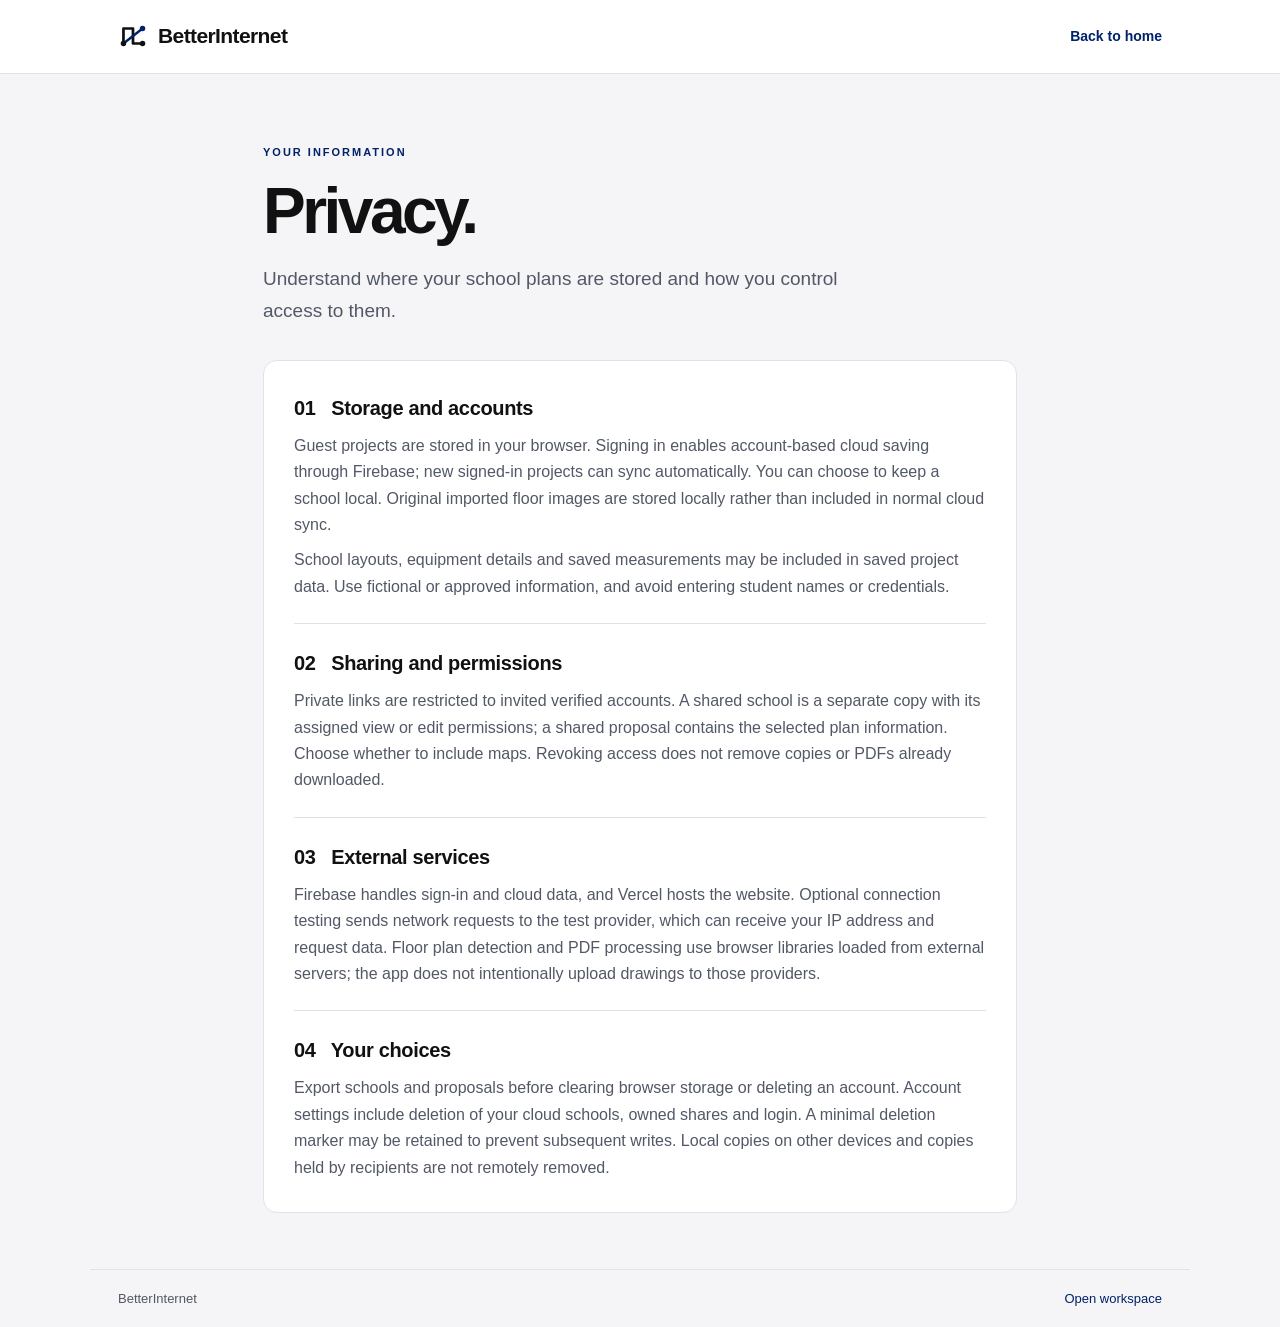
<file: privacy.html>
<!doctype html><html lang="en"><head><meta charset="utf-8"><meta name="viewport" content="width=device-width, initial-scale=1"><title>Privacy | BetterInternet</title><link rel="icon" href="/favicon.svg" type="image/svg+xml"><style>
:root{color-scheme:light;--blue:#012169;--muted:#525866;--line:#dfe3e9}*{box-sizing:border-box}body{margin:0;background:#f5f5f7;color:#111;font:16px/1.65 -apple-system,BlinkMacSystemFont,"Segoe UI",Arial,sans-serif}header{background:white;border-bottom:1px solid var(--line)}nav{max-width:1100px;margin:auto;padding:19px 28px;display:flex;align-items:center;justify-content:space-between;gap:20px}a{color:var(--blue);text-decoration:none}a:hover{text-decoration:underline}a:focus-visible{outline:3px solid var(--blue);outline-offset:4px}.brand{display:flex;gap:10px;align-items:center;font-size:21px;font-weight:700;letter-spacing:-.6px;color:#111}.brand img{width:30px;height:30px}.back{font-size:14px;font-weight:600}main{max-width:810px;margin:auto;padding:64px 28px 40px}.eyebrow{color:var(--blue);font-size:11px;text-transform:uppercase;letter-spacing:2px;font-weight:700}h1{font-size:clamp(40px,7vw,64px);letter-spacing:-.055em;line-height:1.05;margin:14px 0 18px}.lead{font-size:19px;color:var(--muted);max-width:600px;margin:0 0 34px}.content{background:white;border:1px solid var(--line);border-radius:14px;padding:8px 30px}section{padding:23px 0}section+section{border-top:1px solid var(--line)}h2{font-size:20px;letter-spacing:-.35px;margin:0 0 8px}p{color:var(--muted);margin:0 0 9px}p:last-child{margin:0}footer{font-size:13px;color:var(--muted);border-top:1px solid var(--line);padding:18px 28px;max-width:1100px;margin:16px auto 0;display:flex;justify-content:space-between;gap:14px}@media(max-width:550px){nav{padding:15px 20px}.brand{font-size:18px}main{padding:36px 20px}.content{padding:0 20px}.lead{font-size:17px}footer{padding:16px 20px}}
</style></head><body><header><nav aria-label="Main navigation"><a class="brand" href="/"><img src="/favicon.svg" alt="">BetterInternet</a><a class="back" href="/">Back to home</a></nav></header><main><span class="eyebrow">Your information</span><h1>Privacy.</h1><p class="lead">Understand where your school plans are stored and how you control access to them.</p><div class="content"><section><h2>01 &nbsp; Storage and accounts</h2><p>Guest projects are stored in your browser. Signing in enables account-based cloud saving through Firebase; new signed-in projects can sync automatically. You can choose to keep a school local. Original imported floor images are stored locally rather than included in normal cloud sync.</p><p>School layouts, equipment details and saved measurements may be included in saved project data. Use fictional or approved information, and avoid entering student names or credentials.</p></section><section><h2>02 &nbsp; Sharing and permissions</h2><p>Private links are restricted to invited verified accounts. A shared school is a separate copy with its assigned view or edit permissions; a shared proposal contains the selected plan information. Choose whether to include maps. Revoking access does not remove copies or PDFs already downloaded.</p></section><section><h2>03 &nbsp; External services</h2><p>Firebase handles sign-in and cloud data, and Vercel hosts the website. Optional connection testing sends network requests to the test provider, which can receive your IP address and request data. Floor plan detection and PDF processing use browser libraries loaded from external servers; the app does not intentionally upload drawings to those providers.</p></section><section><h2>04 &nbsp; Your choices</h2><p>Export schools and proposals before clearing browser storage or deleting an account. Account settings include deletion of your cloud schools, owned shares and login. A minimal deletion marker may be retained to prevent subsequent writes. Local copies on other devices and copies held by recipients are not remotely removed.</p></section></div></main><footer><span>BetterInternet</span><a href="/studio">Open workspace</a></footer></body></html>
</file>
<file: studio12.css>
/* A single canvas workspace; existing advanced controls remain reachable via More. */
body.studio-page #studio{padding:16px 24px 24px!important;max-width:1600px!important}body.studio-page header{position:relative!important}body.studio-page #studio .intro{margin-bottom:8px!important}body.studio-page #schoolTitle{font-size:28px!important;letter-spacing:-.8px}#schoolSubtitle{display:none!important}body.studio-page #workspace32,body.studio-page #nav32,body.studio-page #companion33,body.studio-page #studio .topActions{display:none!important}.floorbar31{display:none!important}#canvasPanel>.panel-head,#canvasPanel>.inline11,.overlaybar31{display:none!important}#studio .studio{gap:0!important;position:relative!important}#studio #canvasPanel{border-radius:14px;overflow:visible;min-height:340px;border:1px solid #dfe2e8;box-shadow:none}#studio #buildPanel{position:absolute!important;top:48px!important;left:12px!important;width:240px!important;z-index:12!important;max-height:65vh!important;overflow:auto!important;box-shadow:0 8px 30px #0002!important;border-radius:14px!important}#studio #propertiesPanel{top:48px!important;right:12px!important;z-index:11!important;border-radius:14px!important}#studio #planwrap{max-height:calc(100vh - 245px)!important;min-height:220px!important}#studio #planwrap svg{max-height:calc(100vh - 245px)!important}#studio .marker-label{display:none!important}#studio [data-type].selected .marker-label{display:block!important}.bi12head,.bi12floors,.bi12tools,.bi12foot{display:flex;align-items:center;gap:7px;flex-wrap:wrap}.bi12head{margin-left:auto}.bi12floors{margin:9px 0 7px;flex-wrap:nowrap;overflow:auto;scrollbar-width:thin}.bi12floor{display:flex;align-items:center;white-space:nowrap;border-radius:9px;border:1px solid transparent;gap:0}.bi12floor.active{background:#e8edff;border-color:#d4ddff}.bi12floor button{border:0;background:transparent;padding:9px 11px;font-size:13px;color:#3d4759}.bi12floor.active button{color:#012169;font-weight:650}.bi12floor input{width:130px;padding:8px;border:1px solid #012169;border-radius:7px}.bi12tools{padding:8px 12px;border-bottom:1px solid #e5e7eb;background:#fff;border-radius:14px 14px 0 0}.bi12tools button,.bi12foot button,.bi12head button{min-height:36px;padding:7px 11px;font-size:13px;border-radius:8px}.bi12tools select{padding:7px 10px;border:1px solid #dce1ea;border-radius:8px;background:white;font:inherit;font-size:13px}.bi12foot{padding:10px 0;justify-content:space-between;gap:12px}.bi12foot .primary{min-height:44px}.bi12hint{font-size:13px;color:#566071;max-width:720px}.bi12space{flex:1}.bi12menu{display:grid;gap:6px}.bi12menu button{text-align:left;min-height:42px}.bi12menu details{padding:8px 0}.bi12welcome{text-align:center;padding:10px}.bi12welcome h2{font-size:30px!important;letter-spacing:-1px}.bi12welcome img{width:48px;margin-bottom:12px}.bi12welcome .bi12menu button{padding:15px;display:block}.bi12welcome small{display:block;font-weight:400;color:#667085;margin-top:4px}.bi12welcome input{width:100%;padding:12px;border:1px solid #dce1ea;border-radius:9px;margin:8px 0}.bi12scan{max-width:100%;max-height:280px;display:block;margin:10px auto;border:1px solid #ddd}.bi12measure{display:grid;grid-template-columns:repeat(3,1fr);gap:8px;margin:12px 0}.bi12measure div{padding:12px;background:#f5f5f7;border-radius:10px}.bi12measure b{display:block;font-size:22px}.bi12measure small{color:#666}.bi12list{max-height:240px;overflow:auto}.bi12list>div{padding:8px 0;border-bottom:1px solid #ddd}.bi12tools button:focus-visible,.bi12floor button:focus-visible,.bi12head button:focus-visible{outline:3px solid #012169;outline-offset:2px}body.bi12present .bi12tools,body.bi12present .bi12head,body.bi12present #buildPanel,body.bi12present #propertiesPanel,body.bi12present .bi12floors,body.bi12present #studio>.intro,body.bi12present .bi12hint{display:none!important}.bi12present #studio #planwrap,.bi12present #studio #planwrap svg{max-height:75vh!important}@media(max-width:750px){body.studio-page #studio{padding:12px!important}#studio #buildPanel,#studio #propertiesPanel{position:relative!important;top:auto!important;left:auto!important;right:auto!important;width:100%!important;max-height:45vh!important;order:2!important}#studio #planwrap,#studio #planwrap svg{max-height:none!important}.bi12head{margin-left:0}.bi12tools{gap:4px}.bi12tools button{padding:7px;font-size:12px}.bi12foot{align-items:flex-start}.bi12foot .primary{width:100%}.bi12measure{grid-template-columns:1fr}}

#studio #canvasPanel .inline11{display:none!important}.bi12welcome>svg{display:block;margin:0 auto 12px;width:48px;height:48px}#studio #buildPanel[hidden],#studio #propertiesPanel[hidden]{display:none!important}.bi12floor button{min-height:40px}body.studio-page #studio #planwrap{max-height:calc(100vh - 285px)!important}body.studio-page #studio #planwrap svg{max-height:calc(100vh - 285px)!important}@media(max-width:750px){body.studio-page #studio #planwrap,body.studio-page #studio #planwrap svg{max-height:none!important}}
/* 1.3: subtractive redesign. Keep legacy wiring hidden, not competing with the task. */
body:not(.studio-page) #home{min-height:calc(100svh - 68px);display:grid;place-items:center;padding:48px 22px;background:#f5f5f7}
body:not(.studio-page) #studio{display:none!important}
#home .hero{display:block;max-width:680px;text-align:center;background:white;border:1px solid #e5e5eb;border-radius:28px;padding:clamp(32px,7vw,72px);box-shadow:0 8px 36px #18203a09}
#home .hero h1{font-size:clamp(40px,6vw,64px);line-height:1.05;letter-spacing:-.055em;margin:0 0 18px}
#home .hero p{font-size:clamp(17px,2vw,20px);color:#62636b;margin:0 auto 30px;max-width:390px}
#home .hero .eyebrow,#home .hero-art,#home .mission,#home .hero .controls,#homePlanner31{display:none!important}
#home .hero .bi13cta{padding:16px 28px;border-radius:14px;font-size:17px;min-width:min(240px,100%);text-align:center}
#home .hero .bi13cta:after{content:' →'}
.bi13text{color:#012169!important;border:0!important;background:transparent!important;font-weight:600;min-height:40px}
.bi12welcome{padding:4px 2px 10px}.bi12welcome h2{font-size:26px!important;margin:6px 0 16px}.bi12welcome .bi12menu button{font-size:16px;padding:15px;text-align:left}.bi12welcome p.small{margin:8px 0 0}.bi12welcome .bi13text{margin:6px auto}
#more12{font-size:0!important;min-width:40px}#more12:after{content:'···';font-size:23px;line-height:1}
#measure12,#presentation12{display:none!important}.bi12present #presentation12{display:inline-block!important}
.bi12tools #select12{border:0;background:transparent}.bi12tools #fit12{font-size:12px}.bi12tools #jack12{font-size:12px}
#studio .bi12tools{padding:8px;gap:5px}.bi12tools button,.bi12head button,.bi12floor button{min-height:40px}.bi12foot{padding:8px 0}
#studio #result33 .planhead37 .caption37{display:none}#studio #result33 .next37{background:transparent;border:0;padding:8px 0}#studio #result33 .links37 #export37{display:none}#studio #result33 .report11{border:0;padding:5px 0}#studio #result33 .report11 #shareReport11{background:#012169;color:white;border-color:#012169}#studio #result33 .list37{max-height:280px;overflow:auto}
#dialogBody>details{margin:12px 0}#dialogBody summary{cursor:pointer;font-weight:600;padding:8px 0}#dialogBody textarea,#dialogBody input:not([type=checkbox]),#dialogBody select{border:1px solid #dfe1e7;border-radius:9px;padding:9px;background:white;font:inherit;max-width:100%}#dialogBody textarea{resize:vertical}#dialogBody .bi12list select{margin:0 0 6px 24px;max-width:calc(100% - 24px)}
#studio #planwrap .impacttext37{font-weight:650}
@media(max-width:580px){#home .hero{padding:32px 22px;border-radius:22px}.bi12tools #zoom12{display:none}.bi12foot .bi12head{width:100%}.bi12foot #find12{width:100%}}
#jack12{display:none!important}.bi12foot #find12[hidden]{display:none!important}#morePlan13{border-top:1px solid #e7e7eb;margin-top:12px;padding-top:8px}#morePlan13 summary{font-size:13px;font-weight:600;cursor:pointer;color:#012169;padding:8px 0}#morePlan13 .next37{padding:6px 0!important}#morePlan13 .links37 #impact37{background:white;color:#012169}#morePlan13 #installed11{margin:8px 0}.bi13purchase{font-size:12px;color:#51596a;line-height:1.4;margin:12px 0}#studio #result33 .report11 #shareReport11{min-height:44px;font-size:14px}#studio #result33 .report11 #savePlan11{font-size:13px}#studio #result33 .planhead37 p{font-size:14px}#studio #result33 .caption37{font-size:12px}#studio #result33 .planhead37+.impactline37+.caption37{display:none}#dialogBody .bi12list{display:grid;gap:5px}
#studio #result33 .planhead37 .cost37 .caption37{display:block!important;color:#626978;font-size:11px;font-weight:400}.bi12floor button:focus-visible,.bi13text:focus-visible{outline:3px solid #012169;outline-offset:2px}
/* 1.4: one workspace, fewer controls; blueprint detail, no dashboard hero. */
body:not(.studio-page) #home{display:flex;flex-direction:column;justify-content:center;align-items:center;gap:0;background:#fff;min-height:calc(100svh - 70px);padding:clamp(20px,5vw,70px) 24px}#home .hero{position:relative;isolation:isolate;overflow:hidden;width:100%;max-width:1120px;min-height:350px;text-align:left;border:0;border-radius:0;background:#fff;box-shadow:none;padding:clamp(32px,6vw,86px) clamp(12px,4vw,64px)}#home .hero>div:first-child{position:relative;z-index:2;max-width:650px}#home .hero:after{content:'';position:absolute;inset:0 0 0 45%;z-index:-1;opacity:.52;background-image:linear-gradient(90deg,white,transparent 50%),url("data:image/svg+xml,%3Csvg xmlns='http://www.w3.org/2000/svg' width='560' height='440' viewBox='0 0 560 440'%3E%3Cdefs%3E%3Cpattern id='g' width='24' height='24' patternUnits='userSpaceOnUse'%3E%3Cpath d='M24 0H0V24' stroke='%23e1e7f5' stroke-width='.65' fill='none'/%3E%3C/pattern%3E%3C/defs%3E%3Crect width='560' height='440' fill='url(%23g)'/%3E%3Cg transform='translate(74 42) skewY(-12)' stroke='%239bafd9' stroke-width='1.3' fill='none'%3E%3Cpath d='M0 0H390V310H0ZM0 125H390M0 170H390M110 0V125M245 0V125M105 170V310M260 170V310'/%3E%3Cpath d='M55 60H180V92H315V228H180V260H52' stroke='%23012169' stroke-width='2' stroke-dasharray='5 5'/%3E%3Cg fill='%23012169' stroke='white'%3E%3Crect x='51' y='56' width='8' height='8' rx='2'/%3E%3Crect x='176' y='88' width='8' height='8' rx='2'/%3E%3Crect x='311' y='224' width='8' height='8' rx='2'/%3E%3Crect x='48' y='256' width='8' height='8' rx='2'/%3E%3C/g%3E%3C/g%3E%3C/svg%3E");background-size:cover;background-position:center}#home .hero h1{font-size:clamp(42px,6.1vw,82px);font-weight:650;letter-spacing:-.06em;line-height:1.02}#home .hero p{margin:0 0 24px;max-width:460px;color:#525866;font-size:clamp(16px,1.6vw,20px)}#home .hero .eyebrow{display:block!important;font-size:10px;color:#656d7e;letter-spacing:1.8px;margin-bottom:18px}#home .hero .bi13cta{border-radius:8px;min-width:0;padding:13px 22px;font-size:15px}.homeNote14{display:block;margin-top:14px;color:#666b75;font-size:12px}.homeFeatures14{display:grid;grid-template-columns:repeat(3,1fr);gap:24px;width:100%;max-width:1000px;border-top:1px solid #e5e7ed;padding:28px 10px 14px}.homeFeatures14>div{display:grid;grid-template-columns:28px 1fr;gap:4px 12px;align-items:center}.homeFeatures14 svg{width:26px;height:26px;color:#012169;grid-row:span 2}.homeFeatures14 b{font-size:15px;font-weight:600}.homeFeatures14 span{font-size:13px;color:#656b76}.mode14{display:flex;gap:2px;background:#f0f1f5;padding:3px;border-radius:10px}.mode14 button{border:0;background:transparent;color:#59616f;font-weight:550;min-width:68px}.mode14 button[aria-pressed=true]{background:white;color:#012169;box-shadow:0 1px 4px #17233d12}.bi12head #schoolList12{border:0;background:transparent}.bi12foot{padding:8px 0}.bi12tools #select12,.bi12tools #fit12{border:0;background:transparent}body[data-mode14=build] #result33{display:none!important}body[data-mode14=build] #view12{display:none}body[data-mode14=improve] #add12,body[data-mode14=improve] #ap12,body[data-mode14=improve] #select12,body[data-mode14=improve] #undo12,body[data-mode14=improve] #redo12,body[data-mode14=improve] #bulk25{display:none!important}#studio #propertiesPanel{padding:22px!important;box-sizing:border-box;max-height:calc(100vh - 210px);overflow-y:auto}#studio #propertiesPanel .field{margin:13px 0}#studio #propertiesPanel input,#studio #propertiesPanel select{min-height:36px}#studio #inspector>strong{display:block;margin-bottom:12px}#studio #propertiesPanel .small{line-height:1.4}#studio #inspector button{margin-top:6px}#bulk25:not([hidden]){display:flex;gap:8px;align-items:center;flex-wrap:wrap;padding:9px 12px;border-bottom:1px solid #dfe3eb;background:#f3f6ff}#bulk25 input{width:92px}#bulk25 input,#bulk25 select,.scanbar14 select{border:1px solid #d4dae6;border-radius:7px;padding:7px;background:white;font:inherit;font-size:13px}#scanMap14{width:100%;max-height:420px;touch-action:none;user-select:none}.scanbar14,.scanbar14>div{display:flex;align-items:center;gap:7px;flex-wrap:wrap}.scanbar14 [hidden]{display:none!important}.scanbar14 button{min-height:36px}.planrow14{display:flex;align-items:center;gap:8px;border-top:1px solid #e5e7ed;padding:9px 0}.planrow14>button:first-child{flex:1;text-align:left;border:0;background:transparent;padding:8px 0;min-width:0}.planrow14 small{display:block;color:#656d79;font-size:12px;line-height:1.4;margin-top:5px}.planrow14>button:last-child{border:0;background:transparent;color:#777}.planrow14>strong{white-space:nowrap}#studio #savePlan11{display:none!important}#studio #result33 .report11{gap:8px}#studio #result33 .report11 #shareReport11{width:auto}#studio #result33 .planhead37{padding:12px 0}#dialogBody{padding:18px 22px!important}#dialogBody .primary{min-height:42px}#studio #buildPanel{padding:18px!important}#studio #propertiesPanel #inspector{padding:0!important}#studio #propertiesPanel #inspector .field label{font-size:12px}#studio #canvasPanel{overflow:hidden}#studio #planwrap{padding:10px}#home .hero .bi13cta:after{content:' →'}@media(max-width:650px){#home .hero{padding:35px 8px;min-height:0}#home .hero:after{inset:0 0 0 15%;opacity:.18}.homeFeatures14{grid-template-columns:1fr;gap:17px;padding:22px 8px}.bi12head{width:100%;justify-content:space-between}.mode14{flex:1;justify-content:center}.mode14 button{min-width:55px}.bi12head #schoolList12{font-size:12px}#studio #propertiesPanel{padding:20px!important;max-height:45vh}#dialogBody{padding:12px!important}}
body[data-mode14=build] #planArea37.has-plan37{display:block!important}body[data-mode14=build] #mapArea37{width:100%!important;max-width:none!important}body[data-mode14=build] #planwrap{margin:auto!important;max-width:1000px!important}body[data-mode14=build] #planArea37.has-plan37 #mapArea37 #planwrap{max-width:1000px!important}.privacy14{border:0;background:transparent;color:#69717e;font-size:12px;padding:10px;margin-top:12px}

/* 1.4.1 — restrained navy, consistent surfaces, compact actions. */
:root{--brand:#012169;--navy:#001640}body.studio-page{background:#f5f5f7}#home .hero{min-height:420px}#home .hero p{max-width:none;line-height:1.6}#home .hero .bi13cta:hover,button.primary:hover{background:#001640!important}#home .hero .bi13cta:focus-visible,button:focus-visible,a:focus-visible{outline:3px solid #012169;outline-offset:3px}#home .privacy14{margin-top:0;text-decoration:none;border-bottom:1px solid #d3d8e2;border-radius:0;padding:6px 2px;color:#012169}#home .homeFeatures14{display:none!important}.popover141{position:fixed;z-index:1000;width:218px;padding:6px;border:1px solid #d6dbe5;border-radius:12px;background:#f9fafc;box-shadow:0 10px 34px #00164026;display:grid;gap:2px}.popover141 button{display:flex;align-items:center;gap:10px;text-align:left;border:0;background:transparent;min-height:41px;padding:10px;border-radius:6px;font-size:13px;color:#17243b}.popover141 button:nth-child(3),.popover141 button:nth-child(5){border-top:1px solid #e2e5eb;border-radius:0}.popover141 button:hover,.popover141 button:focus-visible{background:#e6ebf4;outline:0}.popover141 svg{width:17px;height:17px;fill:none;stroke:#012169;stroke-width:1.7;stroke-linecap:round;stroke-linejoin:round}.settings141{display:grid;gap:12px}.settings141>div{background:#f5f5f7;border:1px solid #e1e4ea;border-radius:10px;padding:13px;display:grid;gap:5px}.settings141 h3{font-size:13px;color:#495367;margin:0 0 3px}.settings141 button{border:0;background:white;text-align:left;padding:10px;min-height:40px}dialog{border:1px solid #dce1ea!important;box-shadow:0 20px 70px #00164030!important}dialog::backdrop{background:#14203965!important}#dialogBody{background:#fff}#dialogBody details{background:#f5f5f7;border:1px solid #e2e5eb;border-radius:9px;padding:7px 12px}#dialogBody details[open]{padding-bottom:13px}#dialogBody details summary{color:#012169}#studio #propertiesPanel{background:#fff!important}#studio #buildPanel{background:#f9fafb!important}.mode14{background:#e7eaf0}.bi12floor.active{background:#e5eaf4;border-color:#d2daea}.bi12floor.active button{color:#012169}.bi12head button,.bi12tools button{font-weight:550}@media(max-width:650px){#home .hero{min-height:0}#home .hero p{font-size:16px}#home .hero h1{font-size:clamp(39px,9vw,54px)}#home .hero:after{opacity:.12}.popover141{max-width:calc(100vw - 16px)}}@media(prefers-reduced-motion:reduce){*,*::before,*::after{scroll-behavior:auto!important;animation:none!important;transition:none!important}}
/* Reserve space for the primary action on desktop. */
@media(min-width:751px){body.studio-page #studio #planwrap,body.studio-page #studio #planwrap svg{max-height:calc(100svh - 330px)!important}body.studio-page #studio #planwrap{min-height:180px!important}}
</file>
